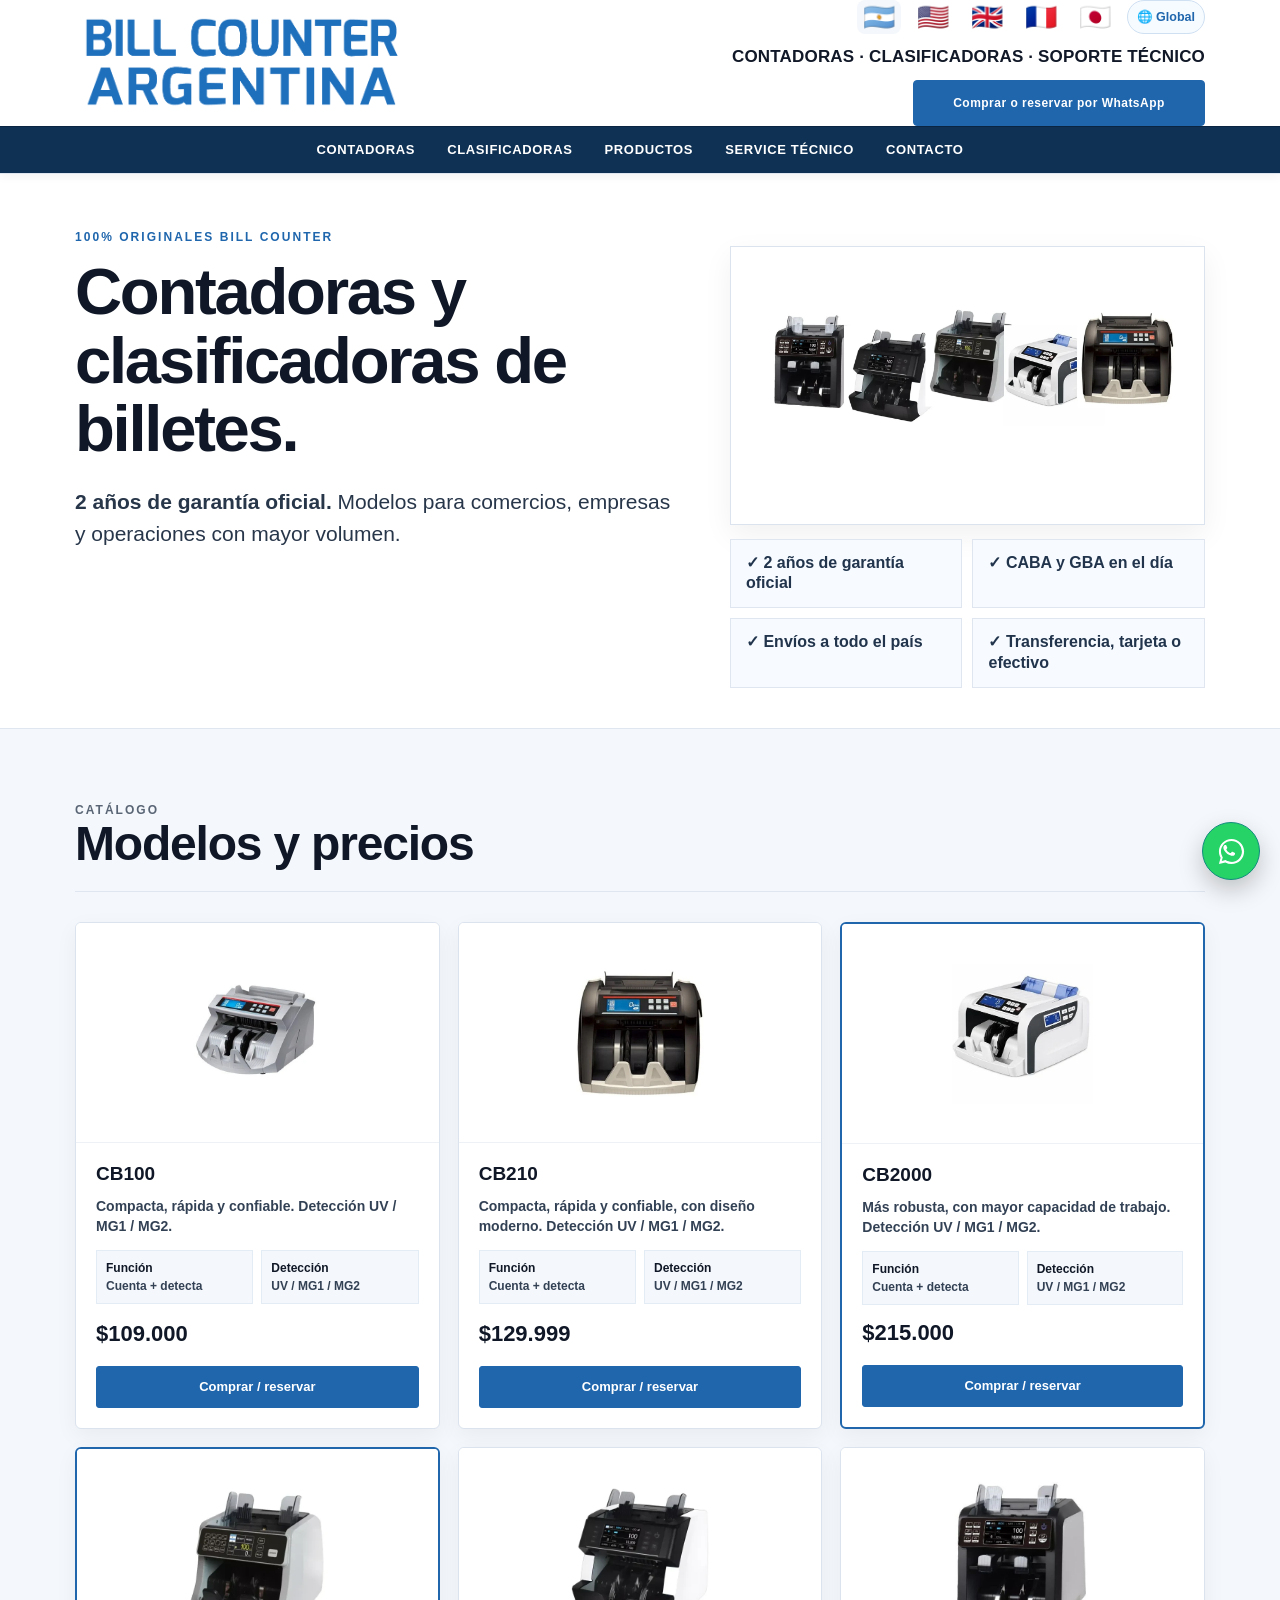
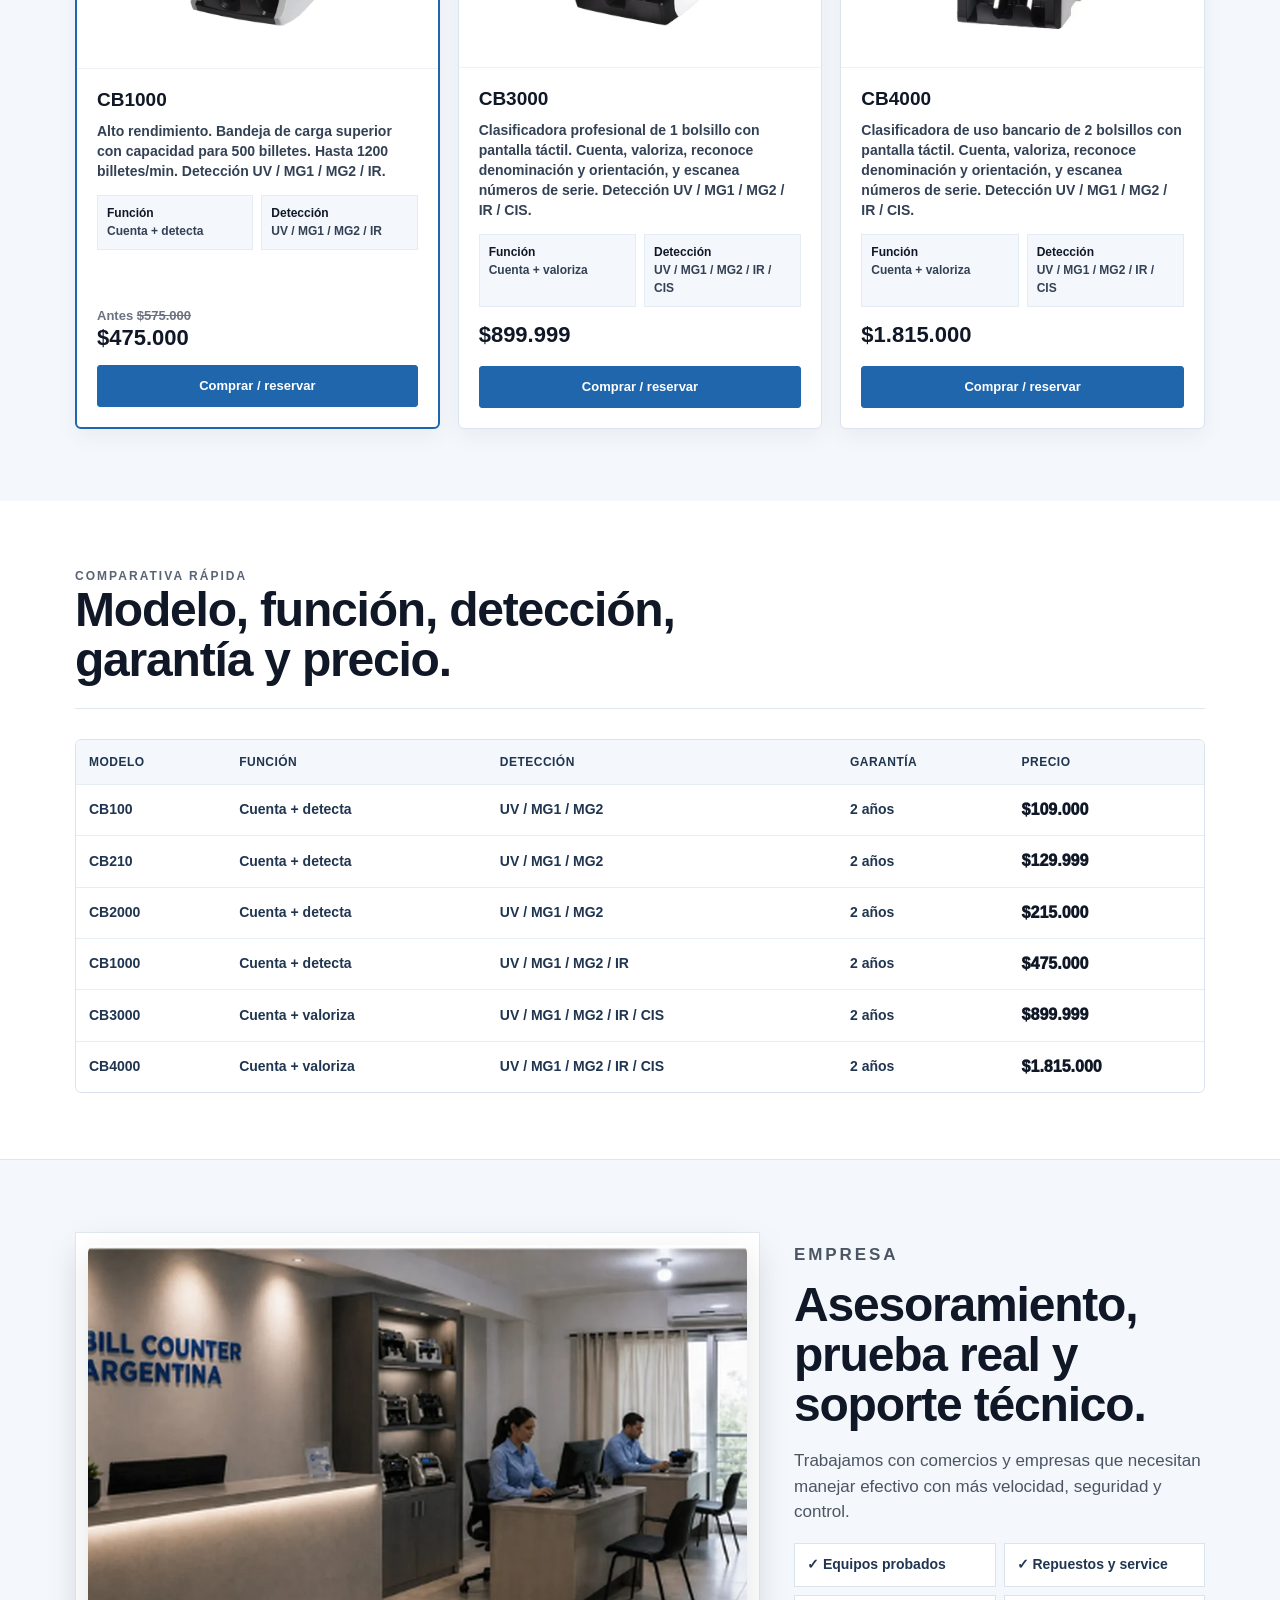
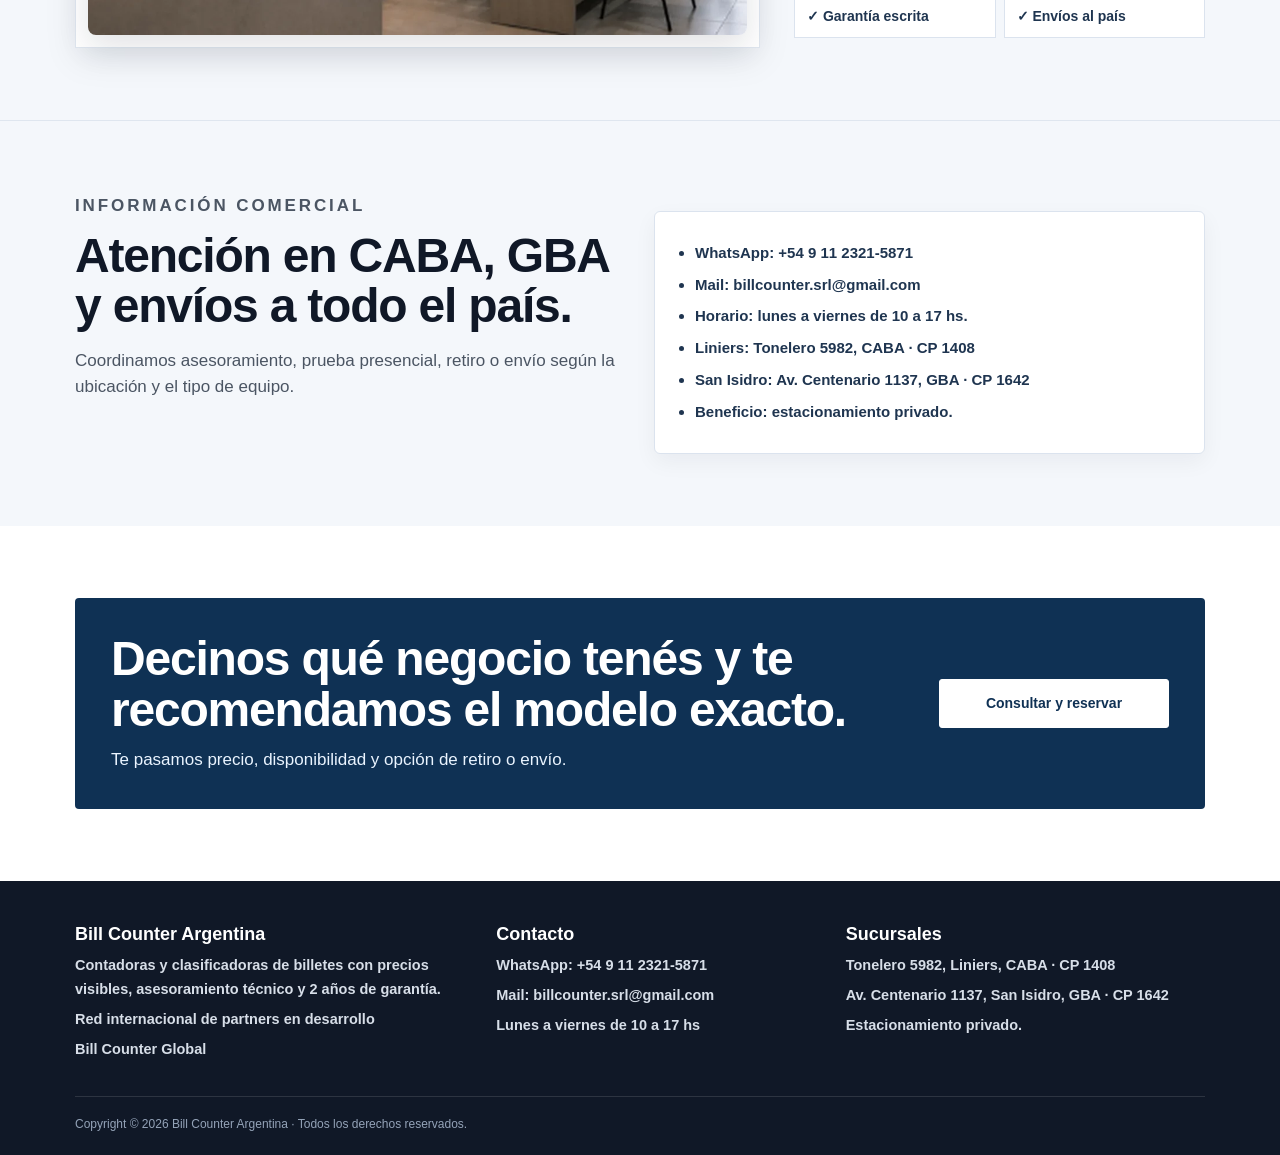
<file: index.html>
<!doctype html>
<html lang="es-AR">
<head>
  <meta charset="utf-8">
  <meta name="viewport" content="width=device-width, initial-scale=1">
  <title>Bill Counter Argentina | Contadoras y clasificadoras de billetes</title>
  <meta name="description" content="Contadoras y clasificadoras de billetes Bill Counter con precios visibles, detección de falsos, soporte local y 2 años de garantía.">
  <link rel="canonical" href="https://www.billcounter.com.ar/">
  <link rel="alternate" hreflang="es-AR" href="https://www.billcounter.com.ar/">
  <link rel="alternate" hreflang="en-US" href="https://www.billcounter.com.ar/en-us/">
  <link rel="alternate" hreflang="en-GB" href="https://www.billcounter.com.ar/en-gb/">
  <link rel="alternate" hreflang="fr" href="https://www.billcounter.com.ar/fr/">
  <link rel="alternate" hreflang="ja" href="https://www.billcounter.com.ar/ja/">
  <link rel="alternate" hreflang="x-default" href="https://www.billcounter.com.ar/">
  <meta property="og:title" content="Bill Counter Argentina | Contadoras y clasificadoras de billetes">
  <meta property="og:description" content="Modelos con precios visibles, garantía de 2 años, soporte técnico local y atención por WhatsApp.">
  <meta property="og:type" content="website">
  <meta property="og:image" content="https://www.billcounter.com.ar/assets/img/cb2000.webp">
  <link rel="stylesheet" href="assets/styles.css">
  <style>
    .conversion-hero{background:#fff;border-bottom:1px solid #dfe6ef;padding:54px 0 40px}.conversion-hero .hero-grid{grid-template-columns:1fr .78fr;gap:46px;align-items:start}.hero-copy h1{max-width:660px}.hero-side-panel{padding-top:18px}.hero-line-media{background:#fff;border:1px solid #dbe3ee;padding:12px;margin-bottom:14px;box-shadow:0 10px 28px rgba(16,24,39,.06)}.hero-line-media img{width:100%;height:auto}.hero-bullets{display:grid;grid-template-columns:repeat(2,1fr);gap:10px;margin:0}.hero-bullets div{border:1px solid #dfe6ef;background:#f7fbff;padding:13px 15px;font-weight:850;color:#21344c;line-height:1.3}.catalog-intro{display:grid;grid-template-columns:1fr;gap:20px;align-items:end}.catalog-intro p{max-width:620px}.product-card.featured-product{border:2px solid #1f66ad}.product-img{display:flex!important;align-items:center!important;justify-content:center!important;height:220px!important;padding:18px!important}.product-img img{width:auto!important;object-fit:contain!important;display:block!important;margin:auto!important}.product-img img.photo-cb100{max-height:136px!important;max-width:75.6%!important}.product-img img.photo-cb210{max-height:136px!important;max-width:75.6%!important}.product-img img.photo-cb2000{max-height:140px!important;max-width:77.9%!important}.product-img img.photo-cb1000{max-height:147px!important;max-width:81.6%!important}.product-img img.photo-cb3000{max-height:150px!important;max-width:83.2%!important}.product-img img.photo-cb4000{max-height:157px!important;max-width:87%!important}.product-short{font-weight:750;color:#334155;line-height:1.42}.product-meta{display:grid;grid-template-columns:1fr 1fr;gap:8px;margin-top:2px}.product-meta div{background:#f4f7fb;border:1px solid #e3ebf4;padding:8px 9px;font-size:12px;color:#334155;font-weight:750}.product-meta strong{display:block;color:#101827;font-size:12px;font-weight:900}.card-actions{display:grid}.card-actions .btn.small.whatsapp{text-align:center}.header-lang .global-link{font-size:12.5px!important;padding:6px 9px!important;border:1px solid #cfe0f2;border-radius:999px;background:#f6fbff;color:#1f66ad;text-decoration:none;font-weight:900;white-space:nowrap}.buy-table-wrap{overflow:auto;border:1px solid #dbe3ee;border-radius:6px;background:#fff}.buy-table{width:100%;border-collapse:collapse;min-width:760px}.buy-table th,.buy-table td{padding:13px;border-bottom:1px solid #e6edf5;text-align:left;font-size:14px}.buy-table th{background:#f4f7fb;color:#1f3550;text-transform:uppercase;letter-spacing:.04em;font-size:12px}.buy-table tbody td{font-weight:750;color:#1f3550}.buy-table tr:last-child td{border-bottom:0}.buy-table .price-cell{font-weight:950;color:#101827;font-size:16px}.institution-grid{display:grid;grid-template-columns:1.25fr .75fr;gap:34px;align-items:center}.office-card img{width:100%;height:390px;object-fit:cover;border-radius:8px;box-shadow:0 12px 32px rgba(16,24,39,.12)}.institution-list{display:grid;grid-template-columns:1fr 1fr;gap:8px;margin-top:18px}.institution-list div{background:#fff;border:1px solid #dbe3ee;padding:10px 12px;font-weight:850;color:#1f3550}.commercial-grid{display:grid;grid-template-columns:1fr 1fr;gap:28px;align-items:start}.detail-box{background:#fff;border:1px solid #dbe3ee;border-radius:6px;padding:22px;box-shadow:0 8px 22px rgba(16,24,39,.05)}.detail-box li{font-size:15px;font-weight:750;line-height:1.65;color:#1f3550}.footer-grid p,.footer-grid a{font-size:14.5px;font-weight:700;line-height:1.65}.price-note{font-size:13px;color:#596575;margin-top:12px}.fixed-wa{display:flex!important;align-items:center!important;justify-content:center!important;width:58px!important;height:58px!important;border-radius:999px!important;padding:0!important;background:#25D366!important;box-shadow:0 10px 24px rgba(0,0,0,.22)!important}.fixed-wa svg{width:31px;height:31px;display:block;fill:#fff}.fixed-wa span{display:none}@media(max-width:920px){.conversion-hero .hero-grid,.catalog-intro,.institution-grid,.commercial-grid{grid-template-columns:1fr}.hero-side-panel{padding-top:0}.institution-list{grid-template-columns:1fr}}@media(max-width:560px){body{font-size:14px;line-height:1.38}.container{width:min(100% - 24px,1130px)!important}.header-main{padding:12px 0!important}.header-main .brand img{width:205px!important;max-width:74vw!important}.header-right{margin-top:9px!important;gap:6px!important}.header-lang{gap:4px!important}.header-lang .flaglink{font-size:19px!important;padding:2px 3px!important}.header-lang .global-link{font-size:10.5px!important;padding:4px 6px!important}.header-claim{font-size:10.5px!important;line-height:1.25!important}.header-cta{padding:8px 10px!important;font-size:10.5px!important;max-width:300px!important}.nav-strip .corporate-navlinks{padding:7px 0!important;gap:9px!important;font-size:9px!important}.conversion-hero{padding:24px 0 22px!important}.hero-copy h1{font-size:30px!important;line-height:1.03!important}.lead{font-size:15px!important;line-height:1.45!important;margin-top:13px!important}.hero-line-media{padding:8px!important;margin:12px 0!important}.hero-bullets{grid-template-columns:1fr 1fr!important;gap:7px!important;margin-top:15px!important}.hero-bullets div{padding:8px!important;font-size:12px!important;line-height:1.25}.section,.compact-section{padding:30px 0!important}.formal-head{padding-bottom:13px!important;margin-bottom:16px!important}.eyebrow{font-size:10.5px!important;letter-spacing:.13em!important}h2{font-size:27px!important;line-height:1.04!important}.section-head p{font-size:14px!important;line-height:1.45}.product-grid.formal-grid{gap:10px!important}.product-img{height:145px!important;padding:10px!important}.product-img img.photo-cb100{max-height:90px!important}.product-img img.photo-cb210{max-height:90px!important}.product-img img.photo-cb2000{max-height:92px!important}.product-img img.photo-cb1000{max-height:97px!important}.product-img img.photo-cb3000{max-height:98px!important}.product-img img.photo-cb4000{max-height:103px!important}.card-body{padding:12px!important;gap:7px!important}.product-title{font-size:18px!important}.product-short{font-size:13px!important;font-weight:750!important}.product-meta{grid-template-columns:1fr 1fr!important;gap:5px!important}.product-meta div{font-size:11px!important;padding:6px!important}.price,.price-now{font-size:21px!important}.card-actions .btn.small{padding:8px 9px!important;font-size:11.5px!important}.buy-table{min-width:0!important}.buy-table th,.buy-table td{padding:9px 5px!important;font-size:11.5px!important}.buy-table .price-cell{font-size:12px!important}.office-card img{height:250px!important}.institution-list div{padding:9px!important;font-size:11.5px!important}.detail-box{padding:16px!important}.detail-box li{font-size:13.5px!important}.cta-band{padding:18px!important}.cta-band h2{font-size:24px!important}.cta-band p{font-size:14px!important}.footer{padding:28px 0 18px!important}.footer-grid{grid-template-columns:1fr!important;gap:16px!important}.footer p,.footer a{font-size:13.5px!important}.fixed-wa{width:54px!important;height:54px!important;right:12px!important;bottom:12px!important;font-size:0!important}.fixed-wa:after{content:none!important}.fixed-wa svg{width:29px!important;height:29px!important}}
  </style>
</head>
<body>
  <header class="topbar corporate-header">
    <div class="container header-main">
      <a class="brand" href="" aria-label="Bill Counter Argentina"><img src="assets/img/logo.png" alt="Bill Counter Argentina"></a>
      <div class="header-right"><div class="header-lang" aria-label="Idiomas"><a class="flaglink active" href="">🇦🇷</a><a class="flaglink" href="en-us/">🇺🇸</a><a class="flaglink" href="en-gb/">🇬🇧</a><a class="flaglink" href="fr/">🇫🇷</a><a class="flaglink" href="ja/">🇯🇵</a><a class="flaglink global-link" href="https://billcounterglobal.com/" target="_blank" rel="noopener">🌐 Global</a></div><p class="header-claim">Contadoras · clasificadoras · soporte técnico</p><a class="btn header-cta" href="https://wa.me/5491123215871?text=Hola%2C%20quiero%20comprar%20o%20reservar%20una%20contadora%20Bill%20Counter." target="_blank" rel="noopener">Comprar o reservar por WhatsApp</a></div>
    </div>
    <nav class="nav-strip" aria-label="Navegación principal"><div class="container navlinks corporate-navlinks"><a href="contadoras-de-billetes/">Contadoras</a><a href="clasificadoras-de-billetes/">Clasificadoras</a><a href="productos/">Productos</a><a href="service/">Service técnico</a><a href="contacto/">Contacto</a></div></nav>
  </header>

  <main>
    <section class="hero conversion-hero"><div class="container hero-grid"><div class="hero-copy"><p class="eyebrow">100% originales Bill Counter</p><h1>Contadoras y clasificadoras de billetes.</h1><p class="lead"><strong>2 años de garantía oficial.</strong> Modelos para comercios, empresas y operaciones con mayor volumen.</p></div><div class="hero-side-panel"><div class="hero-line-media"><img src="assets/img/linea-productos.webp" alt="Línea de contadoras y clasificadoras de billetes Bill Counter" width="1600" height="900"></div><div class="hero-bullets"><div>✓ 2 años de garantía oficial</div><div>✓ CABA y GBA en el día</div><div>✓ Envíos a todo el país</div><div>✓ Transferencia, tarjeta o efectivo</div></div></div></div></section>

    <section class="section soft" id="productos"><div class="container"><div class="section-head formal-head catalog-intro"><div><p class="eyebrow">Catálogo</p><h2>Modelos y precios</h2></div></div><div class="product-grid formal-grid">
      <article class="product-card"><a class="product-img" href="productos/billcounter-100/"><img class="photo-cb100" src="assets/img/billcounter-100.webp" alt="Contadora de billetes Bill Counter CB100" loading="lazy"></a><div class="card-body"><a class="product-title" href="productos/billcounter-100/">CB100</a><p class="product-short">Compacta, rápida y confiable. Detección UV / MG1 / MG2.</p><div class="product-meta"><div><strong>Función</strong>Cuenta + detecta</div><div><strong>Detección</strong>UV / MG1 / MG2</div></div><div class="price">$109.000</div><div class="card-actions"><a class="btn small whatsapp" href="https://wa.me/5491123215871?text=Hola%2C%20quiero%20comprar%20o%20reservar%20la%20Bill%20Counter%20CB100." target="_blank" rel="noopener">Comprar / reservar</a></div></div></article>
      <article class="product-card"><a class="product-img" href="productos/cb210/"><img class="photo-cb210" src="assets/img/cb210.webp" alt="Contadora de billetes Bill Counter CB210" loading="lazy"></a><div class="card-body"><a class="product-title" href="productos/cb210/">CB210</a><p class="product-short">Compacta, rápida y confiable, con diseño moderno. Detección UV / MG1 / MG2.</p><div class="product-meta"><div><strong>Función</strong>Cuenta + detecta</div><div><strong>Detección</strong>UV / MG1 / MG2</div></div><div class="price">$129.999</div><div class="card-actions"><a class="btn small whatsapp" href="https://wa.me/5491123215871?text=Hola%2C%20quiero%20comprar%20o%20reservar%20la%20Bill%20Counter%20CB210." target="_blank" rel="noopener">Comprar / reservar</a></div></div></article>
      <article class="product-card featured-product"><a class="product-img" href="productos/cb2000/"><img class="photo-cb2000" src="assets/img/cb2000.webp" alt="Contadora de billetes Bill Counter CB2000" loading="lazy"></a><div class="card-body"><a class="product-title" href="productos/cb2000/">CB2000</a><p class="product-short">Más robusta, con mayor capacidad de trabajo. Detección UV / MG1 / MG2.</p><div class="product-meta"><div><strong>Función</strong>Cuenta + detecta</div><div><strong>Detección</strong>UV / MG1 / MG2</div></div><div class="price">$215.000</div><div class="card-actions"><a class="btn small whatsapp" href="https://wa.me/5491123215871?text=Hola%2C%20quiero%20comprar%20o%20reservar%20la%20Bill%20Counter%20CB2000." target="_blank" rel="noopener">Comprar / reservar</a></div></div></article>
      <article class="product-card featured-product"><a class="product-img" href="productos/cb1000/"><img class="photo-cb1000" src="assets/img/cb1000.webp" alt="Contadora de billetes Bill Counter CB1000" loading="lazy"></a><div class="card-body"><a class="product-title" href="productos/cb1000/">CB1000</a><p class="product-short">Alto rendimiento. Bandeja de carga superior con capacidad para 500 billetes. Hasta 1200 billetes/min. Detección UV / MG1 / MG2 / IR.</p><div class="product-meta"><div><strong>Función</strong>Cuenta + detecta</div><div><strong>Detección</strong>UV / MG1 / MG2 / IR</div></div><div class="price price-offer"><span class="price-before">Antes <s>$575.000</s></span><span class="price-now">$475.000</span></div><div class="card-actions"><a class="btn small whatsapp" href="https://wa.me/5491123215871?text=Hola%2C%20quiero%20comprar%20o%20reservar%20la%20Bill%20Counter%20CB1000%20en%20oferta." target="_blank" rel="noopener">Comprar / reservar</a></div></div></article>
      <article class="product-card"><a class="product-img" href="productos/cb3000/"><img class="photo-cb3000" src="assets/img/cb3000.webp" alt="Clasificadora de billetes Bill Counter CB3000" loading="lazy"></a><div class="card-body"><a class="product-title" href="productos/cb3000/">CB3000</a><p class="product-short">Clasificadora profesional de 1 bolsillo con pantalla táctil. Cuenta, valoriza, reconoce denominación y orientación, y escanea números de serie. Detección UV / MG1 / MG2 / IR / CIS.</p><div class="product-meta"><div><strong>Función</strong>Cuenta + valoriza</div><div><strong>Detección</strong>UV / MG1 / MG2 / IR / CIS</div></div><div class="price">$899.999</div><div class="card-actions"><a class="btn small whatsapp" href="https://wa.me/5491123215871?text=Hola%2C%20quiero%20comprar%20o%20reservar%20la%20clasificadora%20Bill%20Counter%20CB3000." target="_blank" rel="noopener">Comprar / reservar</a></div></div></article>
      <article class="product-card"><a class="product-img" href="productos/cb4000/"><img class="photo-cb4000" src="assets/img/cb4000.webp" alt="Clasificadora de billetes Bill Counter CB4000" loading="lazy"></a><div class="card-body"><a class="product-title" href="productos/cb4000/">CB4000</a><p class="product-short">Clasificadora de uso bancario de 2 bolsillos con pantalla táctil. Cuenta, valoriza, reconoce denominación y orientación, y escanea números de serie. Detección UV / MG1 / MG2 / IR / CIS.</p><div class="product-meta"><div><strong>Función</strong>Cuenta + valoriza</div><div><strong>Detección</strong>UV / MG1 / MG2 / IR / CIS</div></div><div class="price">$1.815.000</div><div class="card-actions"><a class="btn small whatsapp" href="https://wa.me/5491123215871?text=Hola%2C%20quiero%20comprar%20o%20reservar%20la%20clasificadora%20Bill%20Counter%20CB4000." target="_blank" rel="noopener">Comprar / reservar</a></div></div></article>
    </div></div></section>

    <section class="section compact-section" id="comparativa"><div class="container"><div class="section-head formal-head"><div><p class="eyebrow">Comparativa rápida</p><h2>Modelo, función, detección, garantía y precio.</h2></div></div><div class="buy-table-wrap"><table class="buy-table"><thead><tr><th>Modelo</th><th>Función</th><th>Detección</th><th>Garantía</th><th>Precio</th></tr></thead><tbody><tr><td>CB100</td><td>Cuenta + detecta</td><td>UV / MG1 / MG2</td><td>2 años</td><td class="price-cell">$109.000</td></tr><tr><td>CB210</td><td>Cuenta + detecta</td><td>UV / MG1 / MG2</td><td>2 años</td><td class="price-cell">$129.999</td></tr><tr><td>CB2000</td><td>Cuenta + detecta</td><td>UV / MG1 / MG2</td><td>2 años</td><td class="price-cell">$215.000</td></tr><tr><td>CB1000</td><td>Cuenta + detecta</td><td>UV / MG1 / MG2 / IR</td><td>2 años</td><td class="price-cell">$475.000</td></tr><tr><td>CB3000</td><td>Cuenta + valoriza</td><td>UV / MG1 / MG2 / IR / CIS</td><td>2 años</td><td class="price-cell">$899.999</td></tr><tr><td>CB4000</td><td>Cuenta + valoriza</td><td>UV / MG1 / MG2 / IR / CIS</td><td>2 años</td><td class="price-cell">$1.815.000</td></tr></tbody></table></div></div></section>

    <section class="section soft institutional" id="quienes-somos"><div class="container institution-grid"><div class="office-card"><img src="assets/img/oficina-showroom.webp" alt="Showroom y atención comercial Bill Counter Argentina" loading="lazy"></div><div class="copy institutional-copy"><p class="eyebrow">Empresa</p><h2>Asesoramiento, prueba real y soporte técnico.</h2><p>Trabajamos con comercios y empresas que necesitan manejar efectivo con más velocidad, seguridad y control.</p><div class="institution-list"><div>✓ Equipos probados</div><div>✓ Repuestos y service</div><div>✓ Garantía escrita</div><div>✓ Envíos al país</div></div></div></div></section>

    <section class="section soft commercial-section"><div class="container commercial-grid"><div class="copy"><p class="eyebrow">Información comercial</p><h2>Atención en CABA, GBA y envíos a todo el país.</h2><p>Coordinamos asesoramiento, prueba presencial, retiro o envío según la ubicación y el tipo de equipo.</p></div><div class="detail-box formal-info"><ul class="list"><li><strong>WhatsApp:</strong> +54 9 11 2321-5871</li><li><strong>Mail:</strong> billcounter.srl@gmail.com</li><li><strong>Horario:</strong> lunes a viernes de 10 a 17 hs.</li><li><strong>Liniers:</strong> Tonelero 5982, CABA · CP 1408</li><li><strong>San Isidro:</strong> Av. Centenario 1137, GBA · CP 1642</li><li><strong>Beneficio:</strong> estacionamiento privado.</li></ul></div></div></section>

    <section class="section"><div class="container cta-band formal-cta"><div><h2>Decinos qué negocio tenés y te recomendamos el modelo exacto.</h2><p>Te pasamos precio, disponibilidad y opción de retiro o envío.</p></div><a class="btn dark" href="https://wa.me/5491123215871?text=Hola%2C%20quiero%20que%20me%20recomienden%20el%20modelo%20ideal%20y%20reservarlo.%20Mi%20negocio%20es%3A%20" target="_blank" rel="noopener">Consultar y reservar</a></div></section>
  </main>

  <footer class="footer"><div class="container"><div class="footer-grid"><div><h3>Bill Counter Argentina</h3><p>Contadoras y clasificadoras de billetes con precios visibles, asesoramiento técnico y 2 años de garantía.</p><p><a href="partners/">Red internacional de partners en desarrollo</a></p><p><a href="https://billcounterglobal.com/" target="_blank" rel="noopener">Bill Counter Global</a></p></div><div><h3>Contacto</h3><p>WhatsApp: <a href="https://wa.me/5491123215871?text=Hola%2C%20quiero%20consultar%20por%20Bill%20Counter.">+54 9 11 2321-5871</a></p><p>Mail: <a href="mailto:billcounter.srl@gmail.com">billcounter.srl@gmail.com</a></p><p>Lunes a viernes de 10 a 17 hs</p></div><div><h3>Sucursales</h3><p>Tonelero 5982, Liniers, CABA · CP 1408</p><p>Av. Centenario 1137, San Isidro, GBA · CP 1642</p><p>Estacionamiento privado.</p></div></div><div class="copyright">Copyright © 2026 Bill Counter Argentina · Todos los derechos reservados.</div></div></footer>
  <a class="btn whatsapp fixed-wa" href="https://wa.me/5491123215871?text=Hola%2C%20quiero%20asesoramiento%20para%20elegir%20una%20contadora%20de%20billetes." target="_blank" rel="noopener" aria-label="WhatsApp"><svg viewBox="0 0 32 32" aria-hidden="true"><path d="M19.11 17.2c-.3-.15-1.76-.87-2.03-.97-.27-.1-.47-.15-.67.15-.2.3-.77.97-.95 1.17-.17.2-.35.22-.65.07-.3-.15-1.26-.46-2.4-1.48-.89-.79-1.49-1.77-1.66-2.07-.17-.3-.02-.46.13-.61.13-.13.3-.35.45-.52.15-.17.2-.3.3-.5.1-.2.05-.37-.02-.52-.07-.15-.67-1.62-.92-2.22-.24-.58-.49-.5-.67-.51h-.57c-.2 0-.52.07-.8.37-.27.3-1.05 1.02-1.05 2.5s1.07 2.9 1.22 3.1c.15.2 2.1 3.2 5.08 4.48.71.31 1.26.49 1.69.63.71.23 1.36.2 1.87.12.57-.08 1.76-.72 2.01-1.42.25-.7.25-1.3.17-1.42-.07-.13-.27-.2-.57-.35z"/><path d="M16.02 3C8.85 3 3.03 8.82 3.03 15.99c0 2.29.6 4.52 1.74 6.49L3 29l6.68-1.75a12.9 12.9 0 0 0 6.34 1.62h.01c7.17 0 12.99-5.82 12.99-12.99C29.02 8.82 23.19 3 16.02 3zm0 23.67h-.01c-2.01 0-3.98-.54-5.7-1.55l-.41-.24-3.96 1.04 1.06-3.86-.27-.4a10.7 10.7 0 0 1-1.64-5.68c0-5.98 4.86-10.84 10.84-10.84 2.9 0 5.62 1.13 7.67 3.18a10.78 10.78 0 0 1 3.17 7.66c0 5.98-4.86 10.84-10.84 10.84z"/></svg><span>WhatsApp</span></a>
</body>
</html>
</file>
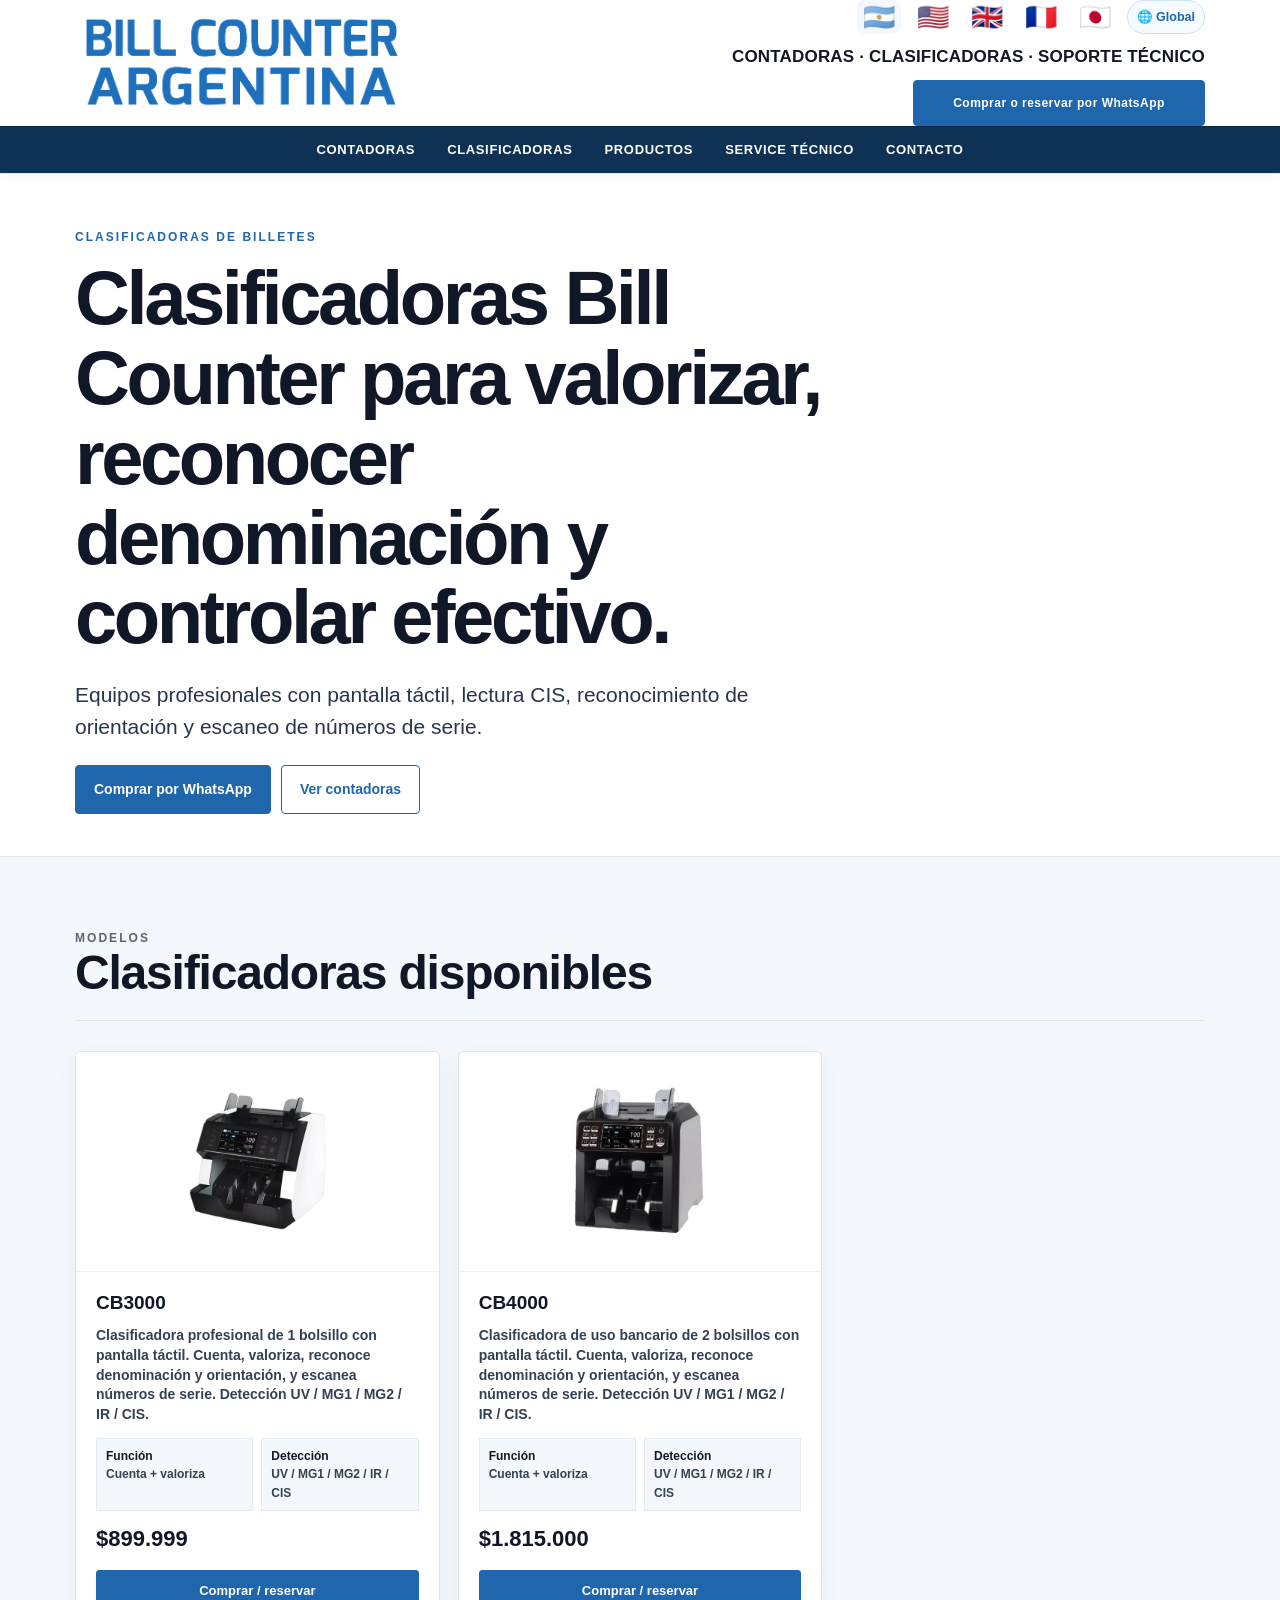
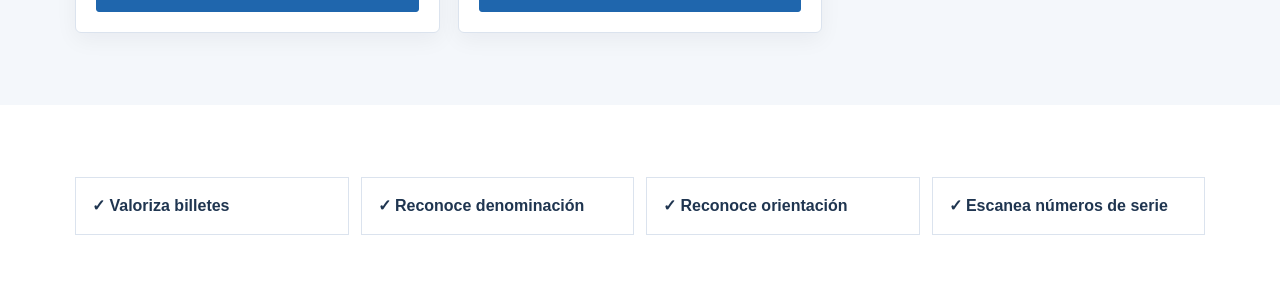
<file: clasificadoras-de-billetes/index.html>
<!doctype html>
<html lang="es-AR">
<head>
  <meta charset="utf-8">
  <meta name="viewport" content="width=device-width, initial-scale=1">
  <title>Clasificadoras de billetes Bill Counter | CB3000 y CB4000</title>
  <meta name="description" content="Clasificadoras de billetes Bill Counter CB3000 y CB4000. Valorizan, reconocen denominación y orientación, escanean números de serie y usan detección CIS.">
  <link rel="canonical" href="https://www.billcounter.com.ar/clasificadoras-de-billetes/">
  <meta property="og:title" content="Clasificadoras de billetes Bill Counter | CB3000 y CB4000">
  <meta property="og:description" content="Clasificadoras profesionales Bill Counter con reconocimiento de denominación, orientación y números de serie.">
  <meta property="og:type" content="website">
  <meta property="og:image" content="https://www.billcounter.com.ar/assets/img/linea-productos.webp">
  <link rel="stylesheet" href="../assets/styles.css">
  <style>
    .category-hero{background:#fff;border-bottom:1px solid #dfe6ef;padding:54px 0 42px}.category-hero h1{max-width:780px}.category-hero .lead{max-width:780px}.category-nav{display:flex;gap:10px;flex-wrap:wrap;margin-top:22px}.category-nav .btn{white-space:nowrap}.product-img{display:flex!important;align-items:center!important;justify-content:center!important;height:220px!important;padding:18px!important}.product-img img{width:auto!important;object-fit:contain!important;display:block!important;margin:auto!important}.product-img img.photo-cb3000{max-height:150px!important;max-width:83.2%!important}.product-img img.photo-cb4000{max-height:157px!important;max-width:87%!important}.product-short{font-weight:750;color:#334155;line-height:1.42}.product-meta{display:grid;grid-template-columns:1fr 1fr;gap:8px;margin-top:2px}.product-meta div{background:#f4f7fb;border:1px solid #e3ebf4;padding:8px 9px;font-size:12px;color:#334155;font-weight:750}.product-meta strong{display:block;color:#101827;font-size:12px;font-weight:900}.card-actions{display:grid}.card-actions .btn.small.whatsapp{text-align:center}.feature-grid{display:grid;grid-template-columns:repeat(4,1fr);gap:12px}.feature-grid div{background:#fff;border:1px solid #dbe3ee;padding:16px;font-weight:850;color:#1f3550}.header-lang .global-link{font-size:12.5px!important;padding:6px 9px!important;border:1px solid #cfe0f2;border-radius:999px;background:#f6fbff;color:#1f66ad;text-decoration:none;font-weight:900;white-space:nowrap}@media(max-width:920px){.feature-grid{grid-template-columns:1fr 1fr}}@media(max-width:560px){.feature-grid{grid-template-columns:1fr}.product-img{height:145px!important;padding:10px!important}.product-img img.photo-cb3000{max-height:98px!important}.product-img img.photo-cb4000{max-height:103px!important}.header-lang .global-link{font-size:10.5px!important;padding:4px 6px!important}.category-hero{padding:28px 0 24px!important}.category-nav .btn{width:100%;text-align:center}}
  </style>
</head>
<body>
  <header class="topbar corporate-header">
    <div class="container header-main">
      <a class="brand" href="../" aria-label="Bill Counter Argentina"><img src="../assets/img/logo.png" alt="Bill Counter Argentina"></a>
      <div class="header-right"><div class="header-lang" aria-label="Idiomas"><a class="flaglink active" href="../">🇦🇷</a><a class="flaglink" href="../en-us/">🇺🇸</a><a class="flaglink" href="../en-gb/">🇬🇧</a><a class="flaglink" href="../fr/">🇫🇷</a><a class="flaglink" href="../ja/">🇯🇵</a><a class="flaglink global-link" href="https://billcounterglobal.com/" target="_blank" rel="noopener">🌐 Global</a></div><p class="header-claim">Contadoras · clasificadoras · soporte técnico</p><a class="btn header-cta" href="https://wa.me/5491123215871?text=Hola%2C%20quiero%20comprar%20o%20reservar%20una%20clasificadora%20Bill%20Counter." target="_blank" rel="noopener">Comprar o reservar por WhatsApp</a></div>
    </div>
    <nav class="nav-strip" aria-label="Navegación principal"><div class="container navlinks corporate-navlinks"><a href="../contadoras-de-billetes/">Contadoras</a><a href="../clasificadoras-de-billetes/">Clasificadoras</a><a href="../productos/">Productos</a><a href="../service/">Service técnico</a><a href="../contacto/">Contacto</a></div></nav>
  </header>

  <main>
    <section class="category-hero"><div class="container"><p class="eyebrow">Clasificadoras de billetes</p><h1>Clasificadoras Bill Counter para valorizar, reconocer denominación y controlar efectivo.</h1><p class="lead">Equipos profesionales con pantalla táctil, lectura CIS, reconocimiento de orientación y escaneo de números de serie.</p><div class="category-nav"><a class="btn" href="https://wa.me/5491123215871?text=Hola%2C%20quiero%20comprar%20o%20reservar%20una%20clasificadora%20Bill%20Counter." target="_blank" rel="noopener">Comprar por WhatsApp</a><a class="btn ghost" href="../contadoras-de-billetes/">Ver contadoras</a></div></div></section>

    <section class="section soft"><div class="container"><div class="section-head formal-head"><div><p class="eyebrow">Modelos</p><h2>Clasificadoras disponibles</h2></div></div><div class="product-grid formal-grid">
      <article class="product-card"><a class="product-img" href="../productos/cb3000/"><img class="photo-cb3000" src="../assets/img/cb3000.webp" alt="Clasificadora de billetes Bill Counter CB3000" loading="lazy"></a><div class="card-body"><a class="product-title" href="../productos/cb3000/">CB3000</a><p class="product-short">Clasificadora profesional de 1 bolsillo con pantalla táctil. Cuenta, valoriza, reconoce denominación y orientación, y escanea números de serie. Detección UV / MG1 / MG2 / IR / CIS.</p><div class="product-meta"><div><strong>Función</strong>Cuenta + valoriza</div><div><strong>Detección</strong>UV / MG1 / MG2 / IR / CIS</div></div><div class="price">$899.999</div><div class="card-actions"><a class="btn small whatsapp" href="https://wa.me/5491123215871?text=Hola%2C%20quiero%20comprar%20o%20reservar%20la%20clasificadora%20Bill%20Counter%20CB3000." target="_blank" rel="noopener">Comprar / reservar</a></div></div></article>
      <article class="product-card"><a class="product-img" href="../productos/cb4000/"><img class="photo-cb4000" src="../assets/img/cb4000.webp" alt="Clasificadora de billetes Bill Counter CB4000" loading="lazy"></a><div class="card-body"><a class="product-title" href="../productos/cb4000/">CB4000</a><p class="product-short">Clasificadora de uso bancario de 2 bolsillos con pantalla táctil. Cuenta, valoriza, reconoce denominación y orientación, y escanea números de serie. Detección UV / MG1 / MG2 / IR / CIS.</p><div class="product-meta"><div><strong>Función</strong>Cuenta + valoriza</div><div><strong>Detección</strong>UV / MG1 / MG2 / IR / CIS</div></div><div class="price">$1.815.000</div><div class="card-actions"><a class="btn small whatsapp" href="https://wa.me/5491123215871?text=Hola%2C%20quiero%20comprar%20o%20reservar%20la%20clasificadora%20Bill%20Counter%20CB4000." target="_blank" rel="noopener">Comprar / reservar</a></div></div></article>
    </div></div></section>

    <section class="section"><div class="container"><div class="feature-grid"><div>✓ Valoriza billetes</div><div>✓ Reconoce denominación</div><div>✓ Reconoce orientación</div><div>✓ Escanea números de serie</div></div></div></section>
  </main>
</body>
</html>
</file>
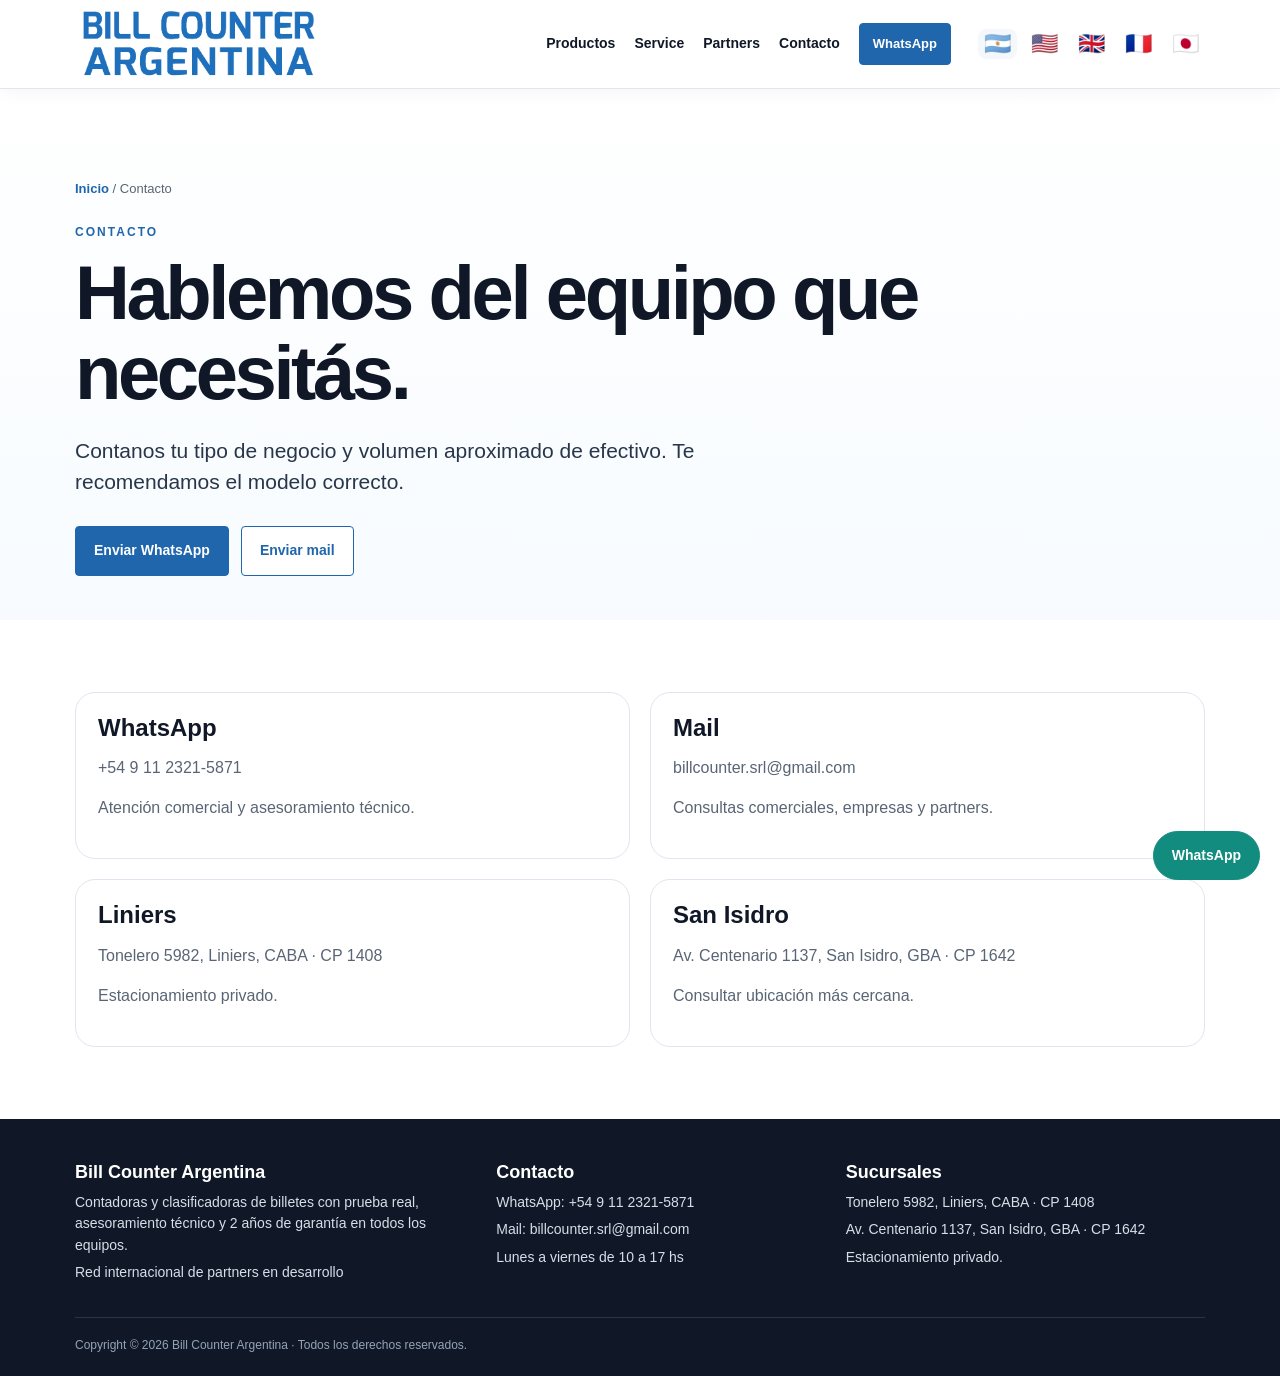
<file: contacto/index.html>
<!doctype html>
<html lang="es-AR">
<head>
  <meta charset="utf-8">
  <meta name="viewport" content="width=device-width, initial-scale=1">
  <title>Contacto Bill Counter Argentina</title>
  <meta name="description" content="Contactá a Bill Counter Argentina por WhatsApp o mail. Horarios, sucursales en Liniers y San Isidro, asesoramiento técnico y comercial.">
  <link rel="canonical" href="https://www.billcounter.com.ar/contacto/">
  
    <link rel="alternate" hreflang="es-AR" href="https://www.billcounter.com.ar/">
    <link rel="alternate" hreflang="en-US" href="https://www.billcounter.com.ar/en-us/">
    <link rel="alternate" hreflang="en-GB" href="https://www.billcounter.com.ar/en-gb/">
    <link rel="alternate" hreflang="fr" href="https://www.billcounter.com.ar/fr/">
    <link rel="alternate" hreflang="ja" href="https://www.billcounter.com.ar/ja/">
    <link rel="alternate" hreflang="x-default" href="https://www.billcounter.com.ar/">
    
  <meta property="og:title" content="Contacto Bill Counter Argentina">
  <meta property="og:description" content="WhatsApp, mail, horarios y sucursales de Bill Counter Argentina.">
  <meta property="og:type" content="website">
  <meta property="og:image" content="https://www.billcounter.com.ar/assets/img/linea-productos.webp">
  <link rel="stylesheet" href="../assets/styles.css">
</head>
<body>

    <header class="topbar">
      <div class="container nav">
        <a class="brand" href="../">
          <img src="../assets/img/logo.png" alt="Bill Counter Argentina">
        </a>
        
      <nav class="navlinks" aria-label="Navegación principal">
        <a href="../#productos">Productos</a>
        <a href="../service/">Service</a>
        <a href="../partners/">Partners</a>
        <a href="../contacto/">Contacto</a>
        <a class="btn small whatsapp" href="https://wa.me/5491123215871?text=Hola%2C%20quiero%20asesoramiento%20para%20elegir%20una%20contadora%20de%20billetes." target="_blank" rel="noopener">WhatsApp</a>
        <span class="langs" aria-label="Idiomas">
          <a class="flaglink active" href="../">🇦🇷</a>
          <a class="flaglink" href="../en-us/">🇺🇸</a>
          <a class="flaglink" href="../en-gb/">🇬🇧</a>
          <a class="flaglink" href="../fr/">🇫🇷</a>
          <a class="flaglink" href="../ja/">🇯🇵</a>
        </span>
      </nav>
    
        <div class="mobile-menu"><a href="../#productos">Productos</a><span>·</span><a href="../contacto/">Contacto</a><span class="mobile-flags" aria-label="Idiomas"><a class="flaglink active" href="../">🇦🇷</a><a class="flaglink" href="../en-us/">🇺🇸</a><a class="flaglink" href="../en-gb/">🇬🇧</a><a class="flaglink" href="../fr/">🇫🇷</a><a class="flaglink" href="../ja/">🇯🇵</a></span></div>
      </div>
    </header>
    
<main>
<section class="lang-hero">
  <div class="container">
    <div class="breadcrumb"><a href="../">Inicio</a> / Contacto</div>
    <p class="eyebrow">Contacto</p>
    <h1>Hablemos del equipo que necesitás.</h1>
    <p class="lead">Contanos tu tipo de negocio y volumen aproximado de efectivo. Te recomendamos el modelo correcto.</p>
    <div class="hero-actions">
      <a class="btn whatsapp" href="https://wa.me/5491123215871?text=Hola%2C%20quiero%20consultar%20por%20una%20contadora%20o%20clasificadora%20Bill%20Counter." target="_blank" rel="noopener">Enviar WhatsApp</a>
      <a class="btn ghost" href="mailto:billcounter.srl@gmail.com">Enviar mail</a>
    </div>
  </div>
</section>
<section class="section">
  <div class="container partner-grid">
    <div class="partner-card"><h3>WhatsApp</h3><p>+54 9 11 2321-5871</p><p>Atención comercial y asesoramiento técnico.</p></div>
    <div class="partner-card"><h3>Mail</h3><p>billcounter.srl@gmail.com</p><p>Consultas comerciales, empresas y partners.</p></div>
    <div class="partner-card"><h3>Liniers</h3><p>Tonelero 5982, Liniers, CABA · CP 1408</p><p>Estacionamiento privado.</p></div>
    <div class="partner-card"><h3>San Isidro</h3><p>Av. Centenario 1137, San Isidro, GBA · CP 1642</p><p>Consultar ubicación más cercana.</p></div>
  </div>
</section>
</main>

    <footer class="footer">
      <div class="container">
        <div class="footer-grid">
          <div>
            <h3>Bill Counter Argentina</h3>
            <p>Contadoras y clasificadoras de billetes con prueba real, asesoramiento técnico y 2 años de garantía en todos los equipos.</p>
            <p><a href="../partners/">Red internacional de partners en desarrollo</a></p>
          </div>
          <div>
            <h3>Contacto</h3>
            <p>WhatsApp: <a href="https://wa.me/5491123215871?text=Hola%2C%20quiero%20consultar%20por%20Bill%20Counter.">+54 9 11 2321-5871</a></p>
            <p>Mail: <a href="mailto:billcounter.srl@gmail.com">billcounter.srl@gmail.com</a></p>
            <p>Lunes a viernes de 10 a 17 hs</p>
          </div>
          <div>
            <h3>Sucursales</h3>
            <p>Tonelero 5982, Liniers, CABA · CP 1408</p>
            <p>Av. Centenario 1137, San Isidro, GBA · CP 1642</p>
            <p>Estacionamiento privado.</p>
          </div>
        </div>
        <div class="copyright">Copyright © 2026 Bill Counter Argentina · Todos los derechos reservados.</div>
      </div>
    </footer>
    <a class="btn whatsapp fixed-wa" href="https://wa.me/5491123215871?text=Hola%2C%20quiero%20asesoramiento%20para%20elegir%20una%20contadora%20de%20billetes." target="_blank" rel="noopener">WhatsApp</a>
    </body></html>
</file>
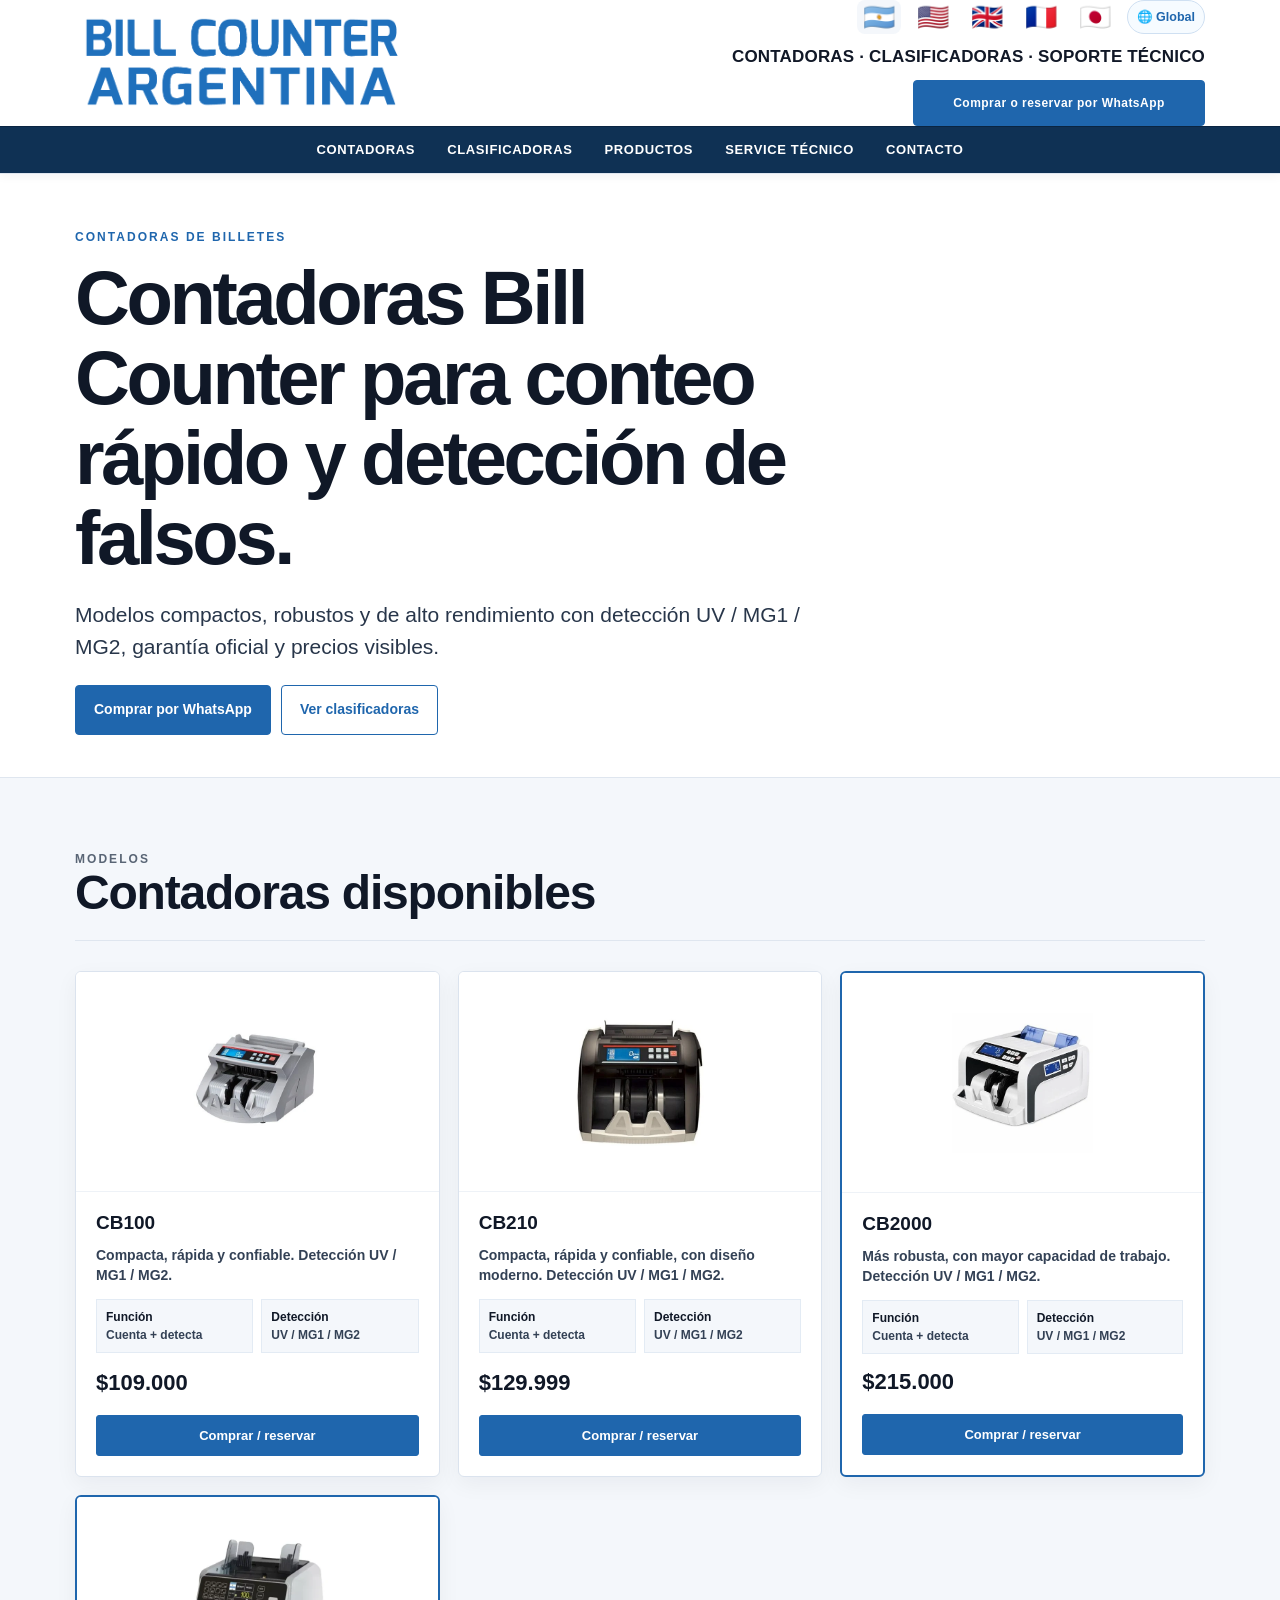
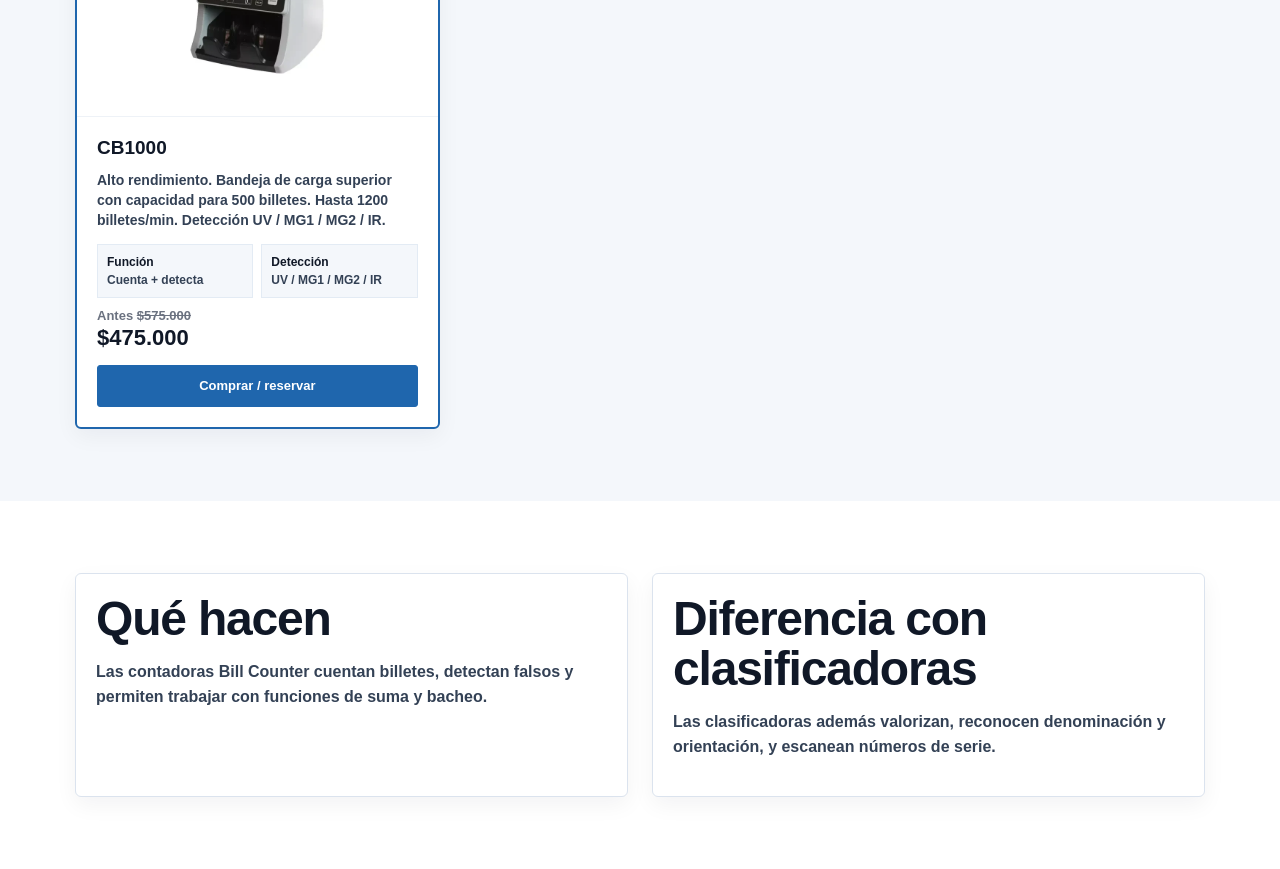
<file: contadoras-de-billetes/index.html>
<!doctype html>
<html lang="es-AR">
<head>
  <meta charset="utf-8">
  <meta name="viewport" content="width=device-width, initial-scale=1">
  <title>Contadoras de billetes Bill Counter | Precios y modelos</title>
  <meta name="description" content="Contadoras de billetes Bill Counter CB100, CB210, CB2000 y CB1000 con detección UV, MG1, MG2, garantía oficial y atención por WhatsApp.">
  <link rel="canonical" href="https://www.billcounter.com.ar/contadoras-de-billetes/">
  <meta property="og:title" content="Contadoras de billetes Bill Counter | Precios y modelos">
  <meta property="og:description" content="Contadoras Bill Counter con precios visibles, detección de falsos, garantía oficial y atención por WhatsApp.">
  <meta property="og:type" content="website">
  <meta property="og:image" content="https://www.billcounter.com.ar/assets/img/linea-productos.webp">
  <link rel="stylesheet" href="../assets/styles.css">
  <style>
    .category-hero{background:#fff;border-bottom:1px solid #dfe6ef;padding:54px 0 42px}.category-hero h1{max-width:760px}.category-hero .lead{max-width:760px}.category-nav{display:flex;gap:10px;flex-wrap:wrap;margin-top:22px}.category-nav .btn{white-space:nowrap}.product-card.featured-product{border:2px solid #1f66ad}.product-img{display:flex!important;align-items:center!important;justify-content:center!important;height:220px!important;padding:18px!important}.product-img img{width:auto!important;object-fit:contain!important;display:block!important;margin:auto!important}.product-img img.photo-cb100{max-height:136px!important;max-width:75.6%!important}.product-img img.photo-cb210{max-height:136px!important;max-width:75.6%!important}.product-img img.photo-cb2000{max-height:140px!important;max-width:77.9%!important}.product-img img.photo-cb1000{max-height:147px!important;max-width:81.6%!important}.product-short{font-weight:750;color:#334155;line-height:1.42}.product-meta{display:grid;grid-template-columns:1fr 1fr;gap:8px;margin-top:2px}.product-meta div{background:#f4f7fb;border:1px solid #e3ebf4;padding:8px 9px;font-size:12px;color:#334155;font-weight:750}.product-meta strong{display:block;color:#101827;font-size:12px;font-weight:900}.card-actions{display:grid}.card-actions .btn.small.whatsapp{text-align:center}.category-copy{display:grid;grid-template-columns:1fr 1fr;gap:24px}.info-box{background:#fff;border:1px solid #dbe3ee;border-radius:6px;padding:20px;box-shadow:0 8px 22px rgba(16,24,39,.05)}.info-box p{font-weight:750;color:#334155;line-height:1.55}.header-lang .global-link{font-size:12.5px!important;padding:6px 9px!important;border:1px solid #cfe0f2;border-radius:999px;background:#f6fbff;color:#1f66ad;text-decoration:none;font-weight:900;white-space:nowrap}@media(max-width:920px){.category-copy{grid-template-columns:1fr}}@media(max-width:560px){.product-img{height:145px!important;padding:10px!important}.product-img img.photo-cb100{max-height:90px!important}.product-img img.photo-cb210{max-height:90px!important}.product-img img.photo-cb2000{max-height:92px!important}.product-img img.photo-cb1000{max-height:97px!important}.header-lang .global-link{font-size:10.5px!important;padding:4px 6px!important}.category-hero{padding:28px 0 24px!important}.category-nav .btn{width:100%;text-align:center}}
  </style>
</head>
<body>
  <header class="topbar corporate-header">
    <div class="container header-main">
      <a class="brand" href="../" aria-label="Bill Counter Argentina"><img src="../assets/img/logo.png" alt="Bill Counter Argentina"></a>
      <div class="header-right"><div class="header-lang" aria-label="Idiomas"><a class="flaglink active" href="../">🇦🇷</a><a class="flaglink" href="../en-us/">🇺🇸</a><a class="flaglink" href="../en-gb/">🇬🇧</a><a class="flaglink" href="../fr/">🇫🇷</a><a class="flaglink" href="../ja/">🇯🇵</a><a class="flaglink global-link" href="https://billcounterglobal.com/" target="_blank" rel="noopener">🌐 Global</a></div><p class="header-claim">Contadoras · clasificadoras · soporte técnico</p><a class="btn header-cta" href="https://wa.me/5491123215871?text=Hola%2C%20quiero%20comprar%20o%20reservar%20una%20contadora%20Bill%20Counter." target="_blank" rel="noopener">Comprar o reservar por WhatsApp</a></div>
    </div>
    <nav class="nav-strip" aria-label="Navegación principal"><div class="container navlinks corporate-navlinks"><a href="../contadoras-de-billetes/">Contadoras</a><a href="../clasificadoras-de-billetes/">Clasificadoras</a><a href="../productos/">Productos</a><a href="../service/">Service técnico</a><a href="../contacto/">Contacto</a></div></nav>
  </header>

  <main>
    <section class="category-hero"><div class="container"><p class="eyebrow">Contadoras de billetes</p><h1>Contadoras Bill Counter para conteo rápido y detección de falsos.</h1><p class="lead">Modelos compactos, robustos y de alto rendimiento con detección UV / MG1 / MG2, garantía oficial y precios visibles.</p><div class="category-nav"><a class="btn" href="https://wa.me/5491123215871?text=Hola%2C%20quiero%20comprar%20o%20reservar%20una%20contadora%20Bill%20Counter." target="_blank" rel="noopener">Comprar por WhatsApp</a><a class="btn ghost" href="../clasificadoras-de-billetes/">Ver clasificadoras</a></div></div></section>

    <section class="section soft"><div class="container"><div class="section-head formal-head"><div><p class="eyebrow">Modelos</p><h2>Contadoras disponibles</h2></div></div><div class="product-grid formal-grid">
      <article class="product-card"><a class="product-img" href="../productos/billcounter-100/"><img class="photo-cb100" src="../assets/img/billcounter-100.webp" alt="Contadora de billetes Bill Counter CB100" loading="lazy"></a><div class="card-body"><a class="product-title" href="../productos/billcounter-100/">CB100</a><p class="product-short">Compacta, rápida y confiable. Detección UV / MG1 / MG2.</p><div class="product-meta"><div><strong>Función</strong>Cuenta + detecta</div><div><strong>Detección</strong>UV / MG1 / MG2</div></div><div class="price">$109.000</div><div class="card-actions"><a class="btn small whatsapp" href="https://wa.me/5491123215871?text=Hola%2C%20quiero%20comprar%20o%20reservar%20la%20Bill%20Counter%20CB100." target="_blank" rel="noopener">Comprar / reservar</a></div></div></article>
      <article class="product-card"><a class="product-img" href="../productos/cb210/"><img class="photo-cb210" src="../assets/img/cb210.webp" alt="Contadora de billetes Bill Counter CB210" loading="lazy"></a><div class="card-body"><a class="product-title" href="../productos/cb210/">CB210</a><p class="product-short">Compacta, rápida y confiable, con diseño moderno. Detección UV / MG1 / MG2.</p><div class="product-meta"><div><strong>Función</strong>Cuenta + detecta</div><div><strong>Detección</strong>UV / MG1 / MG2</div></div><div class="price">$129.999</div><div class="card-actions"><a class="btn small whatsapp" href="https://wa.me/5491123215871?text=Hola%2C%20quiero%20comprar%20o%20reservar%20la%20Bill%20Counter%20CB210." target="_blank" rel="noopener">Comprar / reservar</a></div></div></article>
      <article class="product-card featured-product"><a class="product-img" href="../productos/cb2000/"><img class="photo-cb2000" src="../assets/img/cb2000.webp" alt="Contadora de billetes Bill Counter CB2000" loading="lazy"></a><div class="card-body"><a class="product-title" href="../productos/cb2000/">CB2000</a><p class="product-short">Más robusta, con mayor capacidad de trabajo. Detección UV / MG1 / MG2.</p><div class="product-meta"><div><strong>Función</strong>Cuenta + detecta</div><div><strong>Detección</strong>UV / MG1 / MG2</div></div><div class="price">$215.000</div><div class="card-actions"><a class="btn small whatsapp" href="https://wa.me/5491123215871?text=Hola%2C%20quiero%20comprar%20o%20reservar%20la%20Bill%20Counter%20CB2000." target="_blank" rel="noopener">Comprar / reservar</a></div></div></article>
      <article class="product-card featured-product"><a class="product-img" href="../productos/cb1000/"><img class="photo-cb1000" src="../assets/img/cb1000.webp" alt="Contadora de billetes Bill Counter CB1000" loading="lazy"></a><div class="card-body"><a class="product-title" href="../productos/cb1000/">CB1000</a><p class="product-short">Alto rendimiento. Bandeja de carga superior con capacidad para 500 billetes. Hasta 1200 billetes/min. Detección UV / MG1 / MG2 / IR.</p><div class="product-meta"><div><strong>Función</strong>Cuenta + detecta</div><div><strong>Detección</strong>UV / MG1 / MG2 / IR</div></div><div class="price price-offer"><span class="price-before">Antes <s>$575.000</s></span><span class="price-now">$475.000</span></div><div class="card-actions"><a class="btn small whatsapp" href="https://wa.me/5491123215871?text=Hola%2C%20quiero%20comprar%20o%20reservar%20la%20Bill%20Counter%20CB1000%20en%20oferta." target="_blank" rel="noopener">Comprar / reservar</a></div></div></article>
    </div></div></section>

    <section class="section"><div class="container category-copy"><div class="info-box"><h2>Qué hacen</h2><p>Las contadoras Bill Counter cuentan billetes, detectan falsos y permiten trabajar con funciones de suma y bacheo.</p></div><div class="info-box"><h2>Diferencia con clasificadoras</h2><p>Las clasificadoras además valorizan, reconocen denominación y orientación, y escanean números de serie.</p></div></div></section>
  </main>
</body>
</html>
</file>
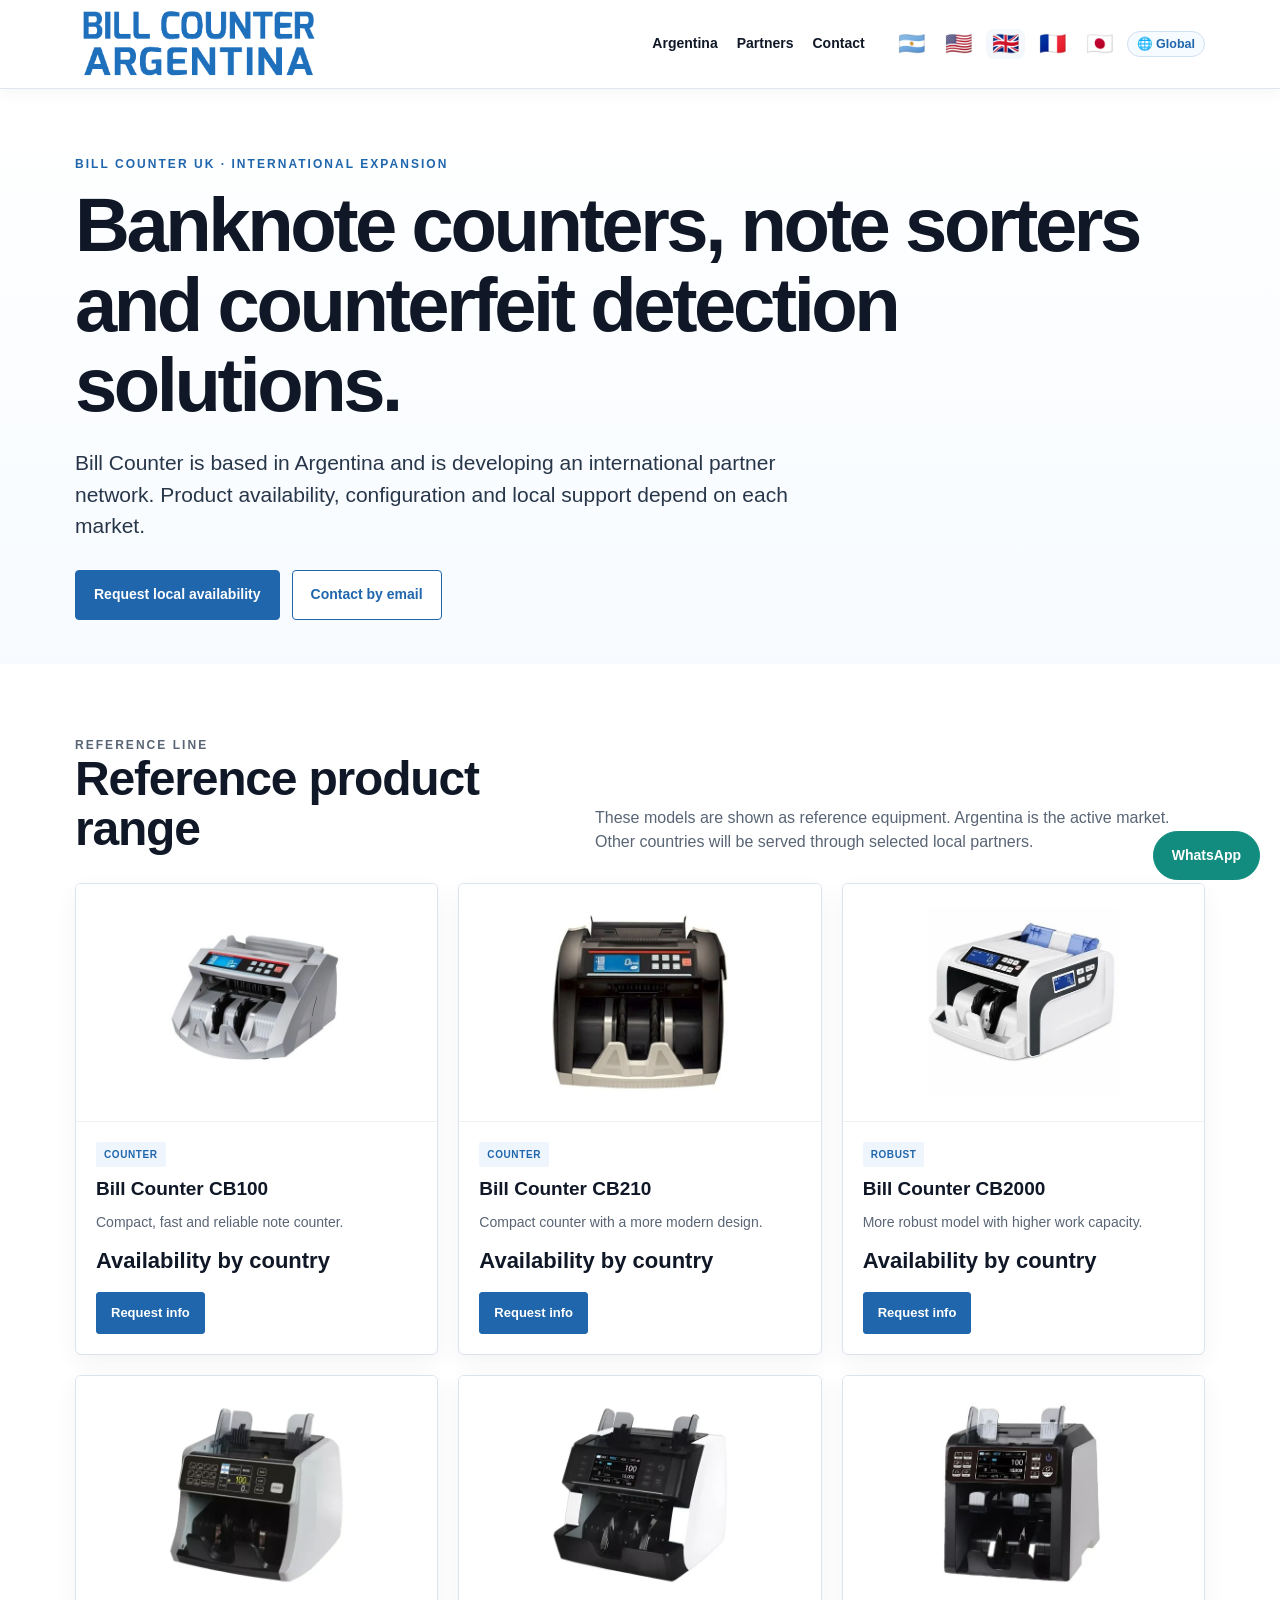
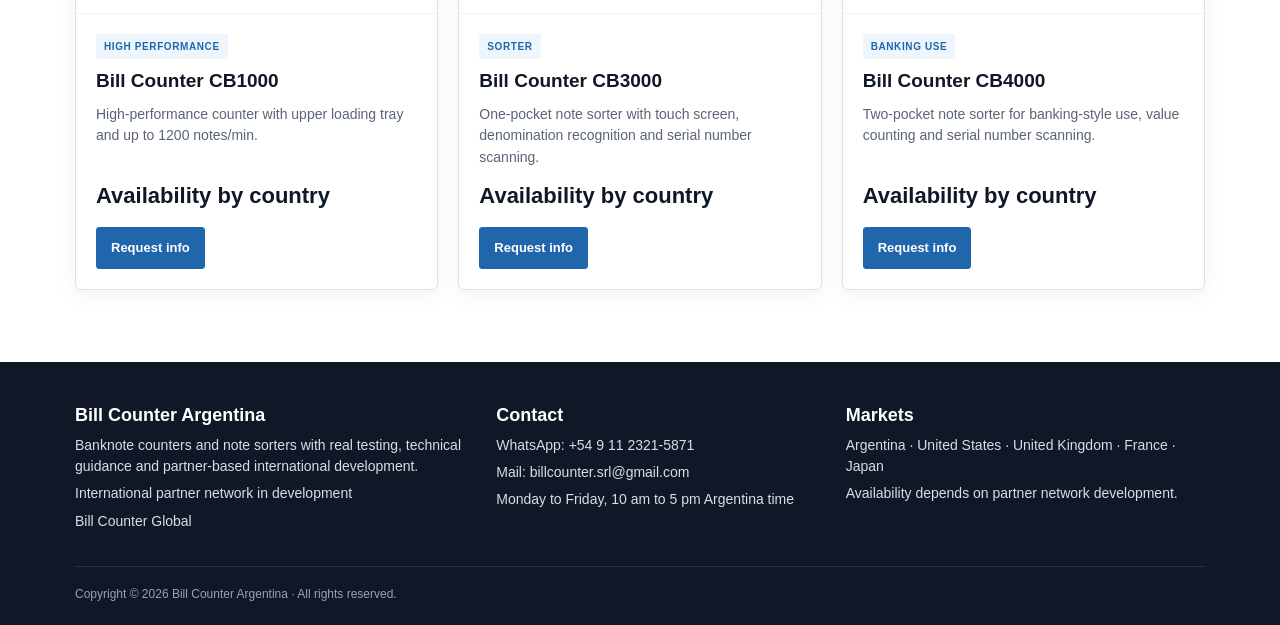
<file: en-gb/index.html>
<!doctype html>
<html lang="en-GB">
<head>
  <meta charset="utf-8">
  <meta name="viewport" content="width=device-width, initial-scale=1">
  <title>Bill Counter UK | Banknote counters and note sorters</title>
  <meta name="description" content="Bill Counter UK reference page for banknote counters, note sorters and counterfeit detection equipment. Local availability and partner network in development.">
  <link rel="canonical" href="https://www.billcounter.com.ar/en-gb/">
  <link rel="alternate" hreflang="es-AR" href="https://www.billcounter.com.ar/">
  <link rel="alternate" hreflang="en-US" href="https://www.billcounter.com.ar/en-us/">
  <link rel="alternate" hreflang="en-GB" href="https://www.billcounter.com.ar/en-gb/">
  <link rel="alternate" hreflang="fr" href="https://www.billcounter.com.ar/fr/">
  <link rel="alternate" hreflang="ja" href="https://www.billcounter.com.ar/ja/">
  <link rel="alternate" hreflang="x-default" href="https://www.billcounter.com.ar/">
  <meta property="og:title" content="Bill Counter UK | Banknote counters and note sorters">
  <meta property="og:description" content="UK reference page for banknote counters, note sorters and counterfeit detection equipment.">
  <meta property="og:type" content="website">
  <meta property="og:image" content="https://www.billcounter.com.ar/assets/img/linea-productos.webp">
  <link rel="stylesheet" href="../assets/styles.css">
  <style>.navlinks .global-link,.mobile-flags .global-link{font-size:12.5px;padding:6px 9px;border:1px solid #cfe0f2;border-radius:999px;background:#f6fbff;color:#1f66ad;text-decoration:none;font-weight:900;white-space:nowrap}@media(max-width:560px){.navlinks .global-link,.mobile-flags .global-link{font-size:10.5px;padding:4px 6px}}</style>
</head>
<body>
  <header class="topbar"><div class="container nav"><a class="brand" href="../"><img src="../assets/img/logo.png" alt="Bill Counter Argentina"></a><nav class="navlinks" aria-label="Language navigation"><a href="../">Argentina</a><a href="../partners/">Partners</a><a href="../contacto/">Contact</a><span class="langs" aria-label="Languages"><a class="flaglink" href="../">🇦🇷</a><a class="flaglink" href="../en-us/">🇺🇸</a><a class="flaglink active" href="../en-gb/">🇬🇧</a><a class="flaglink" href="../fr/">🇫🇷</a><a class="flaglink" href="../ja/">🇯🇵</a><a class="flaglink global-link" href="https://billcounterglobal.com/" target="_blank" rel="noopener">🌐 Global</a></span></nav><div class="mobile-menu"><a href="#products">Products</a><span>·</span><a href="../contacto/">Contact</a><span class="mobile-flags" aria-label="Languages"><a class="flaglink" href="../">🇦🇷</a><a class="flaglink" href="../en-us/">🇺🇸</a><a class="flaglink active" href="../en-gb/">🇬🇧</a><a class="flaglink" href="../fr/">🇫🇷</a><a class="flaglink" href="../ja/">🇯🇵</a><a class="flaglink global-link" href="https://billcounterglobal.com/" target="_blank" rel="noopener">🌐 Global</a></span></div></div></header>
  <main>
    <section class="lang-hero"><div class="container"><p class="eyebrow">Bill Counter UK · International expansion</p><h1>Banknote counters, note sorters and counterfeit detection solutions.</h1><p class="lead">Bill Counter is based in Argentina and is developing an international partner network. Product availability, configuration and local support depend on each market.</p><div class="hero-actions"><a class="btn whatsapp" href="https://wa.me/5491123215871?text=Hello%2C%20I%20want%20information%20about%20Bill%20Counter%20availability%20in%20the%20United%20Kingdom." target="_blank" rel="noopener">Request local availability</a><a class="btn ghost" href="mailto:billcounter.srl@gmail.com">Contact by email</a></div></div></section>
    <section class="section" id="products"><div class="container"><div class="section-head"><div><p class="eyebrow">Reference line</p><h2>Reference product range</h2></div><p>These models are shown as reference equipment. Argentina is the active market. Other countries will be served through selected local partners.</p></div><div class="product-grid">
      <article class="product-card"><a class="product-img" href="../productos/billcounter-100/"><img src="../assets/img/billcounter-100.webp" alt="Bill Counter CB100 note counter" loading="lazy"></a><div class="card-body"><span class="badge">Counter</span><a class="product-title" href="../productos/billcounter-100/">Bill Counter CB100</a><p class="product-short">Compact, fast and reliable note counter.</p><div class="price">Availability by country</div><div class="card-actions"><a class="btn small whatsapp" href="https://wa.me/5491123215871?text=Hello%2C%20I%20want%20information%20about%20Bill%20Counter%20CB100%20availability%20in%20the%20UK." target="_blank" rel="noopener">Request info</a></div></div></article>
      <article class="product-card"><a class="product-img" href="../productos/cb210/"><img src="../assets/img/cb210.webp" alt="Bill Counter CB210 note counter" loading="lazy"></a><div class="card-body"><span class="badge">Counter</span><a class="product-title" href="../productos/cb210/">Bill Counter CB210</a><p class="product-short">Compact counter with a more modern design.</p><div class="price">Availability by country</div><div class="card-actions"><a class="btn small whatsapp" href="https://wa.me/5491123215871?text=Hello%2C%20I%20want%20information%20about%20Bill%20Counter%20CB210%20availability%20in%20the%20UK." target="_blank" rel="noopener">Request info</a></div></div></article>
      <article class="product-card"><a class="product-img" href="../productos/cb2000/"><img src="../assets/img/cb2000.webp" alt="Bill Counter CB2000 note counter" loading="lazy"></a><div class="card-body"><span class="badge">Robust</span><a class="product-title" href="../productos/cb2000/">Bill Counter CB2000</a><p class="product-short">More robust model with higher work capacity.</p><div class="price">Availability by country</div><div class="card-actions"><a class="btn small whatsapp" href="https://wa.me/5491123215871?text=Hello%2C%20I%20want%20information%20about%20Bill%20Counter%20CB2000%20availability%20in%20the%20UK." target="_blank" rel="noopener">Request info</a></div></div></article>
      <article class="product-card"><a class="product-img" href="../productos/cb1000/"><img src="../assets/img/cb1000.webp" alt="Bill Counter CB1000 note counter" loading="lazy"></a><div class="card-body"><span class="badge">High performance</span><a class="product-title" href="../productos/cb1000/">Bill Counter CB1000</a><p class="product-short">High-performance counter with upper loading tray and up to 1200 notes/min.</p><div class="price">Availability by country</div><div class="card-actions"><a class="btn small whatsapp" href="https://wa.me/5491123215871?text=Hello%2C%20I%20want%20information%20about%20Bill%20Counter%20CB1000%20availability%20in%20the%20UK." target="_blank" rel="noopener">Request info</a></div></div></article>
      <article class="product-card"><a class="product-img" href="../productos/cb3000/"><img src="../assets/img/cb3000.webp" alt="Bill Counter CB3000 note sorter" loading="lazy"></a><div class="card-body"><span class="badge">Sorter</span><a class="product-title" href="../productos/cb3000/">Bill Counter CB3000</a><p class="product-short">One-pocket note sorter with touch screen, denomination recognition and serial number scanning.</p><div class="price">Availability by country</div><div class="card-actions"><a class="btn small whatsapp" href="https://wa.me/5491123215871?text=Hello%2C%20I%20want%20information%20about%20Bill%20Counter%20CB3000%20availability%20in%20the%20UK." target="_blank" rel="noopener">Request info</a></div></div></article>
      <article class="product-card"><a class="product-img" href="../productos/cb4000/"><img src="../assets/img/cb4000.webp" alt="Bill Counter CB4000 note sorter" loading="lazy"></a><div class="card-body"><span class="badge">Banking use</span><a class="product-title" href="../productos/cb4000/">Bill Counter CB4000</a><p class="product-short">Two-pocket note sorter for banking-style use, value counting and serial number scanning.</p><div class="price">Availability by country</div><div class="card-actions"><a class="btn small whatsapp" href="https://wa.me/5491123215871?text=Hello%2C%20I%20want%20information%20about%20Bill%20Counter%20CB4000%20availability%20in%20the%20UK." target="_blank" rel="noopener">Request info</a></div></div></article>
    </div></div></section>
  </main>
  <footer class="footer"><div class="container"><div class="footer-grid"><div><h3>Bill Counter Argentina</h3><p>Banknote counters and note sorters with real testing, technical guidance and partner-based international development.</p><p><a href="../partners/">International partner network in development</a></p><p><a href="https://billcounterglobal.com/" target="_blank" rel="noopener">Bill Counter Global</a></p></div><div><h3>Contact</h3><p>WhatsApp: <a href="https://wa.me/5491123215871?text=Hello%2C%20I%20want%20information%20about%20Bill%20Counter%20UK%20availability.">+54 9 11 2321-5871</a></p><p>Mail: <a href="mailto:billcounter.srl@gmail.com">billcounter.srl@gmail.com</a></p><p>Monday to Friday, 10 am to 5 pm Argentina time</p></div><div><h3>Markets</h3><p>Argentina · United States · United Kingdom · France · Japan</p><p>Availability depends on partner network development.</p></div></div><div class="copyright">Copyright © 2026 Bill Counter Argentina · All rights reserved.</div></div></footer>
  <a class="btn whatsapp fixed-wa" href="https://wa.me/5491123215871?text=Hello%2C%20I%20want%20information%20about%20Bill%20Counter%20UK%20availability." target="_blank" rel="noopener">WhatsApp</a>
</body>
</html>
</file>
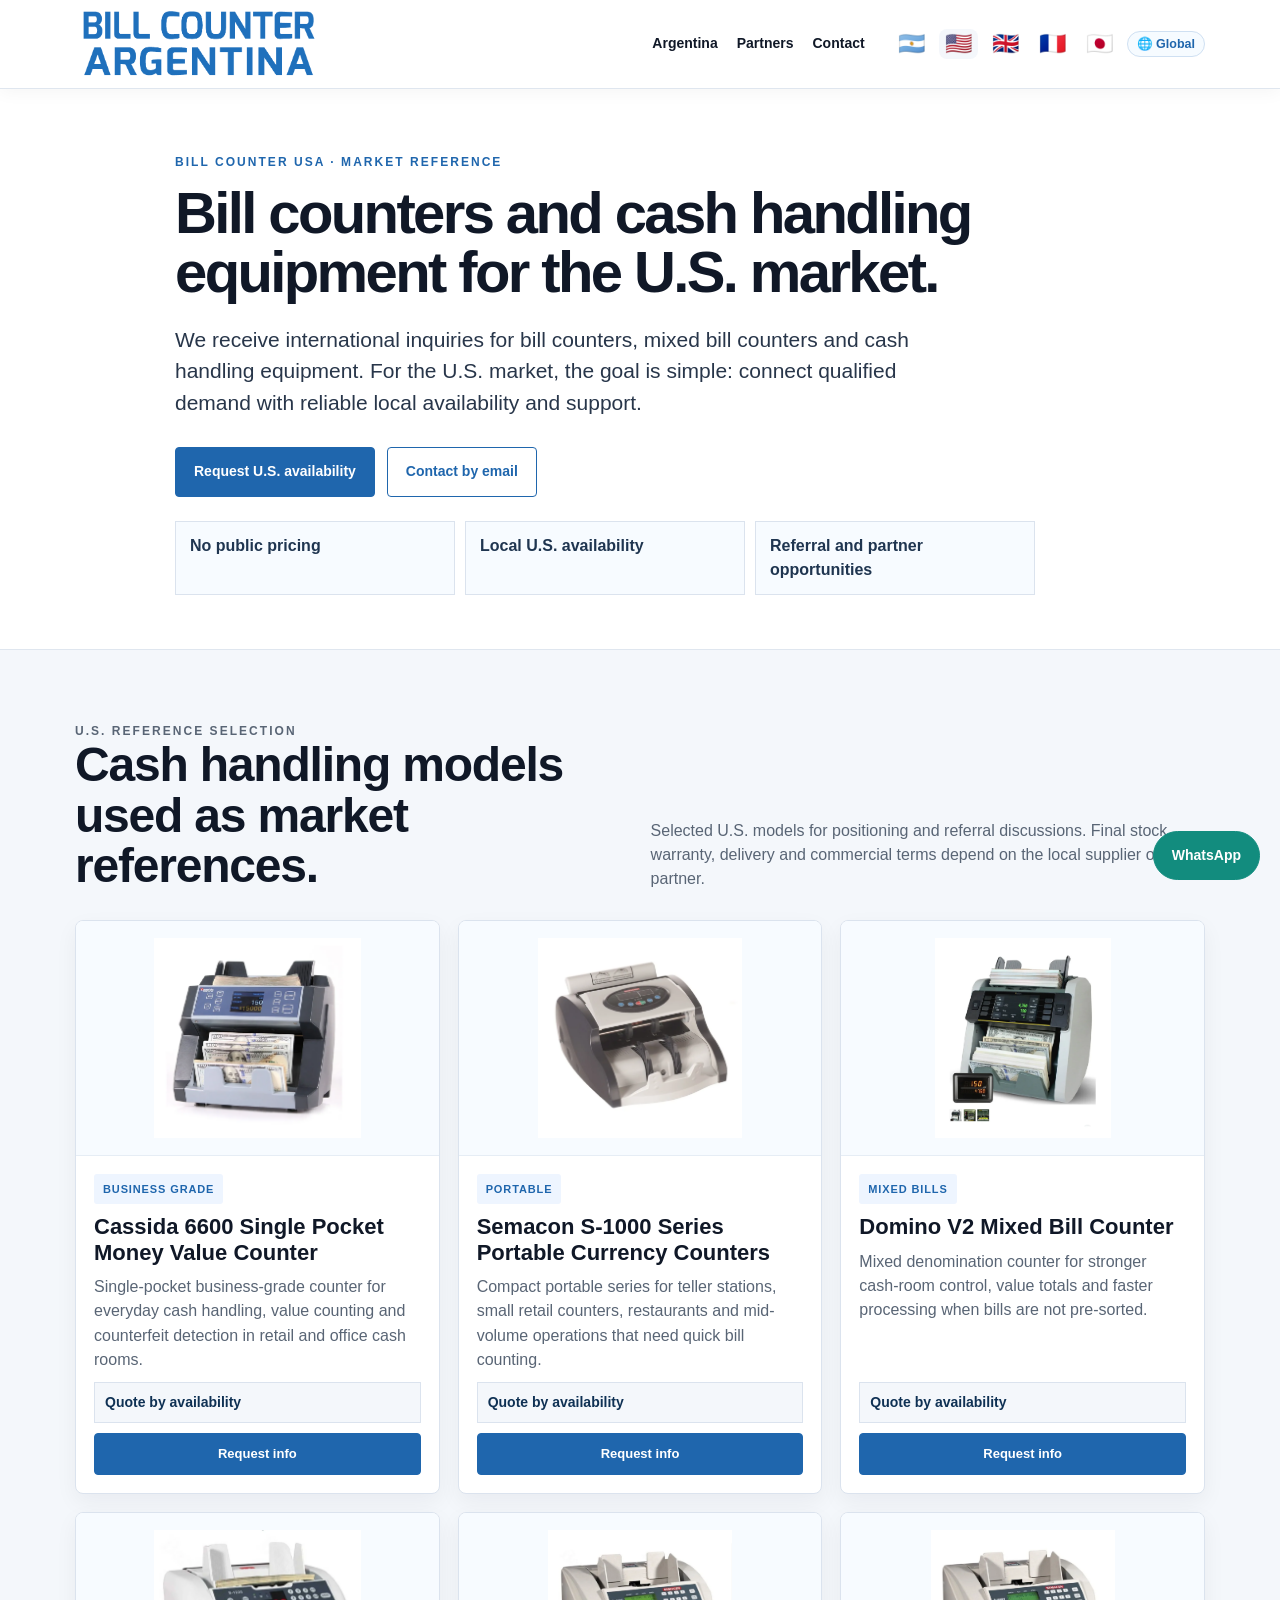
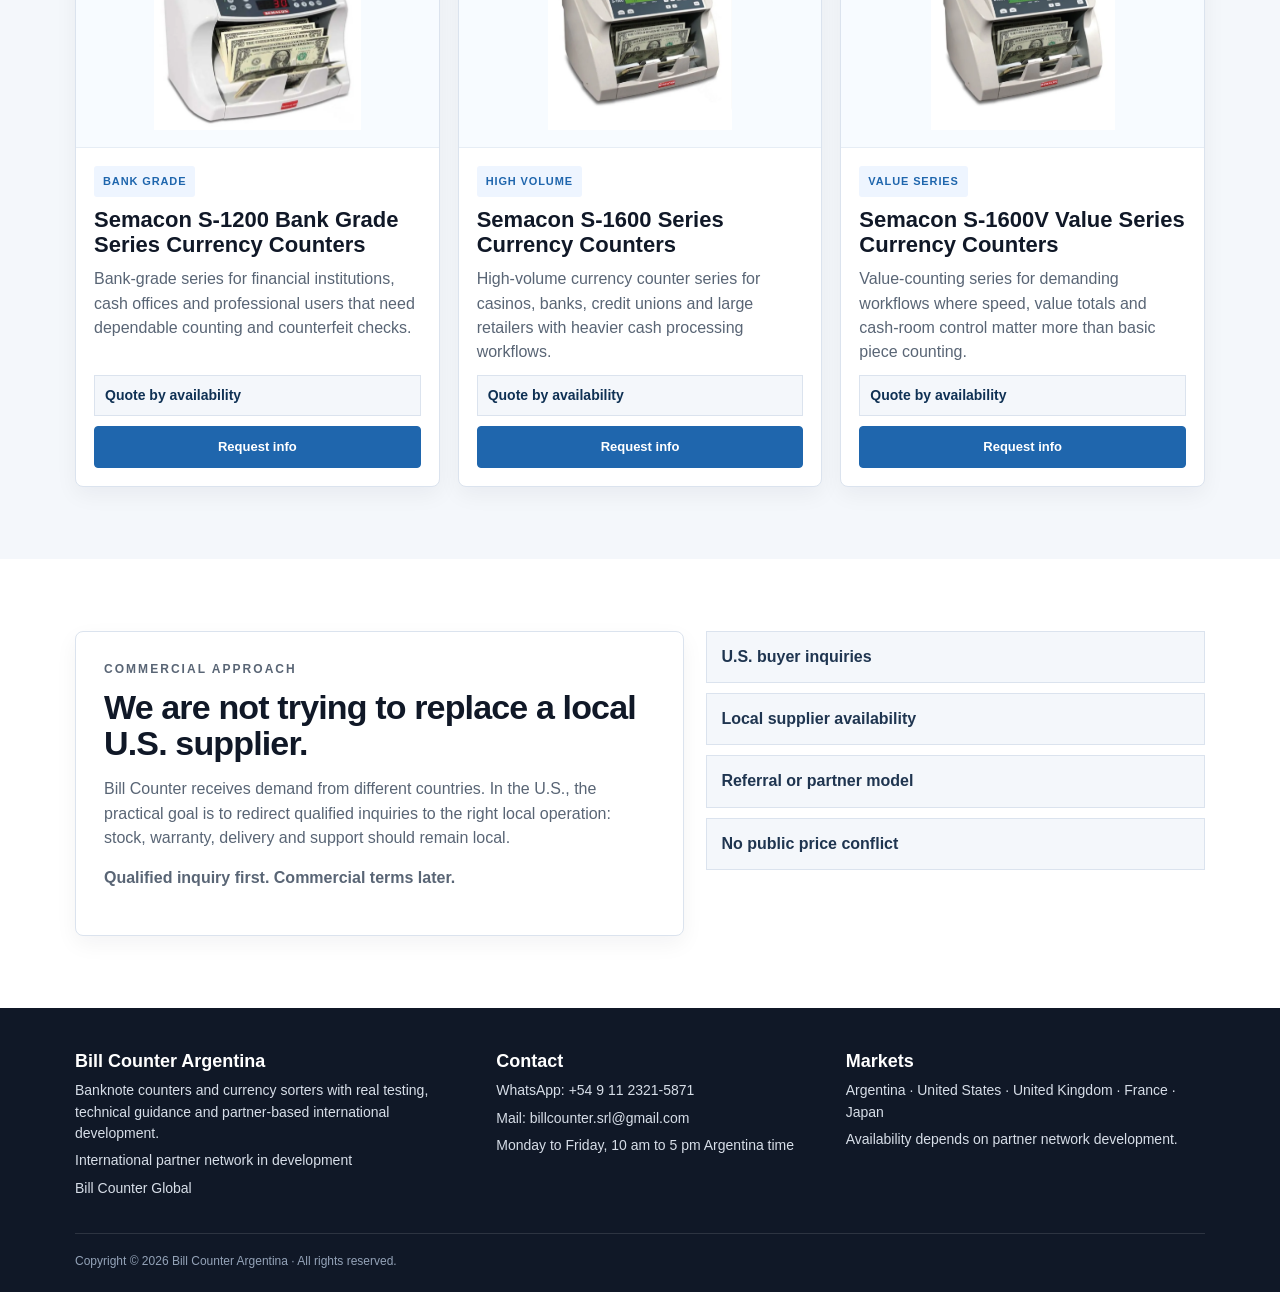
<file: en-us/index.html>
<!doctype html>
<html lang="en-US">
<head>
  <meta charset="utf-8">
  <meta name="viewport" content="width=device-width, initial-scale=1">
  <title>Bill Counter USA | Bill counters and cash handling equipment</title>
  <meta name="description" content="U.S. reference line for bill counters, currency counters, mixed bill counters and counterfeit detection equipment. Availability through local partners.">
  <link rel="canonical" href="https://www.billcounter.com.ar/en-us/">
  <link rel="alternate" hreflang="es-AR" href="https://www.billcounter.com.ar/">
  <link rel="alternate" hreflang="en-US" href="https://www.billcounter.com.ar/en-us/">
  <link rel="alternate" hreflang="en-GB" href="https://www.billcounter.com.ar/en-gb/">
  <link rel="alternate" hreflang="fr" href="https://www.billcounter.com.ar/fr/">
  <link rel="alternate" hreflang="ja" href="https://www.billcounter.com.ar/ja/">
  <link rel="alternate" hreflang="x-default" href="https://www.billcounter.com.ar/">
  <meta property="og:title" content="Bill Counter USA | Currency counters and counterfeit detection">
  <meta property="og:description" content="U.S. market reference models for cash handling, bill counting and mixed bill processing.">
  <meta property="og:type" content="website">
  <meta property="og:image" content="https://www.billcounter.com.ar/assets/img/usa/usa-cassida-6600.webp">
  <link rel="stylesheet" href="../assets/styles.css">
  <style>
    .us-hero{background:#fff;border-bottom:1px solid #dfe6ef;padding:64px 0 54px}.us-hero-inner{max-width:930px}.us-hero h1{font-size:58px;line-height:1.02;max-width:860px}.us-hero .lead{max-width:790px}.us-hero-points{display:grid;grid-template-columns:repeat(3,1fr);gap:10px;margin-top:24px;max-width:860px}.us-hero-points div{border:1px solid #dbe3ee;background:#f7fbff;padding:12px 14px;font-weight:900;color:#1f3550}.us-products{display:grid;grid-template-columns:repeat(3,1fr);gap:18px}.us-product-card{background:#fff;border:1px solid #dbe3ee;border-radius:8px;box-shadow:0 8px 22px rgba(16,24,39,.05);display:flex;flex-direction:column;overflow:hidden}.us-photo{height:235px;background:#f7fbff;border-bottom:1px solid #e6edf5;display:flex;align-items:center;justify-content:center;padding:18px}.us-photo img{max-width:100%;max-height:200px;object-fit:contain}.us-card-body{padding:18px;display:flex;flex-direction:column;gap:10px;flex:1}.us-product-card .market-tag{align-self:flex-start;background:#eef5ff;color:#1f66ad;text-transform:uppercase;letter-spacing:.08em;font-size:11px;font-weight:900;padding:7px 9px;border-radius:3px}.us-product-card h3{font-size:22px;line-height:1.15;margin:0}.us-product-card p{color:#596575;margin:0}.us-status{font-size:14px;font-weight:900;color:#0f3154;background:#f4f7fb;border:1px solid #dbe3ee;padding:9px 10px;margin-top:auto}.market-copy{background:#fff;border:1px solid #dbe3ee;border-radius:8px;padding:28px;box-shadow:0 8px 22px rgba(16,24,39,.05)}.market-copy h2{font-size:34px;margin-bottom:10px}.market-copy p{color:#596575}.market-grid{display:grid;grid-template-columns:1.1fr .9fr;gap:22px;align-items:start}.market-list{display:grid;gap:10px}.market-list div{background:#f4f7fb;border:1px solid #dbe3ee;padding:13px 14px;font-weight:900;color:#1f3550}.soft-cta-line{font-weight:900;color:#0f3154}.navlinks .global-link,.mobile-flags .global-link{font-size:12.5px;padding:6px 9px;border:1px solid #cfe0f2;border-radius:999px;background:#f6fbff;color:#1f66ad;text-decoration:none;font-weight:900;white-space:nowrap}@media(max-width:900px){.us-products,.market-grid,.us-hero-points{grid-template-columns:1fr}.us-hero h1{font-size:42px}}@media(max-width:560px){.us-hero{padding:32px 0}.us-hero h1{font-size:32px}.us-products{gap:12px}.us-photo{height:175px}.us-photo img{max-height:150px}.market-copy{padding:18px}.market-copy h2{font-size:26px}.footer-grid{grid-template-columns:1fr!important}.navlinks .global-link,.mobile-flags .global-link{font-size:10.5px;padding:4px 6px}.fixed-wa{width:52px!important;height:52px!important;border-radius:999px!important;padding:0!important;right:12px!important;bottom:12px!important;font-size:0!important}.fixed-wa:after{content:'WA';font-size:14px;color:#fff;font-weight:900}}
  </style>
</head>
<body>
  <header class="topbar">
    <div class="container nav">
      <a class="brand" href="../"><img src="../assets/img/logo.png" alt="Bill Counter Argentina"></a>
      <nav class="navlinks" aria-label="Language navigation"><a href="../">Argentina</a><a href="../partners/">Partners</a><a href="../contacto/">Contact</a><span class="langs" aria-label="Languages"><a class="flaglink" href="../">🇦🇷</a><a class="flaglink active" href="../en-us/">🇺🇸</a><a class="flaglink" href="../en-gb/">🇬🇧</a><a class="flaglink" href="../fr/">🇫🇷</a><a class="flaglink" href="../ja/">🇯🇵</a><a class="flaglink global-link" href="https://billcounterglobal.com/" target="_blank" rel="noopener">🌐 Global</a></span></nav>
      <div class="mobile-menu"><a href="#us-products">Products</a><span>·</span><a href="../contacto/">Contact</a><span class="mobile-flags" aria-label="Languages"><a class="flaglink" href="../">🇦🇷</a><a class="flaglink active" href="../en-us/">🇺🇸</a><a class="flaglink" href="../en-gb/">🇬🇧</a><a class="flaglink" href="../fr/">🇫🇷</a><a class="flaglink" href="../ja/">🇯🇵</a><a class="flaglink global-link" href="https://billcounterglobal.com/" target="_blank" rel="noopener">🌐 Global</a></span></div>
    </div>
  </header>

  <main>
    <section class="us-hero">
      <div class="container us-hero-inner">
        <p class="eyebrow">Bill Counter USA · Market reference</p>
        <h1>Bill counters and cash handling equipment for the U.S. market.</h1>
        <p class="lead">We receive international inquiries for bill counters, mixed bill counters and cash handling equipment. For the U.S. market, the goal is simple: connect qualified demand with reliable local availability and support.</p>
        <div class="hero-actions"><a class="btn whatsapp" href="https://wa.me/5491123215871?text=Hello%2C%20I%20want%20information%20about%20U.S.%20availability%20for%20bill%20counters%20and%20cash%20handling%20equipment." target="_blank" rel="noopener">Request U.S. availability</a><a class="btn ghost" href="mailto:billcounter.srl@gmail.com">Contact by email</a></div>
        <div class="us-hero-points"><div>No public pricing</div><div>Local U.S. availability</div><div>Referral and partner opportunities</div></div>
      </div>
    </section>

    <section class="section soft" id="us-products">
      <div class="container">
        <div class="section-head"><div><p class="eyebrow">U.S. reference selection</p><h2>Cash handling models used as market references.</h2></div><p>Selected U.S. models for positioning and referral discussions. Final stock, warranty, delivery and commercial terms depend on the local supplier or partner.</p></div>
        <div class="us-products">
          <article class="us-product-card"><div class="us-photo"><img src="../assets/img/usa/usa-cassida-6600.webp" alt="Cassida 6600 single pocket money value counter" loading="lazy"></div><div class="us-card-body"><span class="market-tag">Business grade</span><h3>Cassida 6600 Single Pocket Money Value Counter</h3><p>Single-pocket business-grade counter for everyday cash handling, value counting and counterfeit detection in retail and office cash rooms.</p><div class="us-status">Quote by availability</div><a class="btn small whatsapp" href="https://wa.me/5491123215871?text=Hello%2C%20I%20want%20information%20about%20the%20Cassida%206600%20reference%20model." target="_blank" rel="noopener">Request info</a></div></article>
          <article class="us-product-card"><div class="us-photo"><img src="../assets/img/usa/usa-semacon-s1000.webp" alt="Semacon S-1000 Series portable currency counter" loading="lazy"></div><div class="us-card-body"><span class="market-tag">Portable</span><h3>Semacon S-1000 Series Portable Currency Counters</h3><p>Compact portable series for teller stations, small retail counters, restaurants and mid-volume operations that need quick bill counting.</p><div class="us-status">Quote by availability</div><a class="btn small whatsapp" href="https://wa.me/5491123215871?text=Hello%2C%20I%20want%20information%20about%20the%20Semacon%20S-1000%20reference%20model." target="_blank" rel="noopener">Request info</a></div></article>
          <article class="us-product-card"><div class="us-photo"><img src="../assets/img/usa/usa-domino-v2.webp" alt="Domino V2 mixed bill counter" loading="lazy"></div><div class="us-card-body"><span class="market-tag">Mixed bills</span><h3>Domino V2 Mixed Bill Counter</h3><p>Mixed denomination counter for stronger cash-room control, value totals and faster processing when bills are not pre-sorted.</p><div class="us-status">Quote by availability</div><a class="btn small whatsapp" href="https://wa.me/5491123215871?text=Hello%2C%20I%20want%20information%20about%20the%20Domino%20V2%20reference%20model." target="_blank" rel="noopener">Request info</a></div></article>
          <article class="us-product-card"><div class="us-photo"><img src="../assets/img/usa/usa-semacon-s1200.webp" alt="Semacon S-1200 bank grade currency counter" loading="lazy"></div><div class="us-card-body"><span class="market-tag">Bank grade</span><h3>Semacon S-1200 Bank Grade Series Currency Counters</h3><p>Bank-grade series for financial institutions, cash offices and professional users that need dependable counting and counterfeit checks.</p><div class="us-status">Quote by availability</div><a class="btn small whatsapp" href="https://wa.me/5491123215871?text=Hello%2C%20I%20want%20information%20about%20the%20Semacon%20S-1200%20reference%20model." target="_blank" rel="noopener">Request info</a></div></article>
          <article class="us-product-card"><div class="us-photo"><img src="../assets/img/usa/usa-semacon-s1600.webp" alt="Semacon S-1600 high volume currency counter" loading="lazy"></div><div class="us-card-body"><span class="market-tag">High volume</span><h3>Semacon S-1600 Series Currency Counters</h3><p>High-volume currency counter series for casinos, banks, credit unions and large retailers with heavier cash processing workflows.</p><div class="us-status">Quote by availability</div><a class="btn small whatsapp" href="https://wa.me/5491123215871?text=Hello%2C%20I%20want%20information%20about%20the%20Semacon%20S-1600%20reference%20model." target="_blank" rel="noopener">Request info</a></div></article>
          <article class="us-product-card"><div class="us-photo"><img src="../assets/img/usa/usa-semacon-s1600v.webp" alt="Semacon S-1600V value series currency counter" loading="lazy"></div><div class="us-card-body"><span class="market-tag">Value series</span><h3>Semacon S-1600V Value Series Currency Counters</h3><p>Value-counting series for demanding workflows where speed, value totals and cash-room control matter more than basic piece counting.</p><div class="us-status">Quote by availability</div><a class="btn small whatsapp" href="https://wa.me/5491123215871?text=Hello%2C%20I%20want%20information%20about%20the%20Semacon%20S-1600V%20reference%20model." target="_blank" rel="noopener">Request info</a></div></article>
        </div>
      </div>
    </section>

    <section class="section">
      <div class="container market-grid">
        <div class="market-copy"><p class="eyebrow">Commercial approach</p><h2>We are not trying to replace a local U.S. supplier.</h2><p>Bill Counter receives demand from different countries. In the U.S., the practical goal is to redirect qualified inquiries to the right local operation: stock, warranty, delivery and support should remain local.</p><p class="soft-cta-line">Qualified inquiry first. Commercial terms later.</p></div>
        <div class="market-list"><div>U.S. buyer inquiries</div><div>Local supplier availability</div><div>Referral or partner model</div><div>No public price conflict</div></div>
      </div>
    </section>
  </main>

  <footer class="footer"><div class="container"><div class="footer-grid"><div><h3>Bill Counter Argentina</h3><p>Banknote counters and currency sorters with real testing, technical guidance and partner-based international development.</p><p><a href="../partners/">International partner network in development</a></p><p><a href="https://billcounterglobal.com/" target="_blank" rel="noopener">Bill Counter Global</a></p></div><div><h3>Contact</h3><p>WhatsApp: <a href="https://wa.me/5491123215871?text=Hello%2C%20I%20want%20information%20about%20Bill%20Counter%20USA%20availability.">+54 9 11 2321-5871</a></p><p>Mail: <a href="mailto:billcounter.srl@gmail.com">billcounter.srl@gmail.com</a></p><p>Monday to Friday, 10 am to 5 pm Argentina time</p></div><div><h3>Markets</h3><p>Argentina · United States · United Kingdom · France · Japan</p><p>Availability depends on partner network development.</p></div></div><div class="copyright">Copyright © 2026 Bill Counter Argentina · All rights reserved.</div></div></footer>
  <a class="btn whatsapp fixed-wa" href="https://wa.me/5491123215871?text=Hello%2C%20I%20want%20information%20about%20Bill%20Counter%20USA%20availability." target="_blank" rel="noopener">WhatsApp</a>
</body>
</html>
</file>
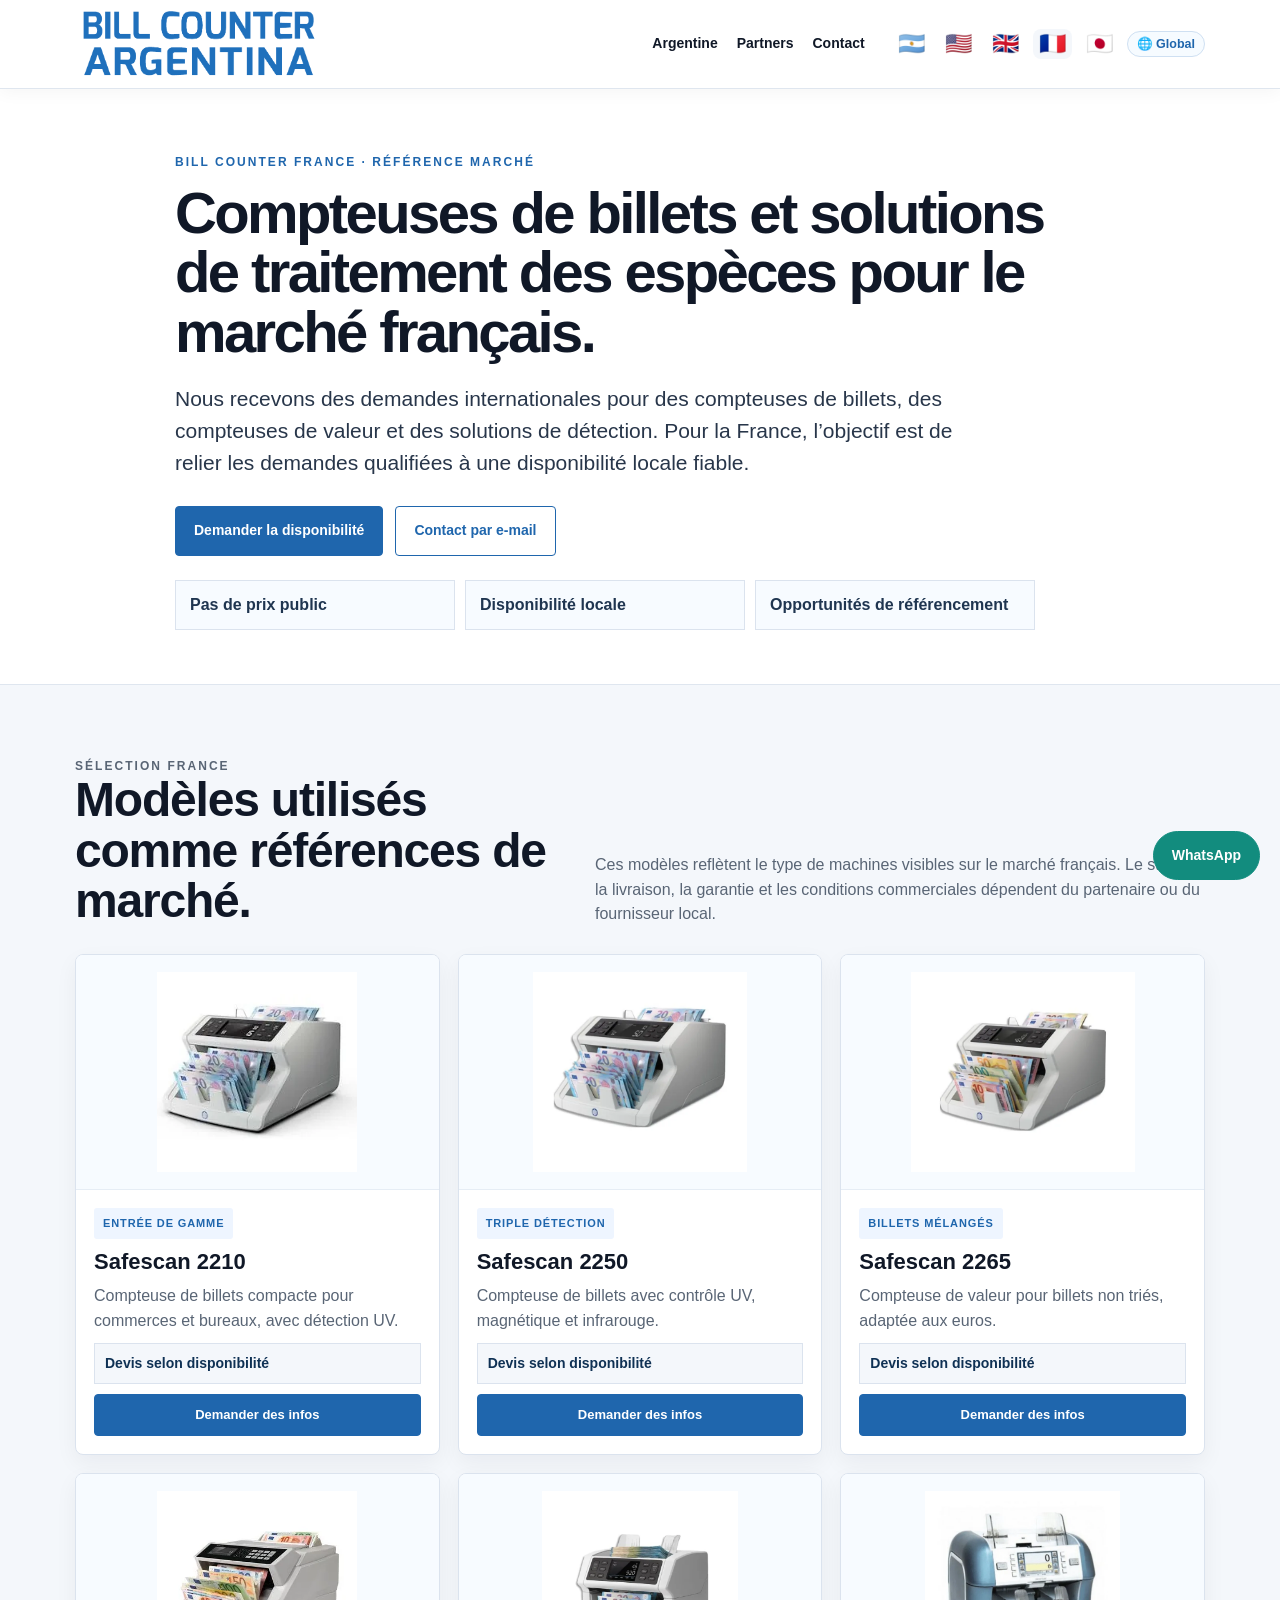
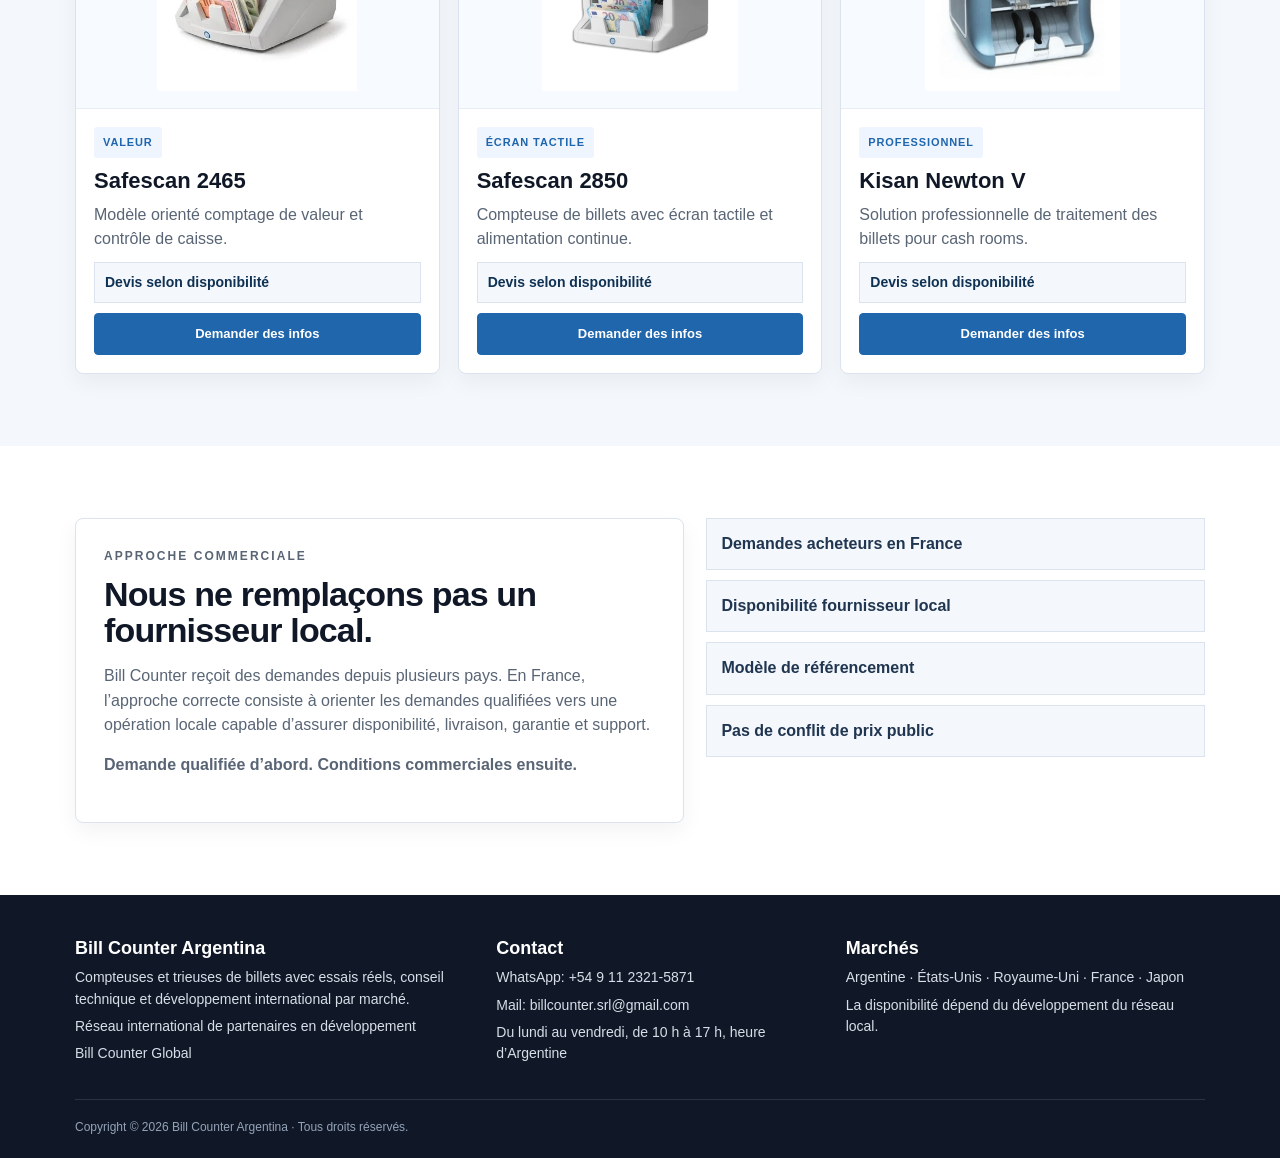
<file: fr/index.html>
<!doctype html>
<html lang="fr">
<head>
  <meta charset="utf-8">
  <meta name="viewport" content="width=device-width, initial-scale=1">
  <title>Bill Counter France | Compteuses et trieuses de billets</title>
  <meta name="description" content="Sélection de référence pour le marché français : compteuses de billets, compteuses de valeur, détection UV, MG, IR et solutions pour commerces, bureaux et cash rooms.">
  <link rel="canonical" href="https://www.billcounter.com.ar/fr/">
  <link rel="alternate" hreflang="es-AR" href="https://www.billcounter.com.ar/">
  <link rel="alternate" hreflang="en-US" href="https://www.billcounter.com.ar/en-us/">
  <link rel="alternate" hreflang="en-GB" href="https://www.billcounter.com.ar/en-gb/">
  <link rel="alternate" hreflang="fr" href="https://www.billcounter.com.ar/fr/">
  <link rel="alternate" hreflang="ja" href="https://www.billcounter.com.ar/ja/">
  <link rel="alternate" hreflang="x-default" href="https://www.billcounter.com.ar/">
  <meta property="og:title" content="Bill Counter France | Compteuses et trieuses de billets">
  <meta property="og:description" content="Modèles de référence pour le marché français : Safescan, Kisan Newton et solutions de traitement des espèces.">
  <meta property="og:type" content="website">
  <meta property="og:image" content="https://www.billcounter.com.ar/assets/img/france/fr-safescan-2265.webp">
  <link rel="stylesheet" href="../assets/styles.css">
  <style>
    .fr-hero{background:#fff;border-bottom:1px solid #dfe6ef;padding:64px 0 54px}.fr-hero-inner{max-width:930px}.fr-hero h1{font-size:58px;line-height:1.02;max-width:880px}.fr-hero .lead{max-width:800px}.fr-hero-points{display:grid;grid-template-columns:repeat(3,1fr);gap:10px;margin-top:24px;max-width:860px}.fr-hero-points div{border:1px solid #dbe3ee;background:#f7fbff;padding:12px 14px;font-weight:900;color:#1f3550}.fr-products{display:grid;grid-template-columns:repeat(3,1fr);gap:18px}.fr-product-card{background:#fff;border:1px solid #dbe3ee;border-radius:8px;box-shadow:0 8px 22px rgba(16,24,39,.05);display:flex;flex-direction:column;overflow:hidden}.fr-photo{height:235px;background:#f7fbff;border-bottom:1px solid #e6edf5;display:flex;align-items:center;justify-content:center;padding:18px}.fr-photo img{max-width:100%;max-height:200px;object-fit:contain}.fr-card-body{padding:18px;display:flex;flex-direction:column;gap:10px;flex:1}.fr-product-card .market-tag{align-self:flex-start;background:#eef5ff;color:#1f66ad;text-transform:uppercase;letter-spacing:.08em;font-size:11px;font-weight:900;padding:7px 9px;border-radius:3px}.fr-product-card h3{font-size:22px;line-height:1.15;margin:0}.fr-product-card p{color:#596575;margin:0}.fr-status{font-size:14px;font-weight:900;color:#0f3154;background:#f4f7fb;border:1px solid #dbe3ee;padding:9px 10px;margin-top:auto}.market-copy{background:#fff;border:1px solid #dbe3ee;border-radius:8px;padding:28px;box-shadow:0 8px 22px rgba(16,24,39,.05)}.market-copy h2{font-size:34px;margin-bottom:10px}.market-copy p{color:#596575}.market-grid{display:grid;grid-template-columns:1.1fr .9fr;gap:22px;align-items:start}.market-list{display:grid;gap:10px}.market-list div{background:#f4f7fb;border:1px solid #dbe3ee;padding:13px 14px;font-weight:900;color:#1f3550}.soft-cta-line{font-weight:900;color:#0f3154}.navlinks .global-link,.mobile-flags .global-link{font-size:12.5px;padding:6px 9px;border:1px solid #cfe0f2;border-radius:999px;background:#f6fbff;color:#1f66ad;text-decoration:none;font-weight:900;white-space:nowrap}@media(max-width:900px){.fr-products,.market-grid,.fr-hero-points{grid-template-columns:1fr}.fr-hero h1{font-size:42px}}@media(max-width:560px){.fr-hero{padding:32px 0}.fr-hero h1{font-size:32px}.fr-products{gap:12px}.fr-photo{height:175px}.fr-photo img{max-height:150px}.market-copy{padding:18px}.market-copy h2{font-size:26px}.footer-grid{grid-template-columns:1fr!important}.navlinks .global-link,.mobile-flags .global-link{font-size:10.5px;padding:4px 6px}.fixed-wa{width:52px!important;height:52px!important;border-radius:999px!important;padding:0!important;right:12px!important;bottom:12px!important;font-size:0!important}.fixed-wa:after{content:'WA';font-size:14px;color:#fff;font-weight:900}}
  </style>
</head>
<body>
  <header class="topbar"><div class="container nav"><a class="brand" href="../"><img src="../assets/img/logo.png" alt="Bill Counter Argentina"></a><nav class="navlinks" aria-label="Navigation des langues"><a href="../">Argentine</a><a href="../partners/">Partners</a><a href="../contacto/">Contact</a><span class="langs" aria-label="Languages"><a class="flaglink" href="../">🇦🇷</a><a class="flaglink" href="../en-us/">🇺🇸</a><a class="flaglink" href="../en-gb/">🇬🇧</a><a class="flaglink active" href="../fr/">🇫🇷</a><a class="flaglink" href="../ja/">🇯🇵</a><a class="flaglink global-link" href="https://billcounterglobal.com/" target="_blank" rel="noopener">🌐 Global</a></span></nav><div class="mobile-menu"><a href="#fr-products">Produits</a><span>·</span><a href="../contacto/">Contact</a><span class="mobile-flags" aria-label="Languages"><a class="flaglink" href="../">🇦🇷</a><a class="flaglink" href="../en-us/">🇺🇸</a><a class="flaglink" href="../en-gb/">🇬🇧</a><a class="flaglink active" href="../fr/">🇫🇷</a><a class="flaglink" href="../ja/">🇯🇵</a><a class="flaglink global-link" href="https://billcounterglobal.com/" target="_blank" rel="noopener">🌐 Global</a></span></div></div></header>

  <main>
    <section class="fr-hero"><div class="container fr-hero-inner"><p class="eyebrow">Bill Counter France · Référence marché</p><h1>Compteuses de billets et solutions de traitement des espèces pour le marché français.</h1><p class="lead">Nous recevons des demandes internationales pour des compteuses de billets, des compteuses de valeur et des solutions de détection. Pour la France, l’objectif est de relier les demandes qualifiées à une disponibilité locale fiable.</p><div class="hero-actions"><a class="btn whatsapp" href="https://wa.me/5491123215871?text=Bonjour%2C%20je%20souhaite%20obtenir%20des%20informations%20sur%20la%20disponibilit%C3%A9%20en%20France%20pour%20des%20compteuses%20de%20billets." target="_blank" rel="noopener">Demander la disponibilité</a><a class="btn ghost" href="mailto:billcounter.srl@gmail.com">Contact par e-mail</a></div><div class="fr-hero-points"><div>Pas de prix public</div><div>Disponibilité locale</div><div>Opportunités de référencement</div></div></div></section>
    <section class="section soft" id="fr-products"><div class="container"><div class="section-head"><div><p class="eyebrow">Sélection France</p><h2>Modèles utilisés comme références de marché.</h2></div><p>Ces modèles reflètent le type de machines visibles sur le marché français. Le stock, la livraison, la garantie et les conditions commerciales dépendent du partenaire ou du fournisseur local.</p></div><div class="fr-products">
      <article class="fr-product-card"><div class="fr-photo"><img src="../assets/img/france/fr-safescan-2210.webp" alt="Safescan 2210 compteuse de billets" loading="lazy"></div><div class="fr-card-body"><span class="market-tag">Entrée de gamme</span><h3>Safescan 2210</h3><p>Compteuse de billets compacte pour commerces et bureaux, avec détection UV.</p><div class="fr-status">Devis selon disponibilité</div><a class="btn small whatsapp" href="https://wa.me/5491123215871?text=Bonjour%2C%20je%20souhaite%20des%20informations%20sur%20le%20mod%C3%A8le%20Safescan%202210." target="_blank" rel="noopener">Demander des infos</a></div></article>
      <article class="fr-product-card"><div class="fr-photo"><img src="../assets/img/france/fr-safescan-2250.webp" alt="Safescan 2250 compteuse de billets" loading="lazy"></div><div class="fr-card-body"><span class="market-tag">Triple détection</span><h3>Safescan 2250</h3><p>Compteuse de billets avec contrôle UV, magnétique et infrarouge.</p><div class="fr-status">Devis selon disponibilité</div><a class="btn small whatsapp" href="https://wa.me/5491123215871?text=Bonjour%2C%20je%20souhaite%20des%20informations%20sur%20le%20mod%C3%A8le%20Safescan%202250." target="_blank" rel="noopener">Demander des infos</a></div></article>
      <article class="fr-product-card"><div class="fr-photo"><img src="../assets/img/france/fr-safescan-2265.webp" alt="Safescan 2265 compteuse de billets mélangés" loading="lazy"></div><div class="fr-card-body"><span class="market-tag">Billets mélangés</span><h3>Safescan 2265</h3><p>Compteuse de valeur pour billets non triés, adaptée aux euros.</p><div class="fr-status">Devis selon disponibilité</div><a class="btn small whatsapp" href="https://wa.me/5491123215871?text=Bonjour%2C%20je%20souhaite%20des%20informations%20sur%20le%20mod%C3%A8le%20Safescan%202265." target="_blank" rel="noopener">Demander des infos</a></div></article>
      <article class="fr-product-card"><div class="fr-photo"><img src="../assets/img/france/fr-safescan-2465.webp" alt="Safescan 2465 compteuse de billets" loading="lazy"></div><div class="fr-card-body"><span class="market-tag">Valeur</span><h3>Safescan 2465</h3><p>Modèle orienté comptage de valeur et contrôle de caisse.</p><div class="fr-status">Devis selon disponibilité</div><a class="btn small whatsapp" href="https://wa.me/5491123215871?text=Bonjour%2C%20je%20souhaite%20des%20informations%20sur%20le%20mod%C3%A8le%20Safescan%202465." target="_blank" rel="noopener">Demander des infos</a></div></article>
      <article class="fr-product-card"><div class="fr-photo"><img src="../assets/img/france/fr-safescan-2850.webp" alt="Safescan 2850 compteuse de billets avec écran tactile" loading="lazy"></div><div class="fr-card-body"><span class="market-tag">Écran tactile</span><h3>Safescan 2850</h3><p>Compteuse de billets avec écran tactile et alimentation continue.</p><div class="fr-status">Devis selon disponibilité</div><a class="btn small whatsapp" href="https://wa.me/5491123215871?text=Bonjour%2C%20je%20souhaite%20des%20informations%20sur%20le%20mod%C3%A8le%20Safescan%202850." target="_blank" rel="noopener">Demander des infos</a></div></article>
      <article class="fr-product-card"><div class="fr-photo"><img src="../assets/img/france/fr-kisan-newton-v.webp" alt="Kisan Newton V compteuse de billets" loading="lazy"></div><div class="fr-card-body"><span class="market-tag">Professionnel</span><h3>Kisan Newton V</h3><p>Solution professionnelle de traitement des billets pour cash rooms.</p><div class="fr-status">Devis selon disponibilité</div><a class="btn small whatsapp" href="https://wa.me/5491123215871?text=Bonjour%2C%20je%20souhaite%20des%20informations%20sur%20le%20mod%C3%A8le%20Kisan%20Newton%20V." target="_blank" rel="noopener">Demander des infos</a></div></article>
    </div></div></section>
    <section class="section"><div class="container market-grid"><div class="market-copy"><p class="eyebrow">Approche commerciale</p><h2>Nous ne remplaçons pas un fournisseur local.</h2><p>Bill Counter reçoit des demandes depuis plusieurs pays. En France, l’approche correcte consiste à orienter les demandes qualifiées vers une opération locale capable d’assurer disponibilité, livraison, garantie et support.</p><p class="soft-cta-line">Demande qualifiée d’abord. Conditions commerciales ensuite.</p></div><div class="market-list"><div>Demandes acheteurs en France</div><div>Disponibilité fournisseur local</div><div>Modèle de référencement</div><div>Pas de conflit de prix public</div></div></div></section>
  </main>
  <footer class="footer"><div class="container"><div class="footer-grid"><div><h3>Bill Counter Argentina</h3><p>Compteuses et trieuses de billets avec essais réels, conseil technique et développement international par marché.</p><p><a href="../partners/">Réseau international de partenaires en développement</a></p><p><a href="https://billcounterglobal.com/" target="_blank" rel="noopener">Bill Counter Global</a></p></div><div><h3>Contact</h3><p>WhatsApp: <a href="https://wa.me/5491123215871?text=Bonjour%2C%20je%20souhaite%20obtenir%20des%20informations%20sur%20la%20disponibilit%C3%A9%20en%20France.">+54 9 11 2321-5871</a></p><p>Mail: <a href="mailto:billcounter.srl@gmail.com">billcounter.srl@gmail.com</a></p><p>Du lundi au vendredi, de 10 h à 17 h, heure d’Argentine</p></div><div><h3>Marchés</h3><p>Argentine · États-Unis · Royaume-Uni · France · Japon</p><p>La disponibilité dépend du développement du réseau local.</p></div></div><div class="copyright">Copyright © 2026 Bill Counter Argentina · Tous droits réservés.</div></div></footer>
  <a class="btn whatsapp fixed-wa" href="https://wa.me/5491123215871?text=Bonjour%2C%20je%20souhaite%20obtenir%20des%20informations%20sur%20Bill%20Counter%20France." target="_blank" rel="noopener">WhatsApp</a>
</body>
</html>
</file>
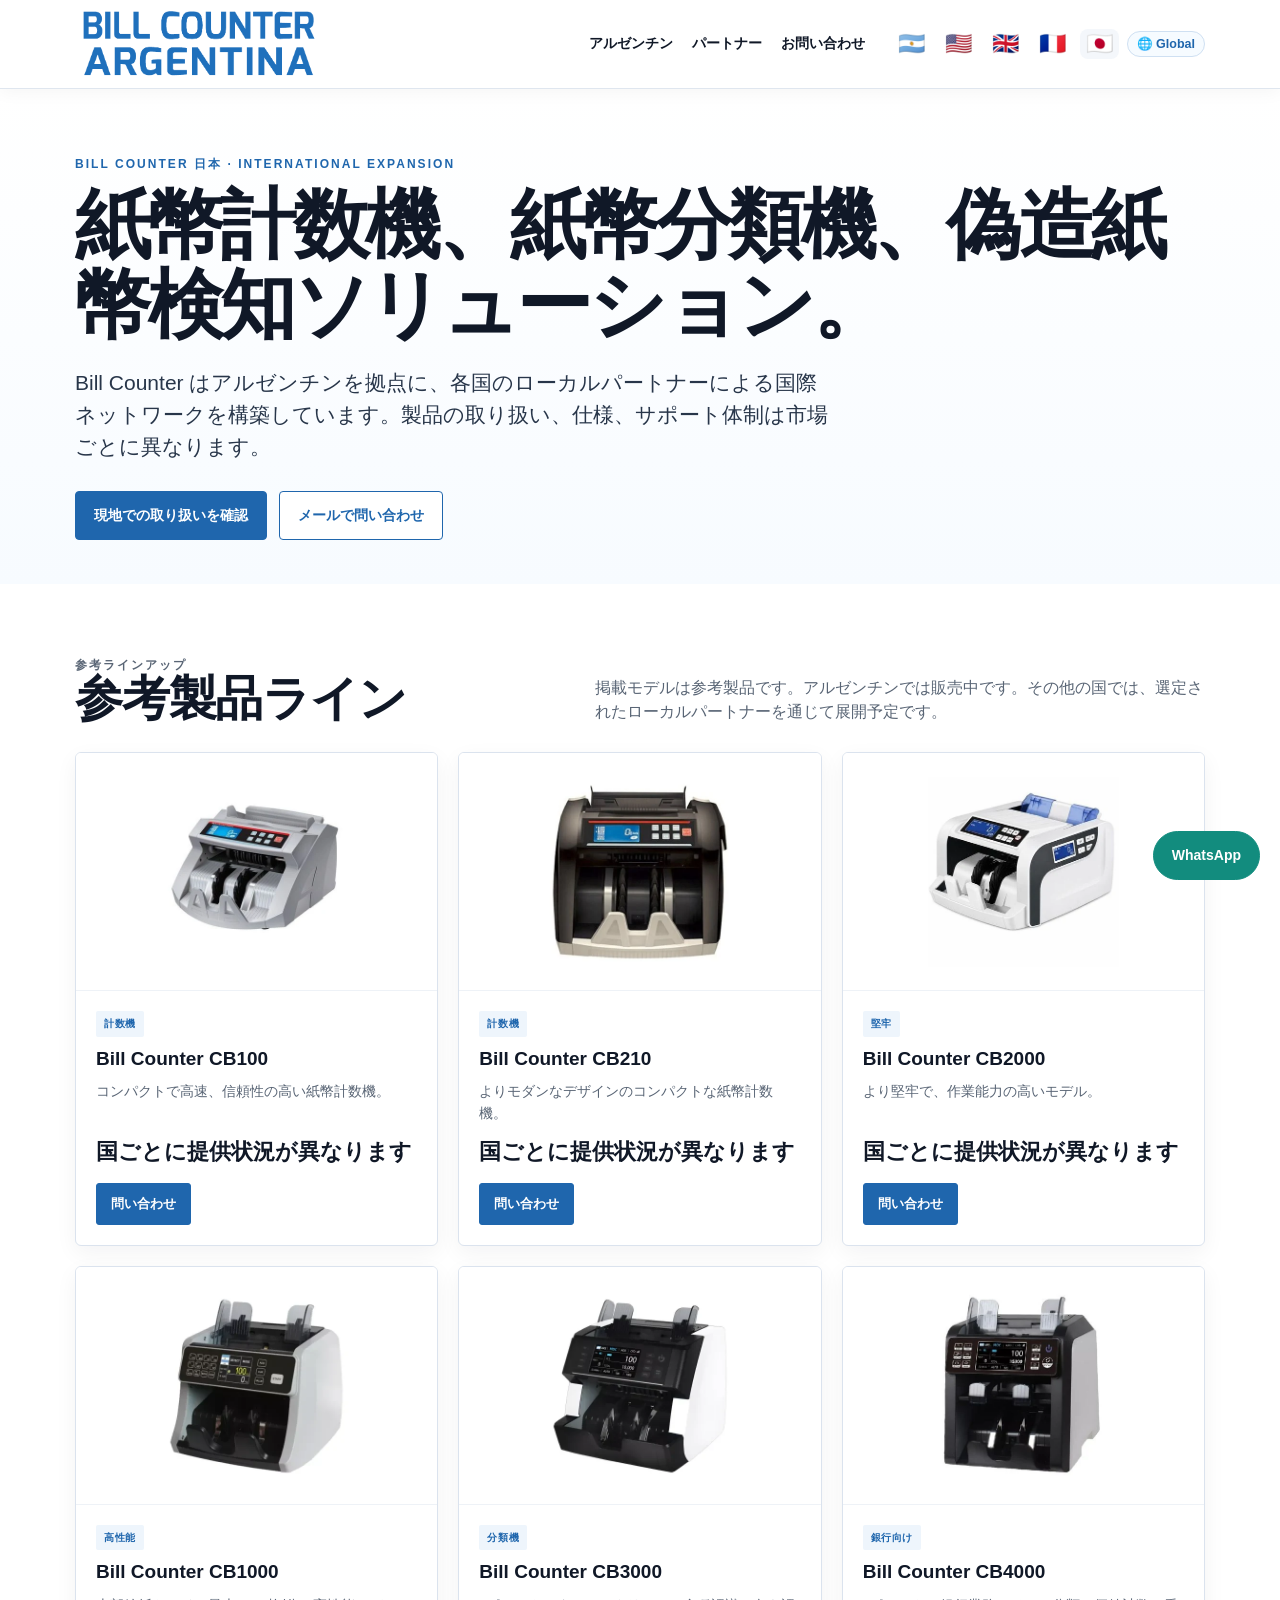
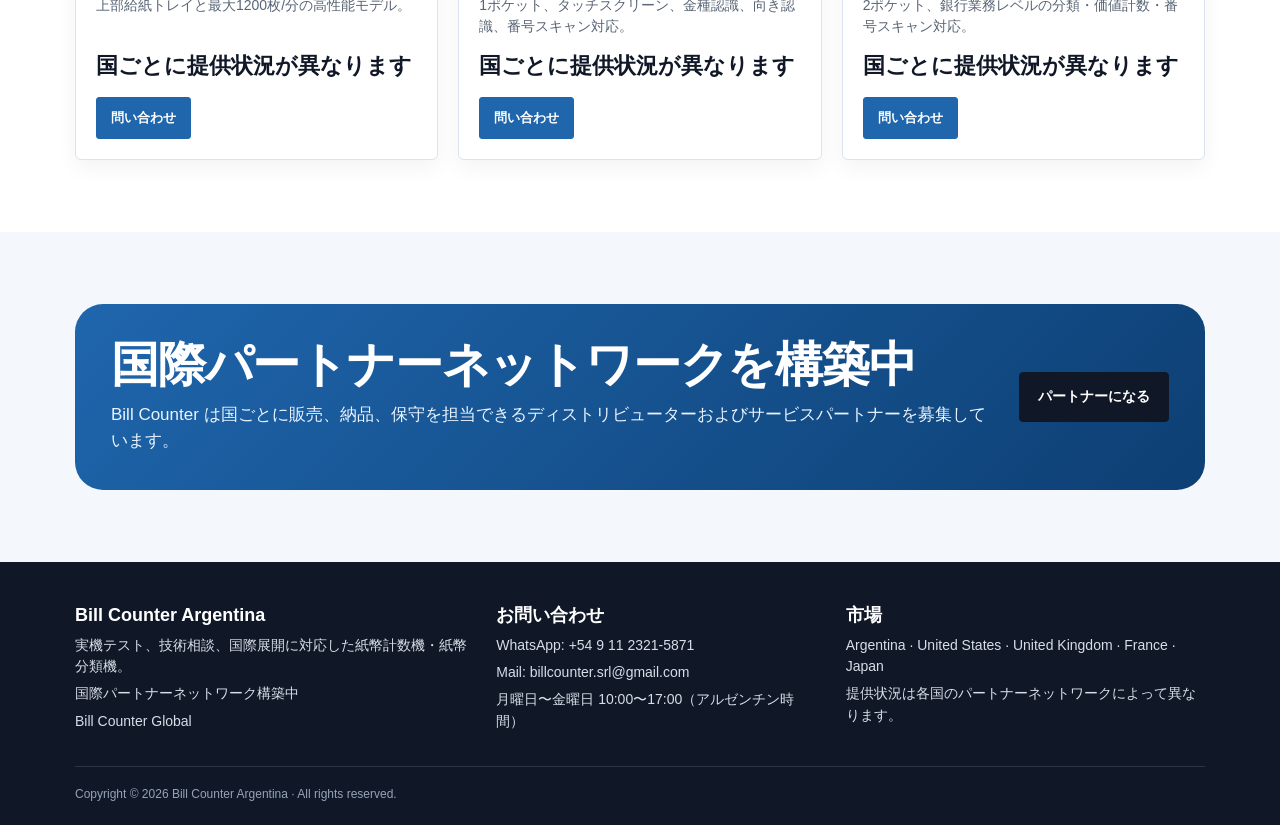
<file: ja/index.html>
<!doctype html>
<html lang="ja">
<head>
  <meta charset="utf-8">
  <meta name="viewport" content="width=device-width, initial-scale=1">
  <title>Bill Counter 日本 | 紙幣計数機・紙幣分類機</title>
  <meta name="description" content="Bill Counter 日本向け参考ページ。紙幣計数機、紙幣分類機、偽造紙幣検知ソリューション。国際パートナーネットワークを構築中。">
  <link rel="canonical" href="https://www.billcounter.com.ar/ja/">
  <link rel="alternate" hreflang="es-AR" href="https://www.billcounter.com.ar/">
  <link rel="alternate" hreflang="en-US" href="https://www.billcounter.com.ar/en-us/">
  <link rel="alternate" hreflang="en-GB" href="https://www.billcounter.com.ar/en-gb/">
  <link rel="alternate" hreflang="fr" href="https://www.billcounter.com.ar/fr/">
  <link rel="alternate" hreflang="ja" href="https://www.billcounter.com.ar/ja/">
  <link rel="alternate" hreflang="x-default" href="https://www.billcounter.com.ar/">
  <meta property="og:title" content="Bill Counter 日本 | 紙幣計数機・紙幣分類機">
  <meta property="og:description" content="Bill Counter 日本向け参考ページ。紙幣計数機、紙幣分類機、偽造紙幣検知ソリューション。">
  <meta property="og:type" content="website">
  <meta property="og:image" content="https://www.billcounter.com.ar/assets/img/linea-productos.webp">
  <link rel="stylesheet" href="../assets/styles.css">
  <style>.navlinks .global-link,.mobile-flags .global-link{font-size:12.5px;padding:6px 9px;border:1px solid #cfe0f2;border-radius:999px;background:#f6fbff;color:#1f66ad;text-decoration:none;font-weight:900;white-space:nowrap}@media(max-width:560px){.navlinks .global-link,.mobile-flags .global-link{font-size:10.5px;padding:4px 6px}}</style>
</head>
<body>
  <header class="topbar"><div class="container nav"><a class="brand" href="../"><img src="../assets/img/logo.png" alt="Bill Counter Argentina"></a><nav class="navlinks" aria-label="言語ナビゲーション"><a href="../">アルゼンチン</a><a href="../partners/">パートナー</a><a href="../contacto/">お問い合わせ</a><span class="langs" aria-label="Languages"><a class="flaglink" href="../">🇦🇷</a><a class="flaglink" href="../en-us/">🇺🇸</a><a class="flaglink" href="../en-gb/">🇬🇧</a><a class="flaglink" href="../fr/">🇫🇷</a><a class="flaglink active" href="../ja/">🇯🇵</a><a class="flaglink global-link" href="https://billcounterglobal.com/" target="_blank" rel="noopener">🌐 Global</a></span></nav><div class="mobile-menu"><a href="#products">製品</a><span>·</span><a href="../contacto/">お問い合わせ</a><span class="mobile-flags" aria-label="Languages"><a class="flaglink" href="../">🇦🇷</a><a class="flaglink" href="../en-us/">🇺🇸</a><a class="flaglink" href="../en-gb/">🇬🇧</a><a class="flaglink" href="../fr/">🇫🇷</a><a class="flaglink active" href="../ja/">🇯🇵</a><a class="flaglink global-link" href="https://billcounterglobal.com/" target="_blank" rel="noopener">🌐 Global</a></span></div></div></header>
  <main>
    <section class="lang-hero"><div class="container"><p class="eyebrow">Bill Counter 日本 · International expansion</p><h1>紙幣計数機、紙幣分類機、偽造紙幣検知ソリューション。</h1><p class="lead">Bill Counter はアルゼンチンを拠点に、各国のローカルパートナーによる国際ネットワークを構築しています。製品の取り扱い、仕様、サポート体制は市場ごとに異なります。</p><div class="hero-actions"><a class="btn whatsapp" href="https://wa.me/5491123215871?text=Bill%20Counter%E3%81%AE%E6%97%A5%E6%9C%AC%E5%90%91%E3%81%91%E3%81%AE%E6%8F%90%E4%BE%9B%E7%8A%B6%E6%B3%81%E3%81%AB%E3%81%A4%E3%81%84%E3%81%A6%E7%9F%A5%E3%82%8A%E3%81%9F%E3%81%84%E3%81%A7%E3%81%99%E3%80%82" target="_blank" rel="noopener">現地での取り扱いを確認</a><a class="btn ghost" href="mailto:billcounter.srl@gmail.com">メールで問い合わせ</a></div></div></section>
    <section class="section" id="products"><div class="container"><div class="section-head"><div><p class="eyebrow">参考ラインアップ</p><h2>参考製品ライン</h2></div><p>掲載モデルは参考製品です。アルゼンチンでは販売中です。その他の国では、選定されたローカルパートナーを通じて展開予定です。</p></div><div class="product-grid">
      <article class="product-card"><a class="product-img" href="../productos/billcounter-100/"><img src="../assets/img/billcounter-100.webp" alt="Bill Counter CB100 紙幣計数機" loading="lazy"></a><div class="card-body"><span class="badge">計数機</span><a class="product-title" href="../productos/billcounter-100/">Bill Counter CB100</a><p class="product-short">コンパクトで高速、信頼性の高い紙幣計数機。</p><div class="price">国ごとに提供状況が異なります</div><div class="card-actions"><a class="btn small whatsapp" href="https://wa.me/5491123215871?text=Bill%20Counter%20CB100%E3%81%AE%E6%97%A5%E6%9C%AC%E5%90%91%E3%81%91%E6%8F%90%E4%BE%9B%E7%8A%B6%E6%B3%81%E3%82%92%E7%9F%A5%E3%82%8A%E3%81%9F%E3%81%84%E3%81%A7%E3%81%99%E3%80%82" target="_blank" rel="noopener">問い合わせ</a></div></div></article>
      <article class="product-card"><a class="product-img" href="../productos/cb210/"><img src="../assets/img/cb210.webp" alt="Bill Counter CB210 紙幣計数機" loading="lazy"></a><div class="card-body"><span class="badge">計数機</span><a class="product-title" href="../productos/cb210/">Bill Counter CB210</a><p class="product-short">よりモダンなデザインのコンパクトな紙幣計数機。</p><div class="price">国ごとに提供状況が異なります</div><div class="card-actions"><a class="btn small whatsapp" href="https://wa.me/5491123215871?text=Bill%20Counter%20CB210%E3%81%AE%E6%97%A5%E6%9C%AC%E5%90%91%E3%81%91%E6%8F%90%E4%BE%9B%E7%8A%B6%E6%B3%81%E3%82%92%E7%9F%A5%E3%82%8A%E3%81%9F%E3%81%84%E3%81%A7%E3%81%99%E3%80%82" target="_blank" rel="noopener">問い合わせ</a></div></div></article>
      <article class="product-card"><a class="product-img" href="../productos/cb2000/"><img src="../assets/img/cb2000.webp" alt="Bill Counter CB2000 紙幣計数機" loading="lazy"></a><div class="card-body"><span class="badge">堅牢</span><a class="product-title" href="../productos/cb2000/">Bill Counter CB2000</a><p class="product-short">より堅牢で、作業能力の高いモデル。</p><div class="price">国ごとに提供状況が異なります</div><div class="card-actions"><a class="btn small whatsapp" href="https://wa.me/5491123215871?text=Bill%20Counter%20CB2000%E3%81%AE%E6%97%A5%E6%9C%AC%E5%90%91%E3%81%91%E6%8F%90%E4%BE%9B%E7%8A%B6%E6%B3%81%E3%82%92%E7%9F%A5%E3%82%8A%E3%81%9F%E3%81%84%E3%81%A7%E3%81%99%E3%80%82" target="_blank" rel="noopener">問い合わせ</a></div></div></article>
      <article class="product-card"><a class="product-img" href="../productos/cb1000/"><img src="../assets/img/cb1000.webp" alt="Bill Counter CB1000 紙幣計数機" loading="lazy"></a><div class="card-body"><span class="badge">高性能</span><a class="product-title" href="../productos/cb1000/">Bill Counter CB1000</a><p class="product-short">上部給紙トレイと最大1200枚/分の高性能モデル。</p><div class="price">国ごとに提供状況が異なります</div><div class="card-actions"><a class="btn small whatsapp" href="https://wa.me/5491123215871?text=Bill%20Counter%20CB1000%E3%81%AE%E6%97%A5%E6%9C%AC%E5%90%91%E3%81%91%E6%8F%90%E4%BE%9B%E7%8A%B6%E6%B3%81%E3%82%92%E7%9F%A5%E3%82%8A%E3%81%9F%E3%81%84%E3%81%A7%E3%81%99%E3%80%82" target="_blank" rel="noopener">問い合わせ</a></div></div></article>
      <article class="product-card"><a class="product-img" href="../productos/cb3000/"><img src="../assets/img/cb3000.webp" alt="Bill Counter CB3000 紙幣分類機" loading="lazy"></a><div class="card-body"><span class="badge">分類機</span><a class="product-title" href="../productos/cb3000/">Bill Counter CB3000</a><p class="product-short">1ポケット、タッチスクリーン、金種認識、向き認識、番号スキャン対応。</p><div class="price">国ごとに提供状況が異なります</div><div class="card-actions"><a class="btn small whatsapp" href="https://wa.me/5491123215871?text=Bill%20Counter%20CB3000%E3%81%AE%E6%97%A5%E6%9C%AC%E5%90%91%E3%81%91%E6%8F%90%E4%BE%9B%E7%8A%B6%E6%B3%81%E3%82%92%E7%9F%A5%E3%82%8A%E3%81%9F%E3%81%84%E3%81%A7%E3%81%99%E3%80%82" target="_blank" rel="noopener">問い合わせ</a></div></div></article>
      <article class="product-card"><a class="product-img" href="../productos/cb4000/"><img src="../assets/img/cb4000.webp" alt="Bill Counter CB4000 紙幣分類機" loading="lazy"></a><div class="card-body"><span class="badge">銀行向け</span><a class="product-title" href="../productos/cb4000/">Bill Counter CB4000</a><p class="product-short">2ポケット、銀行業務レベルの分類・価値計数・番号スキャン対応。</p><div class="price">国ごとに提供状況が異なります</div><div class="card-actions"><a class="btn small whatsapp" href="https://wa.me/5491123215871?text=Bill%20Counter%20CB4000%E3%81%AE%E6%97%A5%E6%9C%AC%E5%90%91%E3%81%91%E6%8F%90%E4%BE%9B%E7%8A%B6%E6%B3%81%E3%82%92%E7%9F%A5%E3%82%8A%E3%81%9F%E3%81%84%E3%81%A7%E3%81%99%E3%80%82" target="_blank" rel="noopener">問い合わせ</a></div></div></article>
    </div></div></section>
    <section class="section soft"><div class="container cta-band"><div><h2>国際パートナーネットワークを構築中</h2><p>Bill Counter は国ごとに販売、納品、保守を担当できるディストリビューターおよびサービスパートナーを募集しています。</p></div><a class="btn dark" href="../partners/">パートナーになる</a></div></section>
  </main>
  <footer class="footer"><div class="container"><div class="footer-grid"><div><h3>Bill Counter Argentina</h3><p>実機テスト、技術相談、国際展開に対応した紙幣計数機・紙幣分類機。</p><p><a href="../partners/">国際パートナーネットワーク構築中</a></p><p><a href="https://billcounterglobal.com/" target="_blank" rel="noopener">Bill Counter Global</a></p></div><div><h3>お問い合わせ</h3><p>WhatsApp: <a href="https://wa.me/5491123215871?text=Bill%20Counter%E3%81%AE%E6%97%A5%E6%9C%AC%E5%90%91%E3%81%91%E3%81%AE%E6%8F%90%E4%BE%9B%E7%8A%B6%E6%B3%81%E3%81%AB%E3%81%A4%E3%81%84%E3%81%A6%E7%9F%A5%E3%82%8A%E3%81%9F%E3%81%84%E3%81%A7%E3%81%99%E3%80%82">+54 9 11 2321-5871</a></p><p>Mail: <a href="mailto:billcounter.srl@gmail.com">billcounter.srl@gmail.com</a></p><p>月曜日〜金曜日 10:00〜17:00（アルゼンチン時間）</p></div><div><h3>市場</h3><p>Argentina · United States · United Kingdom · France · Japan</p><p>提供状況は各国のパートナーネットワークによって異なります。</p></div></div><div class="copyright">Copyright © 2026 Bill Counter Argentina · All rights reserved.</div></div></footer>
  <a class="btn whatsapp fixed-wa" href="https://wa.me/5491123215871?text=Bill%20Counter%E3%81%AE%E6%97%A5%E6%9C%AC%E5%90%91%E3%81%91%E3%81%AE%E6%8F%90%E4%BE%9B%E7%8A%B6%E6%B3%81%E3%81%AB%E3%81%A4%E3%81%84%E3%81%A6%E7%9F%A5%E3%82%8A%E3%81%9F%E3%81%84%E3%81%A7%E3%81%99%E3%80%82" target="_blank" rel="noopener">WhatsApp</a>
</body>
</html>
</file>
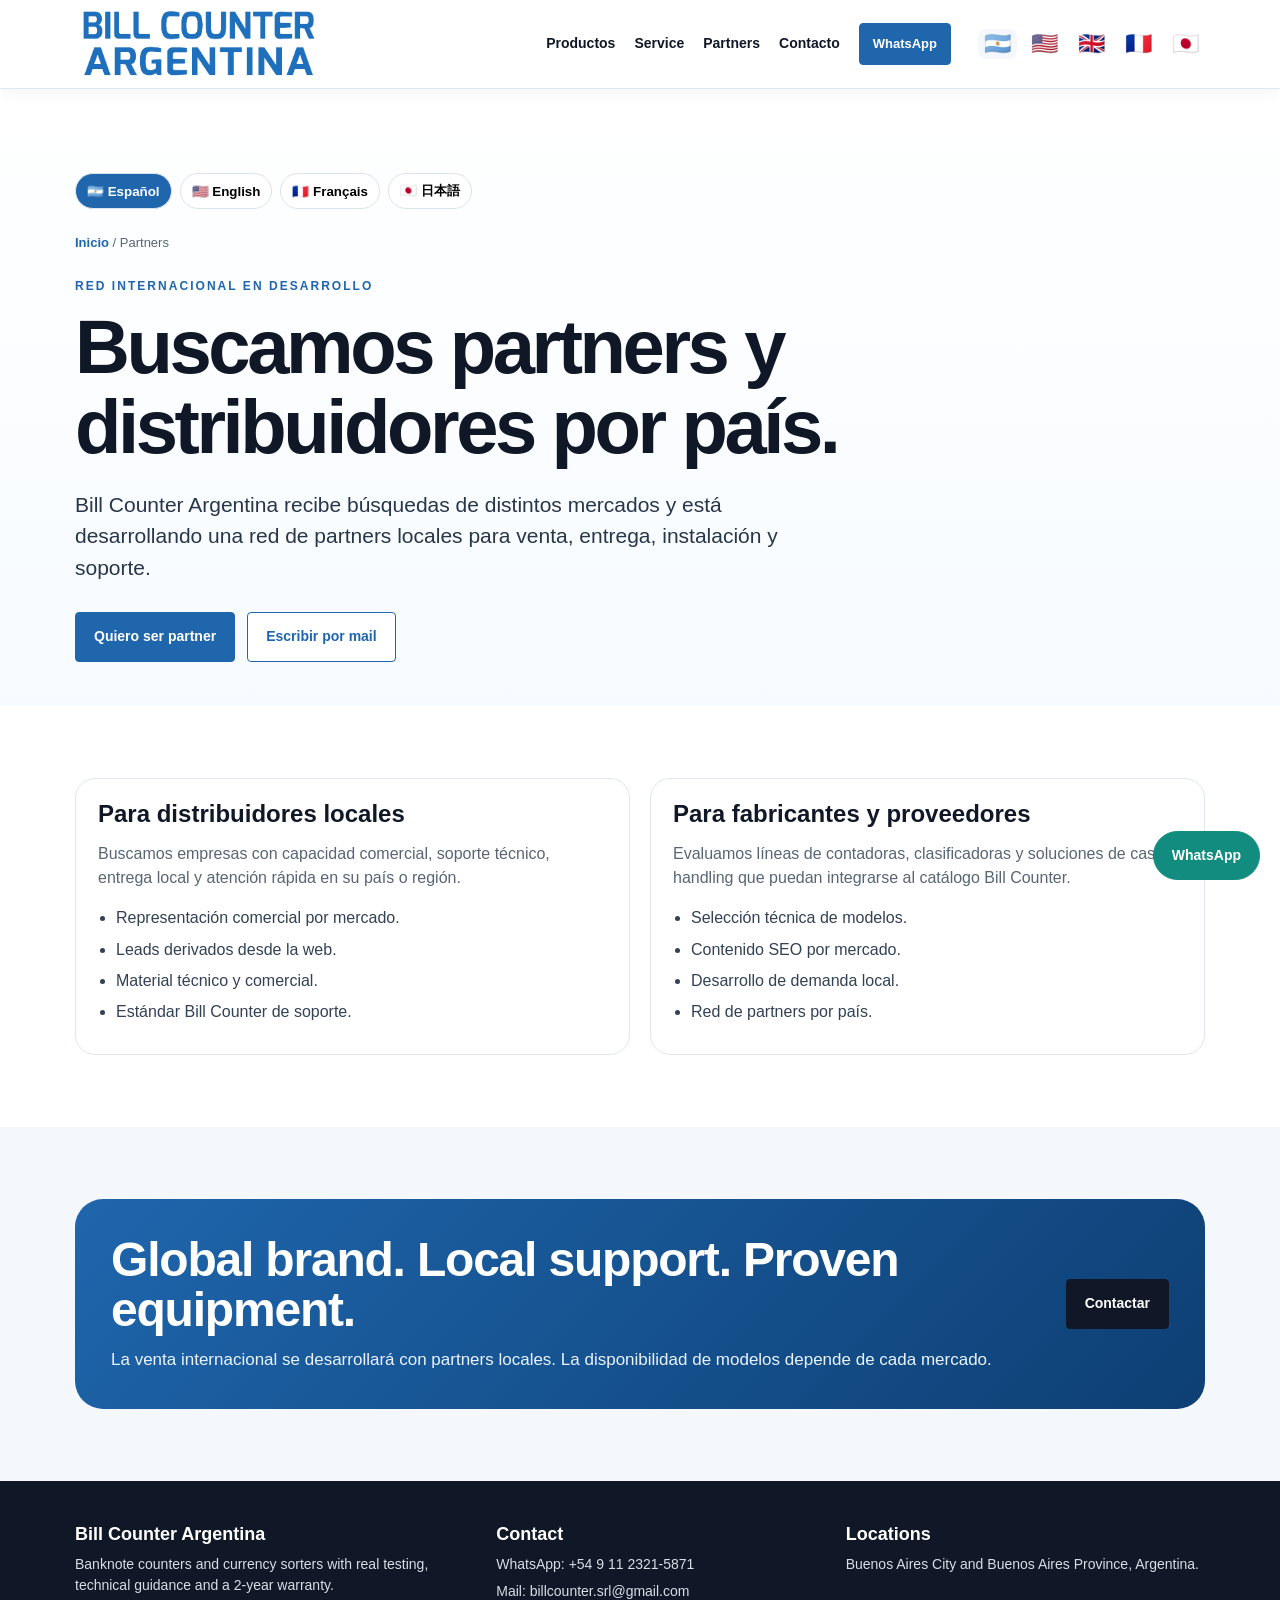
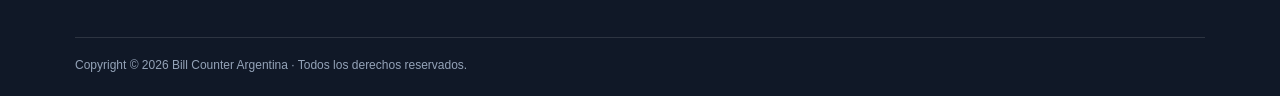
<file: partners/index.html>
<!doctype html>
<html lang="es-AR">
<head>
  <meta charset="utf-8">
  <meta name="viewport" content="width=device-width, initial-scale=1">
  <title>Bill Counter Partners | Distribuidores y red internacional</title>
  <meta name="description" content="Bill Counter Argentina busca partners, distribuidores y service partners para desarrollar mercados locales.">
  <link rel="canonical" href="https://www.billcounter.com.ar/partners/">
  <link rel="alternate" hreflang="es-AR" href="https://www.billcounter.com.ar/partners/">
  <link rel="alternate" hreflang="en-US" href="https://www.billcounter.com.ar/en-us/">
  <link rel="alternate" hreflang="en-GB" href="https://www.billcounter.com.ar/en-gb/">
  <link rel="alternate" hreflang="fr" href="https://www.billcounter.com.ar/fr/">
  <link rel="alternate" hreflang="ja" href="https://www.billcounter.com.ar/ja/">
  <meta property="og:title" content="Bill Counter Partners | International distributor network">
  <meta property="og:description" content="Bill Counter Argentina is developing an international partner and distributor network.">
  <meta property="og:type" content="website">
  <meta property="og:image" content="https://www.billcounter.com.ar/assets/img/linea-productos.webp">
  <link rel="stylesheet" href="../assets/styles.css">
  <style>.i18n{display:none}.i18n.active{display:block}.partner-heading{margin:0;color:#101827;line-height:1.05;font-size:clamp(40px,6vw,76px);letter-spacing:-.045em;font-weight:700}.partner-lang{display:flex;gap:8px;flex-wrap:wrap;margin-top:18px}.partner-lang button{border:1px solid #dbe3ee;background:#fff;border-radius:999px;padding:8px 11px;font-weight:800;cursor:pointer}.partner-lang button.active{background:#1f66ad;color:#fff}.partner-mini{color:#596575;margin-top:10px}.partner-note{background:#f4f7fb;border:1px solid #dbe3ee;border-radius:8px;padding:16px;margin-top:18px}@media(max-width:560px){.partner-heading{font-size:34px;letter-spacing:-.035em}.partner-lang button{font-size:12px;padding:7px 9px}.lang-hero{padding:34px 0 28px!important}.footer-grid{grid-template-columns:1fr!important}}</style>
</head>
<body>
<header class="topbar">
  <div class="container nav">
    <a class="brand" href="../"><img src="../assets/img/logo.png" alt="Bill Counter Argentina"></a>
    <nav class="navlinks" aria-label="Navegación principal">
      <a href="../#productos">Productos</a>
      <a href="../service/">Service</a>
      <a href="../partners/">Partners</a>
      <a href="../contacto/">Contacto</a>
      <a class="btn small whatsapp" href="https://wa.me/5491123215871?text=Hola%2C%20quiero%20hablar%20sobre%20oportunidades%20de%20partnership%20con%20Bill%20Counter." target="_blank" rel="noopener">WhatsApp</a>
      <span class="langs" aria-label="Idiomas"><a class="flaglink active" href="../">🇦🇷</a><a class="flaglink" href="../en-us/">🇺🇸</a><a class="flaglink" href="../en-gb/">🇬🇧</a><a class="flaglink" href="../fr/">🇫🇷</a><a class="flaglink" href="../ja/">🇯🇵</a></span>
    </nav>
    <div class="mobile-menu"><a href="../#productos">Productos</a><span>·</span><a href="../contacto/">Contacto</a><span class="mobile-flags" aria-label="Idiomas"><a class="flaglink active" href="../">🇦🇷</a><a class="flaglink" href="../en-us/">🇺🇸</a><a class="flaglink" href="../en-gb/">🇬🇧</a><a class="flaglink" href="../fr/">🇫🇷</a><a class="flaglink" href="../ja/">🇯🇵</a></span></div>
  </div>
</header>
<main>
<section class="lang-hero">
  <div class="container">
    <div class="partner-lang" aria-label="Language selector">
      <button type="button" data-set-lang="es">🇦🇷 Español</button>
      <button type="button" data-set-lang="en">🇺🇸 English</button>
      <button type="button" data-set-lang="fr">🇫🇷 Français</button>
      <button type="button" data-set-lang="ja">🇯🇵 日本語</button>
    </div>

    <div class="i18n" data-lang="es">
      <div class="breadcrumb"><a href="../">Inicio</a> / Partners</div>
      <p class="eyebrow">Red internacional en desarrollo</p>
      <h1>Buscamos partners y distribuidores por país.</h1>
      <p class="lead">Bill Counter Argentina recibe búsquedas de distintos mercados y está desarrollando una red de partners locales para venta, entrega, instalación y soporte.</p>
      <div class="hero-actions"><a class="btn whatsapp" href="https://wa.me/5491123215871?text=Hola%2C%20quiero%20hablar%20sobre%20oportunidades%20de%20partnership%20con%20Bill%20Counter." target="_blank" rel="noopener">Quiero ser partner</a><a class="btn ghost" href="mailto:billcounter.srl@gmail.com">Escribir por mail</a></div>
    </div>

    <div class="i18n" data-lang="en">
      <div class="breadcrumb"><a href="../en-us/">International</a> / Partners</div>
      <p class="eyebrow">International partner network</p>
      <p class="partner-heading">We are selecting distributors and service partners by country.</p>
      <p class="lead">Bill Counter Argentina is developing a local partner network for sales, delivery, installation and technical support in international markets.</p>
      <div class="hero-actions"><a class="btn whatsapp" href="https://wa.me/5491123215871?text=Hello%2C%20I%20want%20to%20discuss%20a%20Bill%20Counter%20partnership%20opportunity%20in%20my%20country." target="_blank" rel="noopener">Become a partner</a><a class="btn ghost" href="mailto:billcounter.srl@gmail.com">Email us</a></div>
    </div>

    <div class="i18n" data-lang="fr">
      <div class="breadcrumb"><a href="../fr/">International</a> / Partenaires</div>
      <p class="eyebrow">Réseau international de partenaires</p>
      <p class="partner-heading">Nous recherchons des distributeurs et partenaires techniques par pays.</p>
      <p class="lead">Bill Counter Argentine développe un réseau de partenaires locaux pour la vente, la livraison, l’installation et le support technique.</p>
      <div class="hero-actions"><a class="btn whatsapp" href="https://wa.me/5491123215871?text=Bonjour%2C%20je%20souhaite%20discuter%20d%27une%20opportunit%C3%A9%20de%20partenariat%20Bill%20Counter%20dans%20mon%20pays." target="_blank" rel="noopener">Devenir partenaire</a><a class="btn ghost" href="mailto:billcounter.srl@gmail.com">Nous écrire</a></div>
    </div>

    <div class="i18n" data-lang="ja">
      <div class="breadcrumb"><a href="../ja/">International</a> / パートナー</div>
      <p class="eyebrow">国際パートナーネットワーク</p>
      <p class="partner-heading">国別の販売代理店およびサービスパートナーを募集しています。</p>
      <p class="lead">Bill Counter Argentina は、海外市場での販売、配送、設置、技術サポートを行う現地パートナー網を構築しています。</p>
      <div class="hero-actions"><a class="btn whatsapp" href="https://wa.me/5491123215871?text=Bill%20Counter%E3%81%AE%E3%83%91%E3%83%BC%E3%83%88%E3%83%8A%E3%83%BC%E6%A9%9F%E4%BC%9A%E3%81%AB%E3%81%A4%E3%81%84%E3%81%A6%E7%9B%B8%E8%AB%87%E3%81%97%E3%81%9F%E3%81%84%E3%81%A7%E3%81%99%E3%80%82" target="_blank" rel="noopener">パートナーについて相談</a><a class="btn ghost" href="mailto:billcounter.srl@gmail.com">メールで問い合わせ</a></div>
    </div>
  </div>
</section>

<section class="section">
  <div class="container partner-grid">
    <div class="partner-card"><h3 data-i18n-es="Para distribuidores locales" data-i18n-en="For local distributors" data-i18n-fr="Pour les distributeurs locaux" data-i18n-ja="現地販売代理店向け">Para distribuidores locales</h3><p data-i18n-es="Buscamos empresas con capacidad comercial, soporte técnico, entrega local y atención rápida en su país o región." data-i18n-en="We are looking for companies with sales capacity, technical support, local delivery and fast customer service in their country or region." data-i18n-fr="Nous recherchons des entreprises capables d'assurer la vente, le support technique, la livraison locale et une réponse rapide dans leur pays ou région." data-i18n-ja="販売力、技術サポート、現地配送、迅速な顧客対応が可能な企業を求めています。">Buscamos empresas con capacidad comercial, soporte técnico, entrega local y atención rápida en su país o región.</p><ul class="list"><li>Representación comercial por mercado.</li><li>Leads derivados desde la web.</li><li>Material técnico y comercial.</li><li>Estándar Bill Counter de soporte.</li></ul></div>
    <div class="partner-card"><h3 data-i18n-es="Para fabricantes y proveedores" data-i18n-en="For manufacturers and suppliers" data-i18n-fr="Pour les fabricants et fournisseurs" data-i18n-ja="メーカー・サプライヤー向け">Para fabricantes y proveedores</h3><p data-i18n-es="Evaluamos líneas de contadoras, clasificadoras y soluciones de cash handling que puedan integrarse al catálogo Bill Counter." data-i18n-en="We evaluate banknote counters, sorters and cash-handling solutions that may be integrated into the Bill Counter catalogue." data-i18n-fr="Nous évaluons des compteuses, trieuses et solutions de traitement du cash pouvant intégrer le catalogue Bill Counter." data-i18n-ja="Bill Counter のカタログに統合できる紙幣計数機、分類機、現金処理ソリューションを評価しています。">Evaluamos líneas de contadoras, clasificadoras y soluciones de cash handling que puedan integrarse al catálogo Bill Counter.</p><ul class="list"><li>Selección técnica de modelos.</li><li>Contenido SEO por mercado.</li><li>Desarrollo de demanda local.</li><li>Red de partners por país.</li></ul></div>
  </div>
</section>

<section class="section soft">
  <div class="container cta-band">
    <div><h2 id="ctaTitle">Global brand. Local support. Proven equipment.</h2><p id="ctaText">La venta internacional se desarrollará con partners locales. La disponibilidad de modelos depende de cada mercado.</p></div>
    <a id="ctaPartner" class="btn dark" href="https://wa.me/5491123215871?text=Hola%2C%20quiero%20informaci%C3%B3n%20sobre%20la%20red%20de%20partners%20Bill%20Counter." target="_blank" rel="noopener">Contactar</a>
  </div>
</section>
</main>
<footer class="footer"><div class="container"><div class="footer-grid"><div><h3>Bill Counter Argentina</h3><p>Banknote counters and currency sorters with real testing, technical guidance and a 2-year warranty.</p></div><div><h3>Contact</h3><p>WhatsApp: <a href="https://wa.me/5491123215871">+54 9 11 2321-5871</a></p><p>Mail: <a href="mailto:billcounter.srl@gmail.com">billcounter.srl@gmail.com</a></p></div><div><h3>Locations</h3><p>Buenos Aires City and Buenos Aires Province, Argentina.</p></div></div><div class="copyright">Copyright © 2026 Bill Counter Argentina · Todos los derechos reservados.</div></div></footer>
<a class="btn whatsapp fixed-wa" href="https://wa.me/5491123215871?text=Hola%2C%20quiero%20informaci%C3%B3n%20sobre%20Bill%20Counter." target="_blank" rel="noopener">WhatsApp</a>
<script>
(function(){
  var ref=document.referrer||''; var stored=localStorage.getItem('bc_lang'); var lang=stored||'es';
  if(ref.includes('/en-us/')||ref.includes('/en-gb/')) lang='en';
  if(ref.includes('/fr/')) lang='fr'; if(ref.includes('/ja/')) lang='ja';
  function setLang(l){lang=l;localStorage.setItem('bc_lang',l);document.documentElement.lang=l==='en'?'en':l==='fr'?'fr':l==='ja'?'ja':'es-AR';document.querySelectorAll('.i18n').forEach(function(el){el.classList.toggle('active',el.dataset.lang===l)});document.querySelectorAll('[data-set-lang]').forEach(function(b){b.classList.toggle('active',b.dataset.setLang===l)});document.querySelectorAll('[data-i18n-'+l+']').forEach(function(el){el.textContent=el.getAttribute('data-i18n-'+l)});var t={es:['Global brand. Local support. Proven equipment.','La venta internacional se desarrollará con partners locales. La disponibilidad de modelos depende de cada mercado.','Contactar','https://wa.me/5491123215871?text=Hola%2C%20quiero%20informaci%C3%B3n%20sobre%20la%20red%20de%20partners%20Bill%20Counter.'],en:['Global brand. Local support. Proven equipment.','International sales will be developed with local partners. Model availability depends on each market.','Contact partner team','https://wa.me/5491123215871?text=Hello%2C%20I%20want%20to%20discuss%20a%20Bill%20Counter%20partnership%20opportunity%20in%20my%20country.'],fr:['Marque globale. Support local. Équipement éprouvé.','Les ventes internationales seront développées avec des partenaires locaux. La disponibilité dépend de chaque marché.','Contacter l’équipe partenaires','https://wa.me/5491123215871?text=Bonjour%2C%20je%20souhaite%20discuter%20d%27une%20opportunit%C3%A9%20de%20partenariat%20Bill%20Counter%20dans%20mon%20pays.'],ja:['グローバルブランド。現地サポート。実績ある機器。','国際展開は現地パートナーとともに進めます。製品の取り扱いは市場ごとに異なります。','パートナー担当へ連絡','https://wa.me/5491123215871?text=Bill%20Counter%E3%81%AE%E3%83%91%E3%83%BC%E3%83%88%E3%83%8A%E3%83%BC%E6%A9%9F%E4%BC%9A%E3%81%AB%E3%81%A4%E3%81%84%E3%81%A6%E7%9B%B8%E8%AB%87%E3%81%97%E3%81%9F%E3%81%84%E3%81%A7%E3%81%99%E3%80%82']}[l];document.getElementById('ctaTitle').textContent=t[0];document.getElementById('ctaText').textContent=t[1];document.getElementById('ctaPartner').textContent=t[2];document.getElementById('ctaPartner').href=t[3];}
  document.querySelectorAll('[data-set-lang]').forEach(function(b){b.addEventListener('click',function(){setLang(b.dataset.setLang)})});setLang(lang);
})();
</script>
</body></html>
</file>
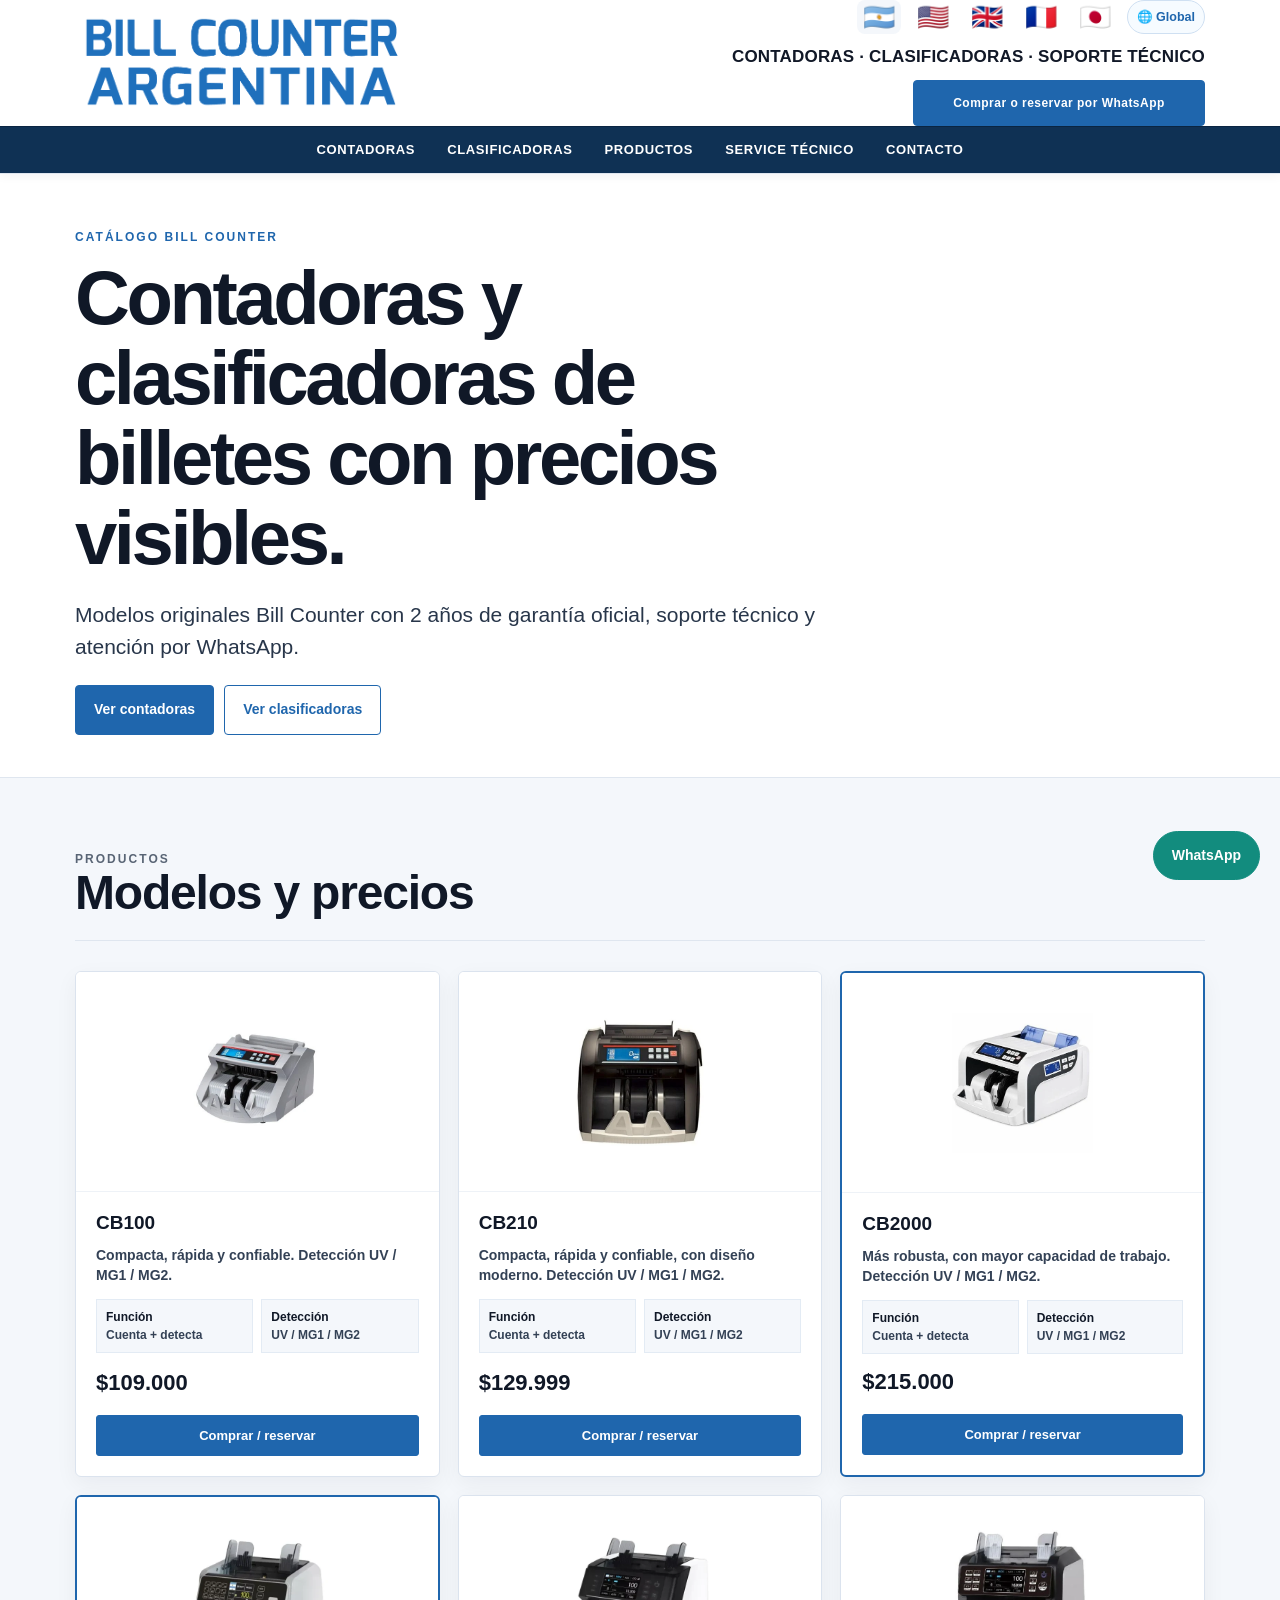
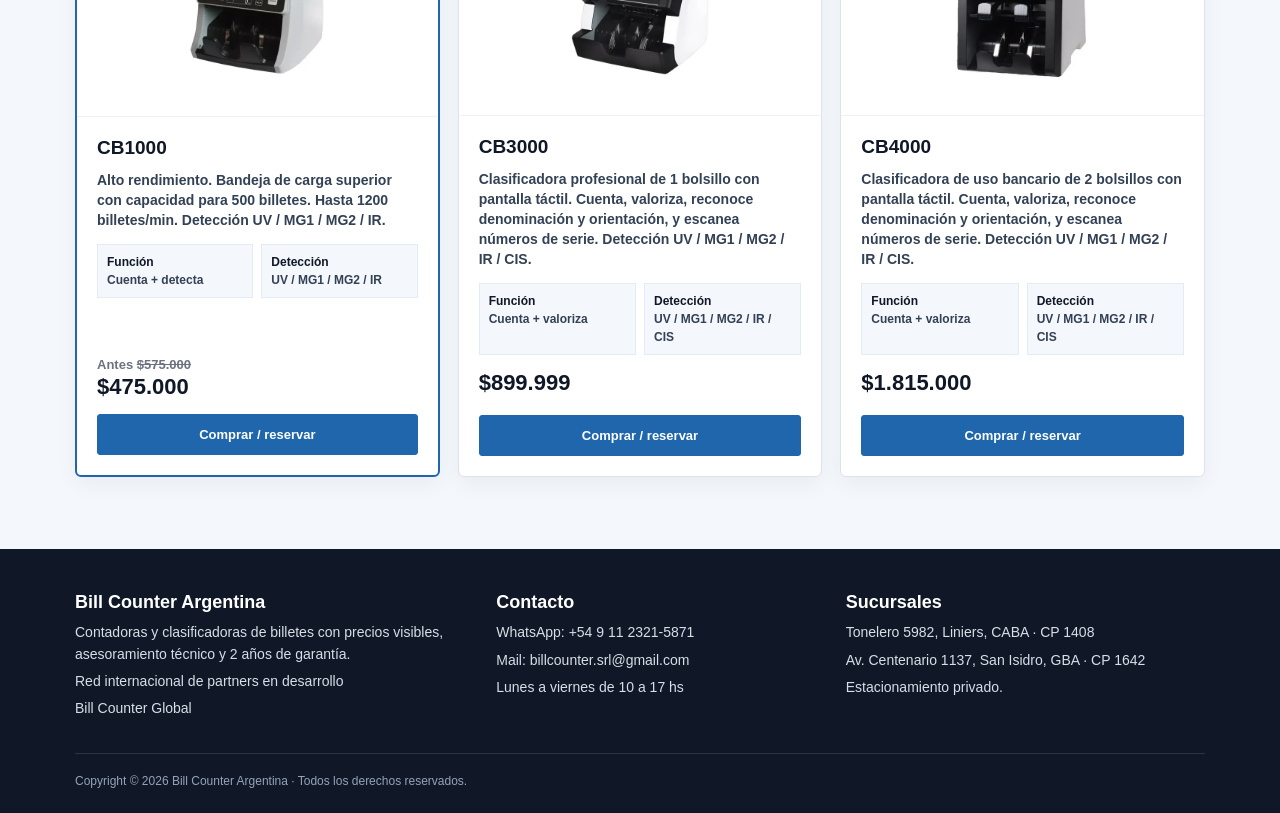
<file: productos/index.html>
<!doctype html>
<html lang="es-AR">
<head>
  <meta charset="utf-8">
  <meta name="viewport" content="width=device-width, initial-scale=1">
  <title>Productos Bill Counter | Contadoras y clasificadoras de billetes</title>
  <meta name="description" content="Catálogo de productos Bill Counter Argentina: contadoras CB100, CB210, CB2000, CB1000 y clasificadoras CB3000, CB4000 con precios visibles.">
  <link rel="canonical" href="https://www.billcounter.com.ar/productos/">
  <link rel="alternate" hreflang="es-AR" href="https://www.billcounter.com.ar/">
  <link rel="alternate" hreflang="en-US" href="https://www.billcounter.com.ar/en-us/">
  <link rel="alternate" hreflang="en-GB" href="https://www.billcounter.com.ar/en-gb/">
  <link rel="alternate" hreflang="fr" href="https://www.billcounter.com.ar/fr/">
  <link rel="alternate" hreflang="ja" href="https://www.billcounter.com.ar/ja/">
  <link rel="alternate" hreflang="x-default" href="https://www.billcounter.com.ar/">
  <meta property="og:title" content="Productos Bill Counter | Contadoras y clasificadoras de billetes">
  <meta property="og:description" content="Catálogo de productos Bill Counter Argentina con precios visibles, garantía oficial y atención por WhatsApp.">
  <meta property="og:type" content="website">
  <meta property="og:image" content="https://www.billcounter.com.ar/assets/img/cb2000.webp">
  <link rel="stylesheet" href="../assets/styles.css">
  <style>
    .category-hero{background:#fff;border-bottom:1px solid #dfe6ef;padding:54px 0 42px}.category-hero h1{max-width:760px}.category-hero .lead{max-width:760px}.category-nav{display:flex;gap:10px;flex-wrap:wrap;margin-top:22px}.category-nav .btn{white-space:nowrap}.product-card.featured-product{border:2px solid #1f66ad}.product-img{display:flex!important;align-items:center!important;justify-content:center!important;height:220px!important;padding:18px!important}.product-img img{width:auto!important;object-fit:contain!important;display:block!important;margin:auto!important}.product-img img.photo-cb100{max-height:136px!important;max-width:75.6%!important}.product-img img.photo-cb210{max-height:136px!important;max-width:75.6%!important}.product-img img.photo-cb2000{max-height:140px!important;max-width:77.9%!important}.product-img img.photo-cb1000{max-height:147px!important;max-width:81.6%!important}.product-img img.photo-cb3000{max-height:150px!important;max-width:83.2%!important}.product-img img.photo-cb4000{max-height:157px!important;max-width:87%!important}.product-short{font-weight:750;color:#334155;line-height:1.42}.product-meta{display:grid;grid-template-columns:1fr 1fr;gap:8px;margin-top:2px}.product-meta div{background:#f4f7fb;border:1px solid #e3ebf4;padding:8px 9px;font-size:12px;color:#334155;font-weight:750}.product-meta strong{display:block;color:#101827;font-size:12px;font-weight:900}.card-actions{display:grid}.card-actions .btn.small.whatsapp{text-align:center}.header-lang .global-link{font-size:12.5px!important;padding:6px 9px!important;border:1px solid #cfe0f2;border-radius:999px;background:#f6fbff;color:#1f66ad;text-decoration:none;font-weight:900;white-space:nowrap}@media(max-width:560px){.product-img{height:145px!important;padding:10px!important}.product-img img.photo-cb100{max-height:90px!important}.product-img img.photo-cb210{max-height:90px!important}.product-img img.photo-cb2000{max-height:92px!important}.product-img img.photo-cb1000{max-height:97px!important}.product-img img.photo-cb3000{max-height:98px!important}.product-img img.photo-cb4000{max-height:103px!important}.header-lang .global-link{font-size:10.5px!important;padding:4px 6px!important}.category-hero{padding:28px 0 24px!important}.category-nav .btn{width:100%;text-align:center}}
  </style>
</head>
<body>
  <header class="topbar corporate-header">
    <div class="container header-main">
      <a class="brand" href="../" aria-label="Bill Counter Argentina"><img src="../assets/img/logo.png" alt="Bill Counter Argentina"></a>
      <div class="header-right"><div class="header-lang" aria-label="Idiomas"><a class="flaglink active" href="../">🇦🇷</a><a class="flaglink" href="../en-us/">🇺🇸</a><a class="flaglink" href="../en-gb/">🇬🇧</a><a class="flaglink" href="../fr/">🇫🇷</a><a class="flaglink" href="../ja/">🇯🇵</a><a class="flaglink global-link" href="https://billcounterglobal.com/" target="_blank" rel="noopener">🌐 Global</a></div><p class="header-claim">Contadoras · clasificadoras · soporte técnico</p><a class="btn header-cta" href="https://wa.me/5491123215871?text=Hola%2C%20quiero%20comprar%20o%20reservar%20un%20equipo%20Bill%20Counter." target="_blank" rel="noopener">Comprar o reservar por WhatsApp</a></div>
    </div>
    <nav class="nav-strip" aria-label="Navegación principal"><div class="container navlinks corporate-navlinks"><a href="../contadoras-de-billetes/">Contadoras</a><a href="../clasificadoras-de-billetes/">Clasificadoras</a><a href="../productos/">Productos</a><a href="../service/">Service técnico</a><a href="../contacto/">Contacto</a></div></nav>
  </header>

  <main>
    <section class="category-hero"><div class="container"><p class="eyebrow">Catálogo Bill Counter</p><h1>Contadoras y clasificadoras de billetes con precios visibles.</h1><p class="lead">Modelos originales Bill Counter con 2 años de garantía oficial, soporte técnico y atención por WhatsApp.</p><div class="category-nav"><a class="btn" href="../contadoras-de-billetes/">Ver contadoras</a><a class="btn ghost" href="../clasificadoras-de-billetes/">Ver clasificadoras</a></div></div></section>

    <section class="section soft"><div class="container"><div class="section-head formal-head"><div><p class="eyebrow">Productos</p><h2>Modelos y precios</h2></div></div><div class="product-grid formal-grid">
      <article class="product-card"><a class="product-img" href="billcounter-100/"><img class="photo-cb100" src="../assets/img/billcounter-100.webp" alt="Contadora de billetes Bill Counter CB100" loading="lazy"></a><div class="card-body"><a class="product-title" href="billcounter-100/">CB100</a><p class="product-short">Compacta, rápida y confiable. Detección UV / MG1 / MG2.</p><div class="product-meta"><div><strong>Función</strong>Cuenta + detecta</div><div><strong>Detección</strong>UV / MG1 / MG2</div></div><div class="price">$109.000</div><div class="card-actions"><a class="btn small whatsapp" href="https://wa.me/5491123215871?text=Hola%2C%20quiero%20comprar%20o%20reservar%20la%20Bill%20Counter%20CB100." target="_blank" rel="noopener">Comprar / reservar</a></div></div></article>
      <article class="product-card"><a class="product-img" href="cb210/"><img class="photo-cb210" src="../assets/img/cb210.webp" alt="Contadora de billetes Bill Counter CB210" loading="lazy"></a><div class="card-body"><a class="product-title" href="cb210/">CB210</a><p class="product-short">Compacta, rápida y confiable, con diseño moderno. Detección UV / MG1 / MG2.</p><div class="product-meta"><div><strong>Función</strong>Cuenta + detecta</div><div><strong>Detección</strong>UV / MG1 / MG2</div></div><div class="price">$129.999</div><div class="card-actions"><a class="btn small whatsapp" href="https://wa.me/5491123215871?text=Hola%2C%20quiero%20comprar%20o%20reservar%20la%20Bill%20Counter%20CB210." target="_blank" rel="noopener">Comprar / reservar</a></div></div></article>
      <article class="product-card featured-product"><a class="product-img" href="cb2000/"><img class="photo-cb2000" src="../assets/img/cb2000.webp" alt="Contadora de billetes Bill Counter CB2000" loading="lazy"></a><div class="card-body"><a class="product-title" href="cb2000/">CB2000</a><p class="product-short">Más robusta, con mayor capacidad de trabajo. Detección UV / MG1 / MG2.</p><div class="product-meta"><div><strong>Función</strong>Cuenta + detecta</div><div><strong>Detección</strong>UV / MG1 / MG2</div></div><div class="price">$215.000</div><div class="card-actions"><a class="btn small whatsapp" href="https://wa.me/5491123215871?text=Hola%2C%20quiero%20comprar%20o%20reservar%20la%20Bill%20Counter%20CB2000." target="_blank" rel="noopener">Comprar / reservar</a></div></div></article>
      <article class="product-card featured-product"><a class="product-img" href="cb1000/"><img class="photo-cb1000" src="../assets/img/cb1000.webp" alt="Contadora de billetes Bill Counter CB1000" loading="lazy"></a><div class="card-body"><a class="product-title" href="cb1000/">CB1000</a><p class="product-short">Alto rendimiento. Bandeja de carga superior con capacidad para 500 billetes. Hasta 1200 billetes/min. Detección UV / MG1 / MG2 / IR.</p><div class="product-meta"><div><strong>Función</strong>Cuenta + detecta</div><div><strong>Detección</strong>UV / MG1 / MG2 / IR</div></div><div class="price price-offer"><span class="price-before">Antes <s>$575.000</s></span><span class="price-now">$475.000</span></div><div class="card-actions"><a class="btn small whatsapp" href="https://wa.me/5491123215871?text=Hola%2C%20quiero%20comprar%20o%20reservar%20la%20Bill%20Counter%20CB1000%20en%20oferta." target="_blank" rel="noopener">Comprar / reservar</a></div></div></article>
      <article class="product-card"><a class="product-img" href="cb3000/"><img class="photo-cb3000" src="../assets/img/cb3000.webp" alt="Clasificadora de billetes Bill Counter CB3000" loading="lazy"></a><div class="card-body"><a class="product-title" href="cb3000/">CB3000</a><p class="product-short">Clasificadora profesional de 1 bolsillo con pantalla táctil. Cuenta, valoriza, reconoce denominación y orientación, y escanea números de serie. Detección UV / MG1 / MG2 / IR / CIS.</p><div class="product-meta"><div><strong>Función</strong>Cuenta + valoriza</div><div><strong>Detección</strong>UV / MG1 / MG2 / IR / CIS</div></div><div class="price">$899.999</div><div class="card-actions"><a class="btn small whatsapp" href="https://wa.me/5491123215871?text=Hola%2C%20quiero%20comprar%20o%20reservar%20la%20clasificadora%20Bill%20Counter%20CB3000." target="_blank" rel="noopener">Comprar / reservar</a></div></div></article>
      <article class="product-card"><a class="product-img" href="cb4000/"><img class="photo-cb4000" src="../assets/img/cb4000.webp" alt="Clasificadora de billetes Bill Counter CB4000" loading="lazy"></a><div class="card-body"><a class="product-title" href="cb4000/">CB4000</a><p class="product-short">Clasificadora de uso bancario de 2 bolsillos con pantalla táctil. Cuenta, valoriza, reconoce denominación y orientación, y escanea números de serie. Detección UV / MG1 / MG2 / IR / CIS.</p><div class="product-meta"><div><strong>Función</strong>Cuenta + valoriza</div><div><strong>Detección</strong>UV / MG1 / MG2 / IR / CIS</div></div><div class="price">$1.815.000</div><div class="card-actions"><a class="btn small whatsapp" href="https://wa.me/5491123215871?text=Hola%2C%20quiero%20comprar%20o%20reservar%20la%20clasificadora%20Bill%20Counter%20CB4000." target="_blank" rel="noopener">Comprar / reservar</a></div></div></article>
    </div></div></section>
  </main>

  <footer class="footer"><div class="container"><div class="footer-grid"><div><h3>Bill Counter Argentina</h3><p>Contadoras y clasificadoras de billetes con precios visibles, asesoramiento técnico y 2 años de garantía.</p><p><a href="../partners/">Red internacional de partners en desarrollo</a></p><p><a href="https://billcounterglobal.com/" target="_blank" rel="noopener">Bill Counter Global</a></p></div><div><h3>Contacto</h3><p>WhatsApp: <a href="https://wa.me/5491123215871?text=Hola%2C%20quiero%20consultar%20por%20Bill%20Counter.">+54 9 11 2321-5871</a></p><p>Mail: <a href="mailto:billcounter.srl@gmail.com">billcounter.srl@gmail.com</a></p><p>Lunes a viernes de 10 a 17 hs</p></div><div><h3>Sucursales</h3><p>Tonelero 5982, Liniers, CABA · CP 1408</p><p>Av. Centenario 1137, San Isidro, GBA · CP 1642</p><p>Estacionamiento privado.</p></div></div><div class="copyright">Copyright © 2026 Bill Counter Argentina · Todos los derechos reservados.</div></div></footer>
  <a class="btn whatsapp fixed-wa" href="https://wa.me/5491123215871?text=Hola%2C%20quiero%20asesoramiento%20para%20elegir%20una%20contadora%20de%20billetes." target="_blank" rel="noopener">WhatsApp</a>
</body>
</html>
</file>
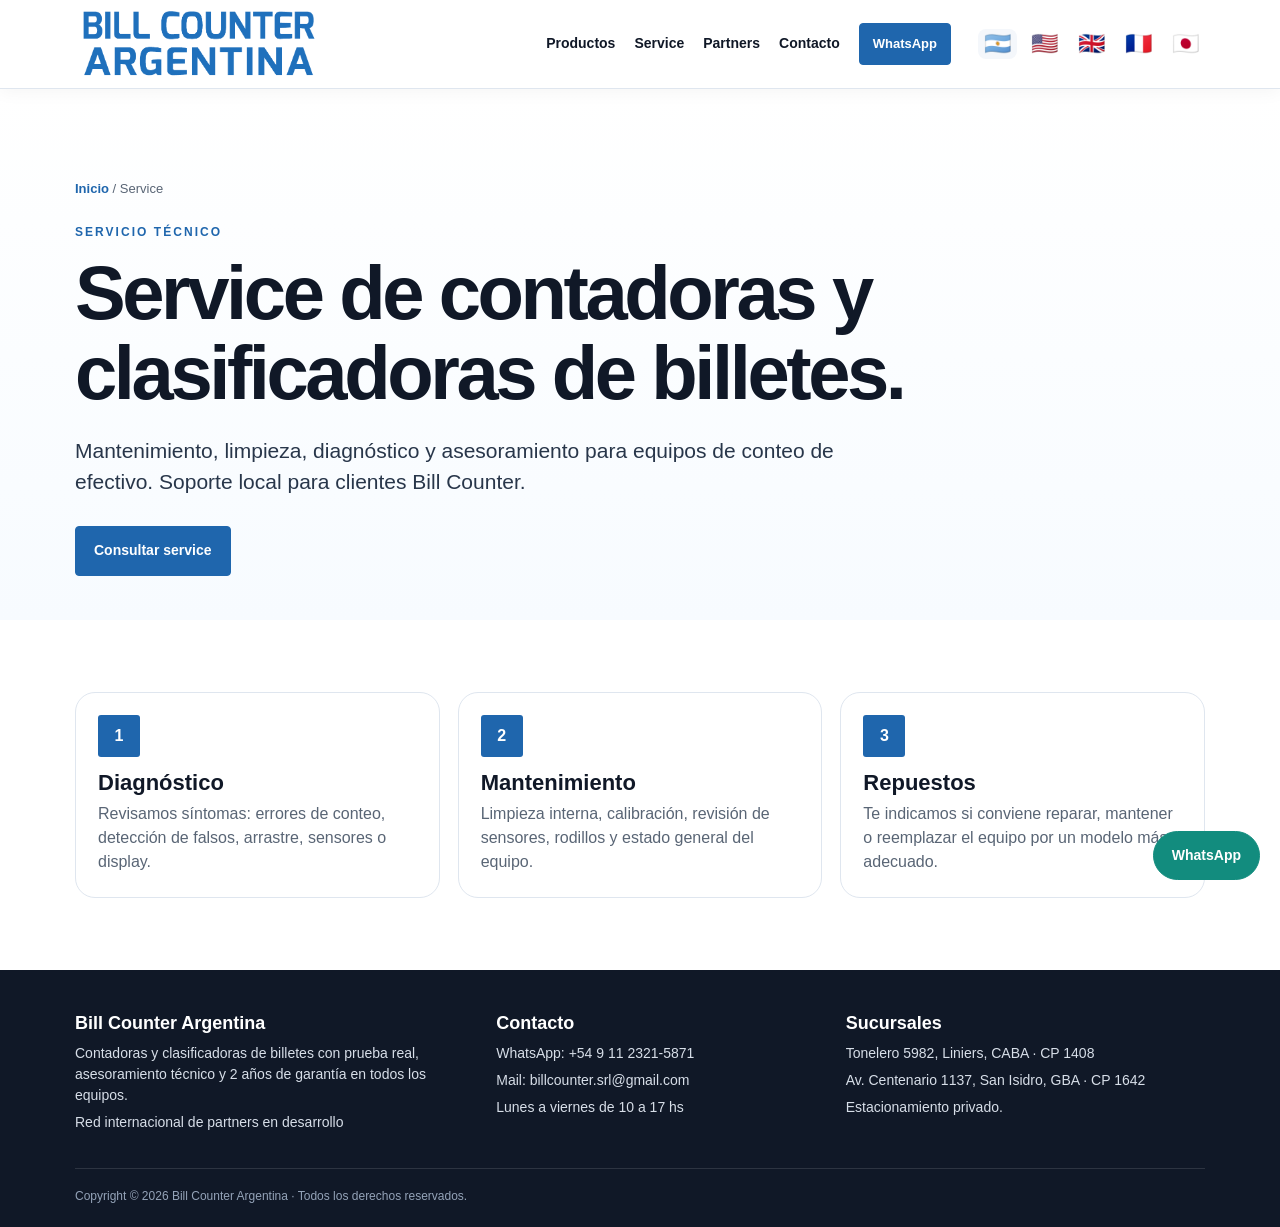
<file: service/index.html>
<!doctype html>
<html lang="es-AR">
<head>
  <meta charset="utf-8">
  <meta name="viewport" content="width=device-width, initial-scale=1">
  <title>Service de contadoras de billetes | Bill Counter Argentina</title>
  <meta name="description" content="Service, mantenimiento y asesoramiento técnico para contadoras y clasificadoras de billetes en Argentina.">
  <link rel="canonical" href="https://www.billcounter.com.ar/service/">
  
    <link rel="alternate" hreflang="es-AR" href="https://www.billcounter.com.ar/">
    <link rel="alternate" hreflang="en-US" href="https://www.billcounter.com.ar/en-us/">
    <link rel="alternate" hreflang="en-GB" href="https://www.billcounter.com.ar/en-gb/">
    <link rel="alternate" hreflang="fr" href="https://www.billcounter.com.ar/fr/">
    <link rel="alternate" hreflang="ja" href="https://www.billcounter.com.ar/ja/">
    <link rel="alternate" hreflang="x-default" href="https://www.billcounter.com.ar/">
    
  <meta property="og:title" content="Service de contadoras de billetes | Bill Counter Argentina">
  <meta property="og:description" content="Service, mantenimiento y asesoramiento técnico para contadoras y clasificadoras de billetes en Argentina.">
  <meta property="og:type" content="website">
  <meta property="og:image" content="https://www.billcounter.com.ar/assets/img/linea-productos.webp">
  <link rel="stylesheet" href="../assets/styles.css">
</head>
<body>

    <header class="topbar">
      <div class="container nav">
        <a class="brand" href="../">
          <img src="../assets/img/logo.png" alt="Bill Counter Argentina">
        </a>
        
      <nav class="navlinks" aria-label="Navegación principal">
        <a href="../#productos">Productos</a>
        <a href="../service/">Service</a>
        <a href="../partners/">Partners</a>
        <a href="../contacto/">Contacto</a>
        <a class="btn small whatsapp" href="https://wa.me/5491123215871?text=Hola%2C%20quiero%20asesoramiento%20para%20elegir%20una%20contadora%20de%20billetes." target="_blank" rel="noopener">WhatsApp</a>
        <span class="langs" aria-label="Idiomas">
          <a class="flaglink active" href="../">🇦🇷</a>
          <a class="flaglink" href="../en-us/">🇺🇸</a>
          <a class="flaglink" href="../en-gb/">🇬🇧</a>
          <a class="flaglink" href="../fr/">🇫🇷</a>
          <a class="flaglink" href="../ja/">🇯🇵</a>
        </span>
      </nav>
    
        <div class="mobile-menu"><a href="../#productos">Productos</a><span>·</span><a href="../contacto/">Contacto</a><span class="mobile-flags" aria-label="Idiomas"><a class="flaglink active" href="../">🇦🇷</a><a class="flaglink" href="../en-us/">🇺🇸</a><a class="flaglink" href="../en-gb/">🇬🇧</a><a class="flaglink" href="../fr/">🇫🇷</a><a class="flaglink" href="../ja/">🇯🇵</a></span></div>
      </div>
    </header>
    
<main>
<section class="lang-hero">
  <div class="container">
    <div class="breadcrumb"><a href="../">Inicio</a> / Service</div>
    <p class="eyebrow">Servicio técnico</p>
    <h1>Service de contadoras y clasificadoras de billetes.</h1>
    <p class="lead">Mantenimiento, limpieza, diagnóstico y asesoramiento para equipos de conteo de efectivo. Soporte local para clientes Bill Counter.</p>
    <div class="hero-actions">
      <a class="btn whatsapp" href="https://wa.me/5491123215871?text=Hola%2C%20necesito%20consultar%20por%20service%20de%20una%20contadora%20de%20billetes." target="_blank" rel="noopener">Consultar service</a>
    </div>
  </div>
</section>
<section class="section">
  <div class="container">
    <div class="steps">
      <div class="step"><div class="step-num">1</div><h3>Diagnóstico</h3><p>Revisamos síntomas: errores de conteo, detección de falsos, arrastre, sensores o display.</p></div>
      <div class="step"><div class="step-num">2</div><h3>Mantenimiento</h3><p>Limpieza interna, calibración, revisión de sensores, rodillos y estado general del equipo.</p></div>
      <div class="step"><div class="step-num">3</div><h3>Repuestos</h3><p>Te indicamos si conviene reparar, mantener o reemplazar el equipo por un modelo más adecuado.</p></div>
    </div>
  </div>
</section>
</main>

    <footer class="footer">
      <div class="container">
        <div class="footer-grid">
          <div>
            <h3>Bill Counter Argentina</h3>
            <p>Contadoras y clasificadoras de billetes con prueba real, asesoramiento técnico y 2 años de garantía en todos los equipos.</p>
            <p><a href="../partners/">Red internacional de partners en desarrollo</a></p>
          </div>
          <div>
            <h3>Contacto</h3>
            <p>WhatsApp: <a href="https://wa.me/5491123215871?text=Hola%2C%20quiero%20consultar%20por%20Bill%20Counter.">+54 9 11 2321-5871</a></p>
            <p>Mail: <a href="mailto:billcounter.srl@gmail.com">billcounter.srl@gmail.com</a></p>
            <p>Lunes a viernes de 10 a 17 hs</p>
          </div>
          <div>
            <h3>Sucursales</h3>
            <p>Tonelero 5982, Liniers, CABA · CP 1408</p>
            <p>Av. Centenario 1137, San Isidro, GBA · CP 1642</p>
            <p>Estacionamiento privado.</p>
          </div>
        </div>
        <div class="copyright">Copyright © 2026 Bill Counter Argentina · Todos los derechos reservados.</div>
      </div>
    </footer>
    <a class="btn whatsapp fixed-wa" href="https://wa.me/5491123215871?text=Hola%2C%20quiero%20asesoramiento%20para%20elegir%20una%20contadora%20de%20billetes." target="_blank" rel="noopener">WhatsApp</a>
    </body></html>
</file>
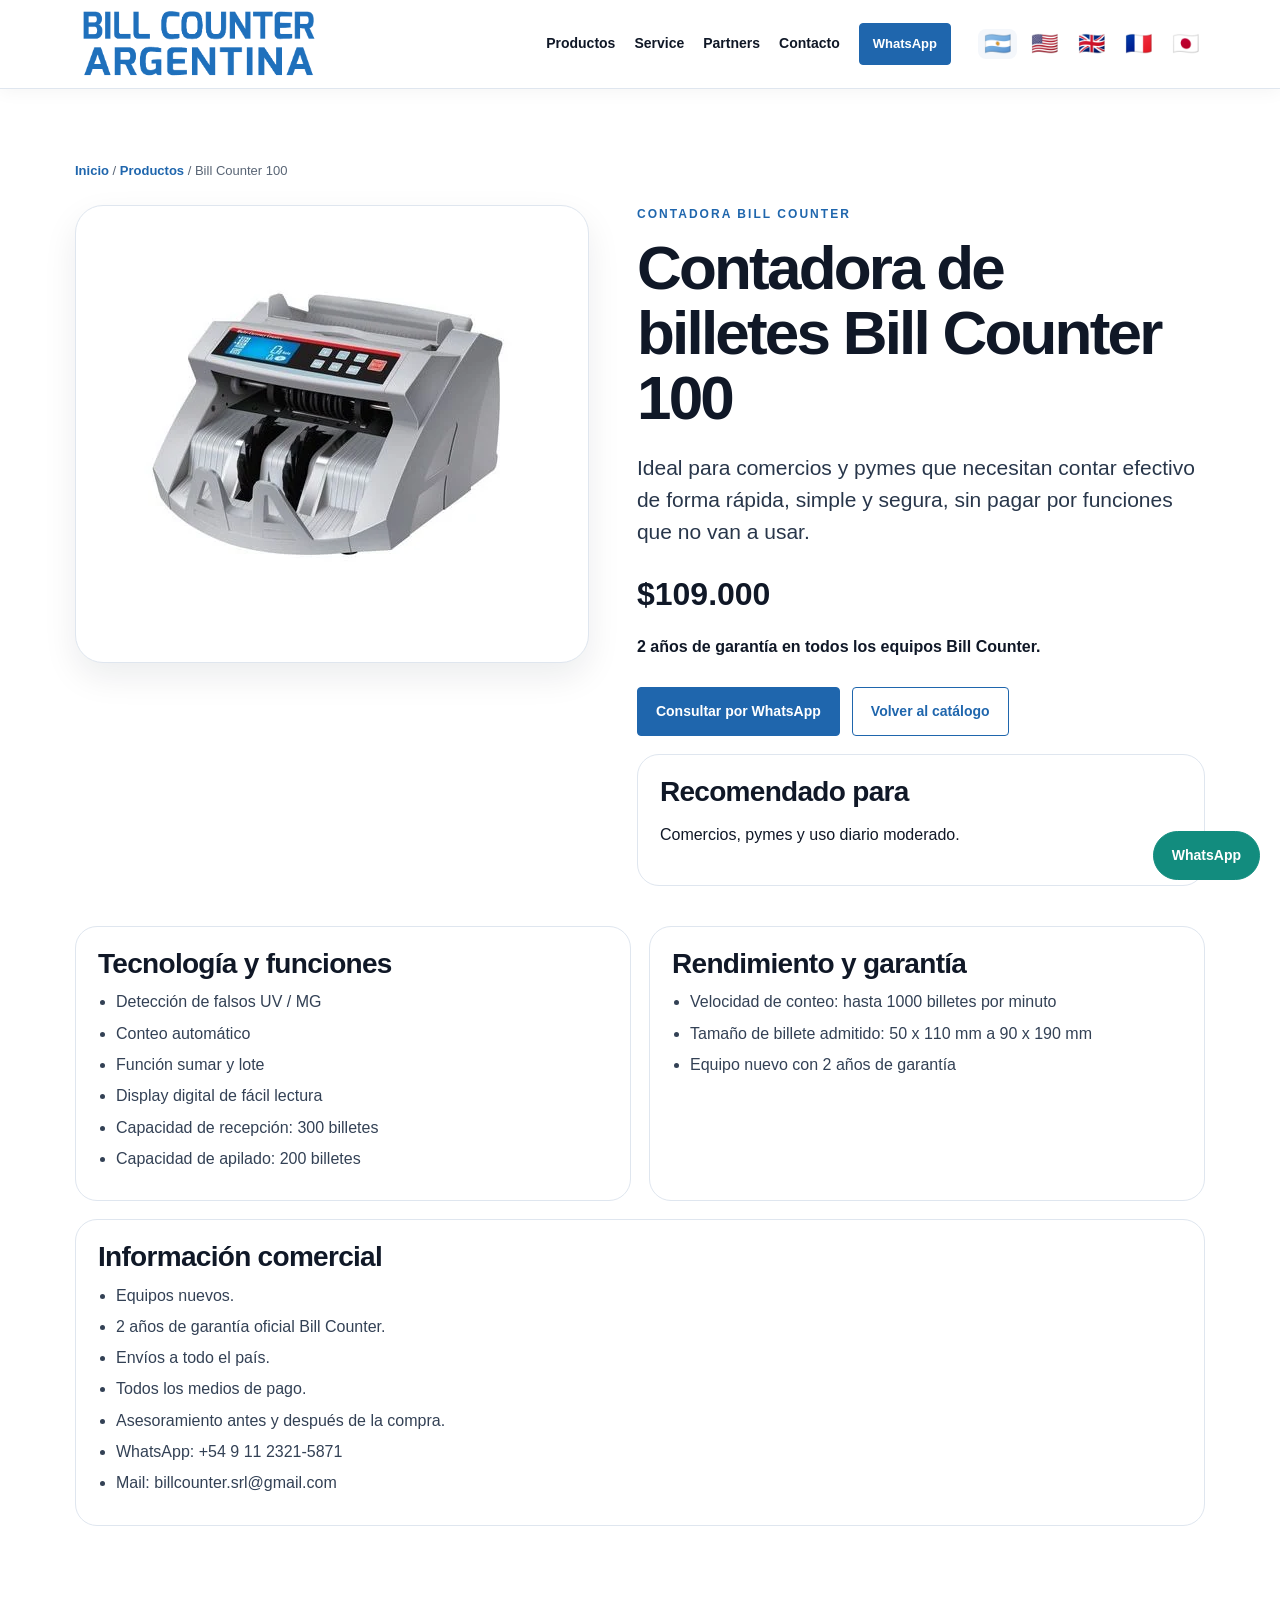
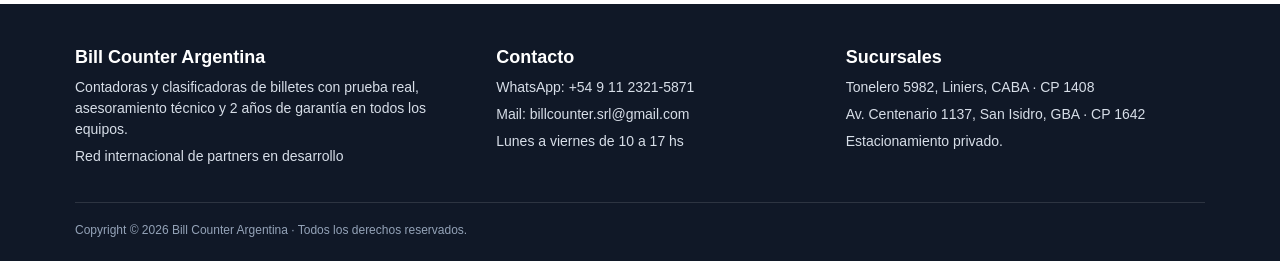
<file: productos/billcounter-100/index.html>
<!doctype html>
<html lang="es-AR">
<head>
  <meta charset="utf-8">
  <meta name="viewport" content="width=device-width, initial-scale=1">
  <title>Contadora de billetes Bill Counter 100 | Bill Counter Argentina</title>
  <meta name="description" content="Contadora de billetes Bill Counter 100: Contadora robusta y económica con detección básica de falsos. Equipo nuevo con 2 años de garantía y soporte técnico local.">
  <link rel="canonical" href="https://www.billcounter.com.ar/productos/billcounter-100/">
  
    <link rel="alternate" hreflang="es-AR" href="https://www.billcounter.com.ar/">
    <link rel="alternate" hreflang="en-US" href="https://www.billcounter.com.ar/en-us/">
    <link rel="alternate" hreflang="en-GB" href="https://www.billcounter.com.ar/en-gb/">
    <link rel="alternate" hreflang="fr" href="https://www.billcounter.com.ar/fr/">
    <link rel="alternate" hreflang="ja" href="https://www.billcounter.com.ar/ja/">
    <link rel="alternate" hreflang="x-default" href="https://www.billcounter.com.ar/">
    
  <meta property="og:title" content="Contadora de billetes Bill Counter 100 | Bill Counter Argentina">
  <meta property="og:description" content="Contadora de billetes Bill Counter 100: Contadora robusta y económica con detección básica de falsos. Equipo nuevo con 2 años de garantía y soporte técnico local.">
  <meta property="og:type" content="website">
  <meta property="og:image" content="https://www.billcounter.com.ar/assets/img/linea-productos.webp">
  <link rel="stylesheet" href="../../assets/styles.css">
</head>
<body>

    <header class="topbar">
      <div class="container nav">
        <a class="brand" href="../../">
          <img src="../../assets/img/logo.png" alt="Bill Counter Argentina">
        </a>
        
      <nav class="navlinks" aria-label="Navegación principal">
        <a href="../../#productos">Productos</a>
        <a href="../../service/">Service</a>
        <a href="../../partners/">Partners</a>
        <a href="../../contacto/">Contacto</a>
        <a class="btn small whatsapp" href="https://wa.me/5491123215871?text=Hola%2C%20quiero%20asesoramiento%20para%20elegir%20una%20contadora%20de%20billetes." target="_blank" rel="noopener">WhatsApp</a>
        <span class="langs" aria-label="Idiomas">
          <a class="flaglink active" href="../../">🇦🇷</a>
          <a class="flaglink" href="../../en-us/">🇺🇸</a>
          <a class="flaglink" href="../../en-gb/">🇬🇧</a>
          <a class="flaglink" href="../../fr/">🇫🇷</a>
          <a class="flaglink" href="../../ja/">🇯🇵</a>
        </span>
      </nav>
    
        <div class="mobile-menu"><a href="../../#productos">Productos</a><span>·</span><a href="../../contacto/">Contacto</a><span class="mobile-flags" aria-label="Idiomas"><a class="flaglink active" href="../../">🇦🇷</a><a class="flaglink" href="../../en-us/">🇺🇸</a><a class="flaglink" href="../../en-gb/">🇬🇧</a><a class="flaglink" href="../../fr/">🇫🇷</a><a class="flaglink" href="../../ja/">🇯🇵</a></span></div>
      </div>
    </header>
    
<main class="product-detail">
  <div class="container">
    <div class="breadcrumb"><a href="../../">Inicio</a> / <a href="../">Productos</a> / Bill Counter 100</div>
    <div class="detail-grid">
      <div class="detail-gallery">
        <img src="../../assets/img/billcounter-100.webp" alt="Contadora de billetes Bill Counter 100">
      </div>
      <div class="detail-info">
        <p class="eyebrow">Contadora Bill Counter</p>
        <h1>Contadora de billetes Bill Counter 100</h1>
        <p class="lead">Ideal para comercios y pymes que necesitan contar efectivo de forma rápida, simple y segura, sin pagar por funciones que no van a usar.</p>
        <div class="detail-price">$109.000</div>
        <p><strong>2 años de garantía en todos los equipos Bill Counter.</strong></p>
        <div class="hero-actions">
          <a class="btn whatsapp" href="https://wa.me/5491123215871?text=Hola%2C%20quiero%20consultar%20por%20la%20Contadora%20Bill%20Counter%20100." target="_blank" rel="noopener">Consultar por WhatsApp</a>
          <a class="btn ghost" href="../">Volver al catálogo</a>
        </div>
        <div class="detail-box">
          <h2>Recomendado para</h2>
          <p>Comercios, pymes y uso diario moderado.</p>
        </div>
        
      </div>
    </div>

    <div class="spec-grid">
      <div class="detail-box">
        <h2>Tecnología y funciones</h2>
        <ul class="list"><li>Detección de falsos UV / MG</li><li>Conteo automático</li><li>Función sumar y lote</li><li>Display digital de fácil lectura</li><li>Capacidad de recepción: 300 billetes</li><li>Capacidad de apilado: 200 billetes</li></ul>
      </div>
      <div class="detail-box">
        <h2>Rendimiento y garantía</h2>
        <ul class="list"><li>Velocidad de conteo: hasta 1000 billetes por minuto</li><li>Tamaño de billete admitido: 50 x 110 mm a 90 x 190 mm</li><li>Equipo nuevo con 2 años de garantía</li></ul>
      </div>
    </div>

    <div class="detail-box">
      <h2>Información comercial</h2>
      <ul class="list">
        <li>Equipos nuevos.</li>
        <li>2 años de garantía oficial Bill Counter.</li>
        <li>Envíos a todo el país.</li>
        <li>Todos los medios de pago.</li>
        <li>Asesoramiento antes y después de la compra.</li>
        <li>WhatsApp: +54 9 11 2321-5871</li>
        <li>Mail: billcounter.srl@gmail.com</li>
      </ul>
    </div>
  </div>
</main>

    <footer class="footer">
      <div class="container">
        <div class="footer-grid">
          <div>
            <h3>Bill Counter Argentina</h3>
            <p>Contadoras y clasificadoras de billetes con prueba real, asesoramiento técnico y 2 años de garantía en todos los equipos.</p>
            <p><a href="../../partners/">Red internacional de partners en desarrollo</a></p>
          </div>
          <div>
            <h3>Contacto</h3>
            <p>WhatsApp: <a href="https://wa.me/5491123215871?text=Hola%2C%20quiero%20consultar%20por%20Bill%20Counter.">+54 9 11 2321-5871</a></p>
            <p>Mail: <a href="mailto:billcounter.srl@gmail.com">billcounter.srl@gmail.com</a></p>
            <p>Lunes a viernes de 10 a 17 hs</p>
          </div>
          <div>
            <h3>Sucursales</h3>
            <p>Tonelero 5982, Liniers, CABA · CP 1408</p>
            <p>Av. Centenario 1137, San Isidro, GBA · CP 1642</p>
            <p>Estacionamiento privado.</p>
          </div>
        </div>
        <div class="copyright">Copyright © 2026 Bill Counter Argentina · Todos los derechos reservados.</div>
      </div>
    </footer>
    <a class="btn whatsapp fixed-wa" href="https://wa.me/5491123215871?text=Hola%2C%20quiero%20asesoramiento%20para%20elegir%20una%20contadora%20de%20billetes." target="_blank" rel="noopener">WhatsApp</a>
    </body></html>
</file>
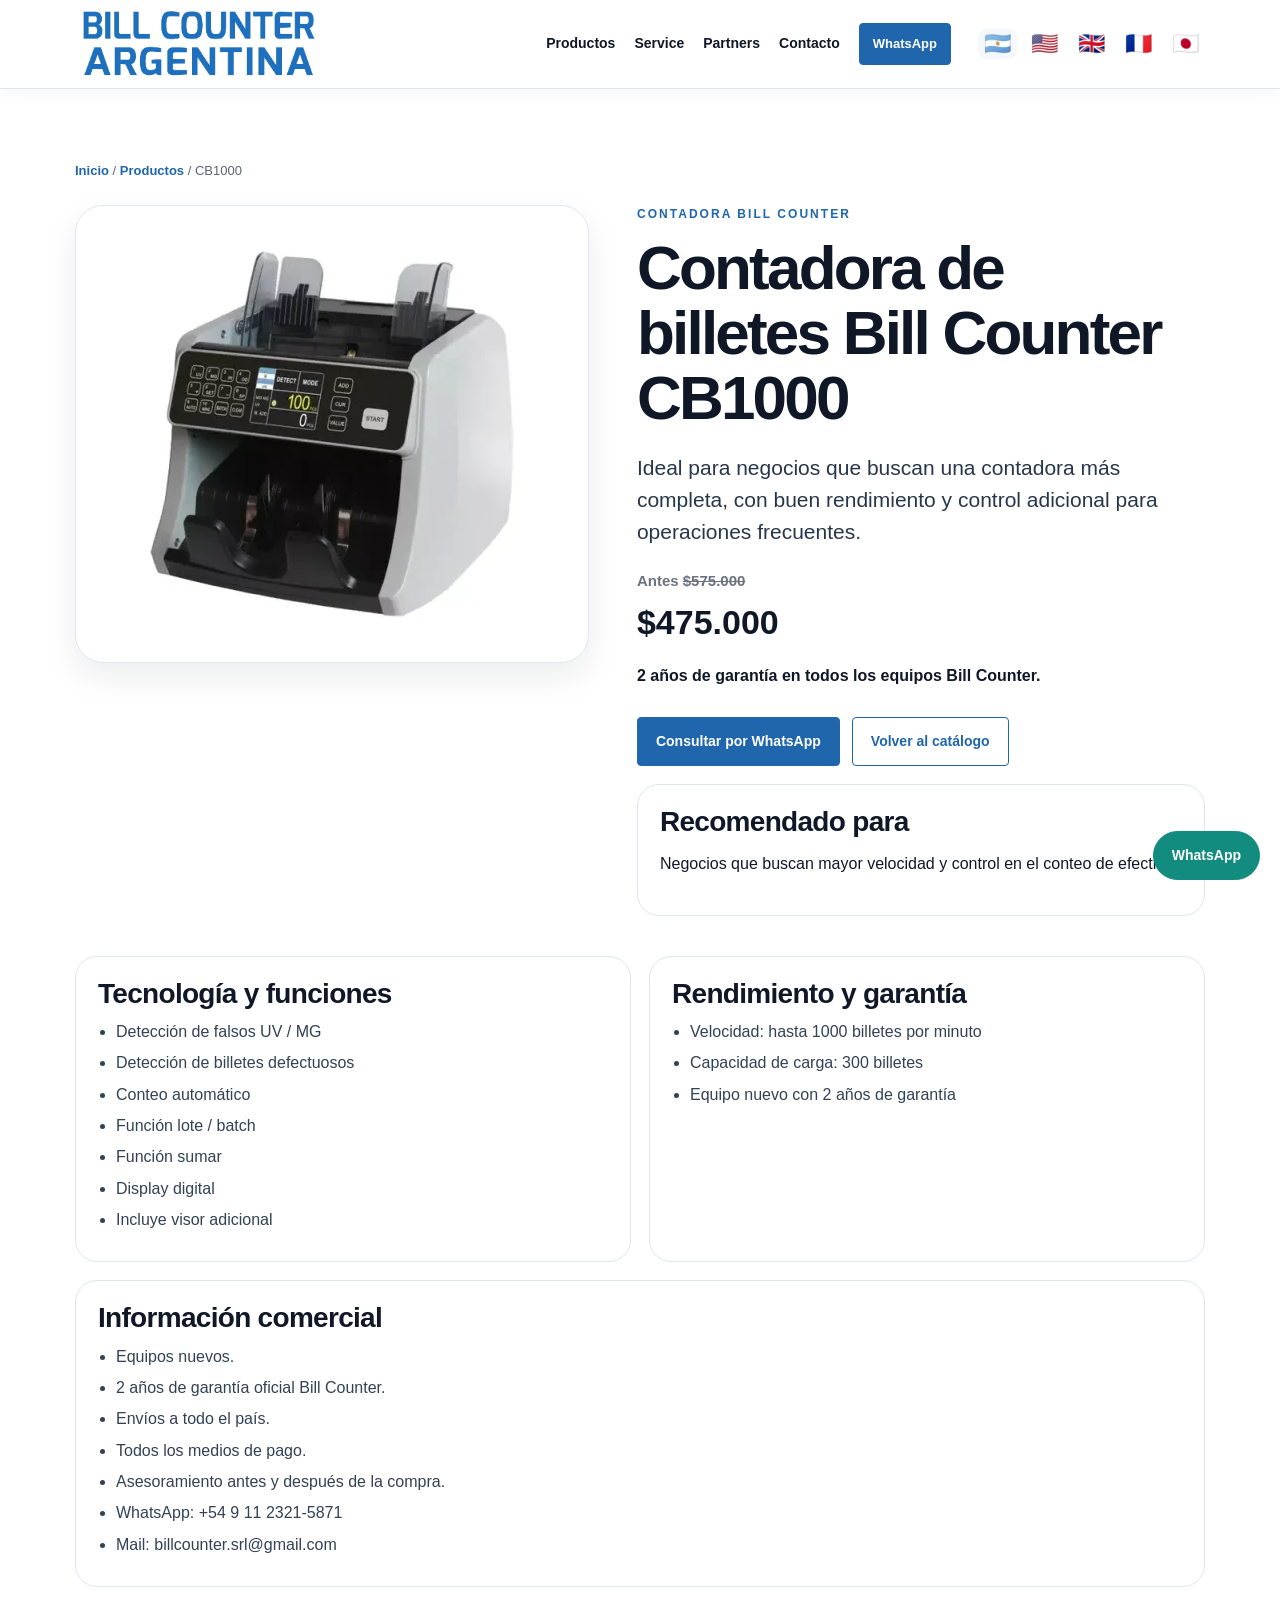
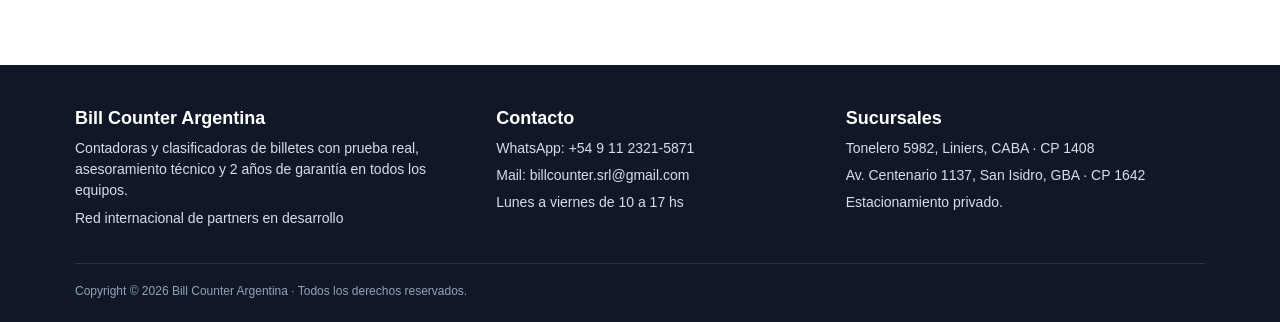
<file: productos/cb1000/index.html>
<!doctype html>
<html lang="es-AR">
<head>
  <meta charset="utf-8">
  <meta name="viewport" content="width=device-width, initial-scale=1">
  <title>Contadora de billetes Bill Counter CB1000 | Garantía oficial</title>
  <meta name="description" content="Contadora de billetes Bill Counter CB1000: Contadora con detección de falsos y visor adicional. Equipo nuevo con 2 años de garantía y soporte técnico local.">
  <link rel="canonical" href="https://www.billcounter.com.ar/productos/cb1000/">
  
    <link rel="alternate" hreflang="es-AR" href="https://www.billcounter.com.ar/">
    <link rel="alternate" hreflang="en-US" href="https://www.billcounter.com.ar/en-us/">
    <link rel="alternate" hreflang="en-GB" href="https://www.billcounter.com.ar/en-gb/">
    <link rel="alternate" hreflang="fr" href="https://www.billcounter.com.ar/fr/">
    <link rel="alternate" hreflang="ja" href="https://www.billcounter.com.ar/ja/">
    <link rel="alternate" hreflang="x-default" href="https://www.billcounter.com.ar/">
    
  <meta property="og:title" content="Contadora de billetes Bill Counter CB1000 | Bill Counter Argentina">
  <meta property="og:description" content="Contadora de billetes Bill Counter CB1000: Contadora con detección de falsos y visor adicional. Equipo nuevo con 2 años de garantía y soporte técnico local.">
  <meta property="og:type" content="website">
  <meta property="og:image" content="https://www.billcounter.com.ar/assets/img/linea-productos.webp">
  <link rel="stylesheet" href="../../assets/styles.css">
</head>
<body>

    <header class="topbar">
      <div class="container nav">
        <a class="brand" href="../../">
          <img src="../../assets/img/logo.png" alt="Bill Counter Argentina">
        </a>
        
      <nav class="navlinks" aria-label="Navegación principal">
        <a href="../../#productos">Productos</a>
        <a href="../../service/">Service</a>
        <a href="../../partners/">Partners</a>
        <a href="../../contacto/">Contacto</a>
        <a class="btn small whatsapp" href="https://wa.me/5491123215871?text=Hola%2C%20quiero%20asesoramiento%20para%20elegir%20una%20contadora%20de%20billetes." target="_blank" rel="noopener">WhatsApp</a>
        <span class="langs" aria-label="Idiomas">
          <a class="flaglink active" href="../../">🇦🇷</a>
          <a class="flaglink" href="../../en-us/">🇺🇸</a>
          <a class="flaglink" href="../../en-gb/">🇬🇧</a>
          <a class="flaglink" href="../../fr/">🇫🇷</a>
          <a class="flaglink" href="../../ja/">🇯🇵</a>
        </span>
      </nav>
    
        <div class="mobile-menu"><a href="../../#productos">Productos</a><span>·</span><a href="../../contacto/">Contacto</a><span class="mobile-flags" aria-label="Idiomas"><a class="flaglink active" href="../../">🇦🇷</a><a class="flaglink" href="../../en-us/">🇺🇸</a><a class="flaglink" href="../../en-gb/">🇬🇧</a><a class="flaglink" href="../../fr/">🇫🇷</a><a class="flaglink" href="../../ja/">🇯🇵</a></span></div>
      </div>
    </header>
    
<main class="product-detail">
  <div class="container">
    <div class="breadcrumb"><a href="../../">Inicio</a> / <a href="../">Productos</a> / CB1000</div>
    <div class="detail-grid">
      <div class="detail-gallery">
        <img src="../../assets/img/cb1000.webp" alt="Contadora de billetes Bill Counter CB1000">
      </div>
      <div class="detail-info">
        <p class="eyebrow">Contadora Bill Counter</p>
        <h1>Contadora de billetes Bill Counter CB1000</h1>
        <p class="lead">Ideal para negocios que buscan una contadora más completa, con buen rendimiento y control adicional para operaciones frecuentes.</p>
        <div class="detail-price detail-price-offer"><span class="price-before">Antes <s>$575.000</s></span><span class="price-now">$475.000</span></div>
        <p><strong>2 años de garantía en todos los equipos Bill Counter.</strong></p>
        <div class="hero-actions">
          <a class="btn whatsapp" href="https://wa.me/5491123215871?text=Hola%2C%20quiero%20consultar%20por%20la%20Contadora%20Bill%20Counter%20CB1000." target="_blank" rel="noopener">Consultar por WhatsApp</a>
          <a class="btn ghost" href="../">Volver al catálogo</a>
        </div>
        <div class="detail-box">
          <h2>Recomendado para</h2>
          <p>Negocios que buscan mayor velocidad y control en el conteo de efectivo.</p>
        </div>
        
      </div>
    </div>

    <div class="spec-grid">
      <div class="detail-box">
        <h2>Tecnología y funciones</h2>
        <ul class="list"><li>Detección de falsos UV / MG</li><li>Detección de billetes defectuosos</li><li>Conteo automático</li><li>Función lote / batch</li><li>Función sumar</li><li>Display digital</li><li>Incluye visor adicional</li></ul>
      </div>
      <div class="detail-box">
        <h2>Rendimiento y garantía</h2>
        <ul class="list"><li>Velocidad: hasta 1000 billetes por minuto</li><li>Capacidad de carga: 300 billetes</li><li>Equipo nuevo con 2 años de garantía</li></ul>
      </div>
    </div>

    <div class="detail-box">
      <h2>Información comercial</h2>
      <ul class="list">
        <li>Equipos nuevos.</li>
        <li>2 años de garantía oficial Bill Counter.</li>
        <li>Envíos a todo el país.</li>
        <li>Todos los medios de pago.</li>
        <li>Asesoramiento antes y después de la compra.</li>
        <li>WhatsApp: +54 9 11 2321-5871</li>
        <li>Mail: billcounter.srl@gmail.com</li>
      </ul>
    </div>
  </div>
</main>

    <footer class="footer">
      <div class="container">
        <div class="footer-grid">
          <div>
            <h3>Bill Counter Argentina</h3>
            <p>Contadoras y clasificadoras de billetes con prueba real, asesoramiento técnico y 2 años de garantía en todos los equipos.</p>
            <p><a href="../../partners/">Red internacional de partners en desarrollo</a></p>
          </div>
          <div>
            <h3>Contacto</h3>
            <p>WhatsApp: <a href="https://wa.me/5491123215871?text=Hola%2C%20quiero%20consultar%20por%20Bill%20Counter.">+54 9 11 2321-5871</a></p>
            <p>Mail: <a href="mailto:billcounter.srl@gmail.com">billcounter.srl@gmail.com</a></p>
            <p>Lunes a viernes de 10 a 17 hs</p>
          </div>
          <div>
            <h3>Sucursales</h3>
            <p>Tonelero 5982, Liniers, CABA · CP 1408</p>
            <p>Av. Centenario 1137, San Isidro, GBA · CP 1642</p>
            <p>Estacionamiento privado.</p>
          </div>
        </div>
        <div class="copyright">Copyright © 2026 Bill Counter Argentina · Todos los derechos reservados.</div>
      </div>
    </footer>
    <a class="btn whatsapp fixed-wa" href="https://wa.me/5491123215871?text=Hola%2C%20quiero%20asesoramiento%20para%20elegir%20una%20contadora%20de%20billetes." target="_blank" rel="noopener">WhatsApp</a>
    </body></html>
</file>
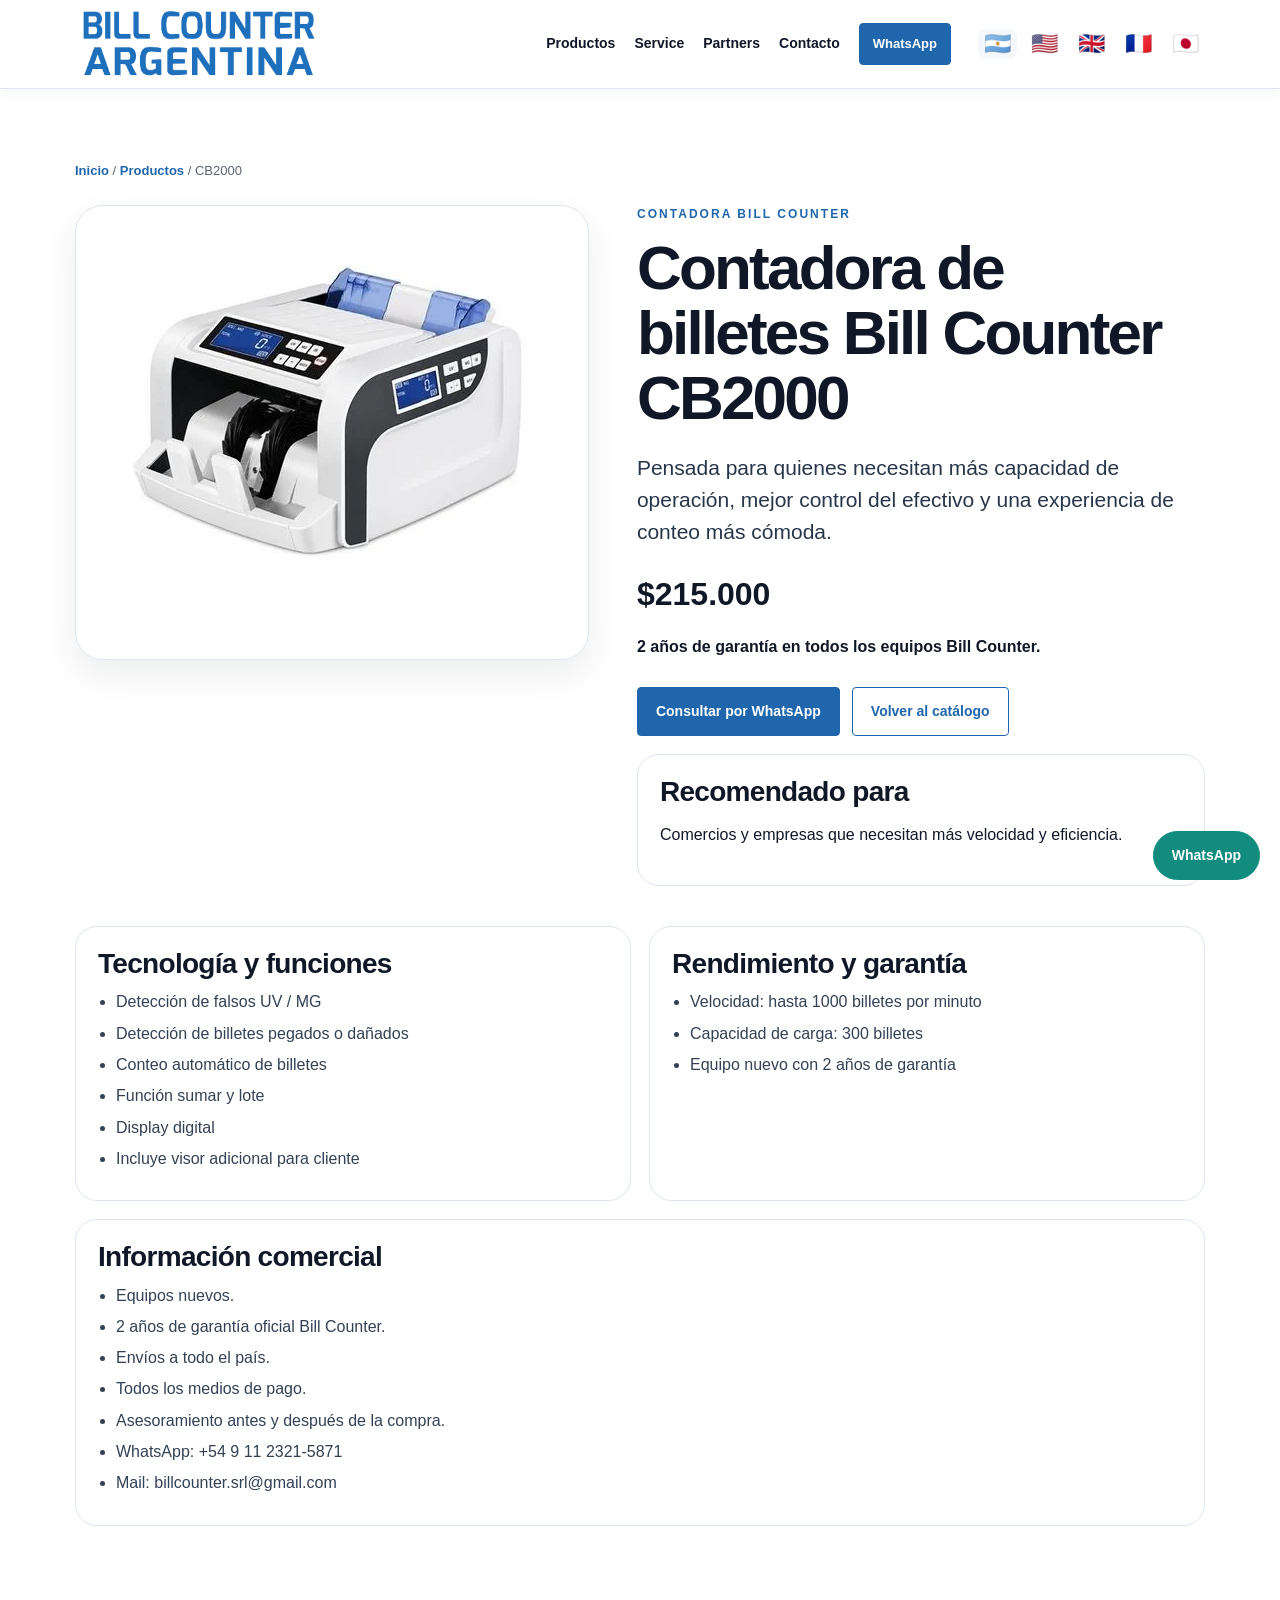
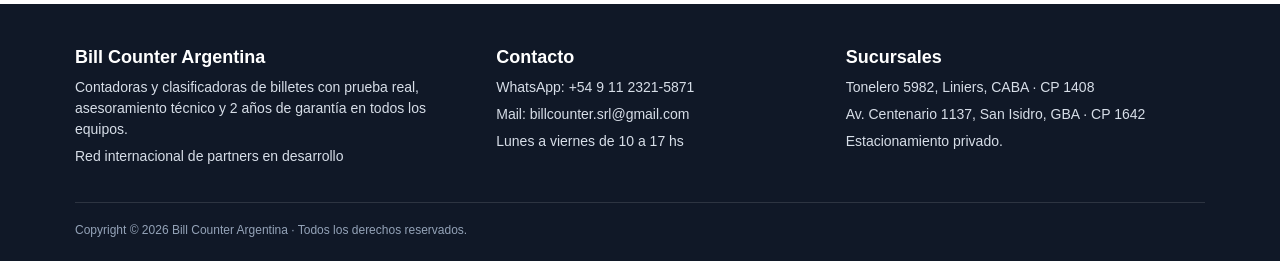
<file: productos/cb2000/index.html>
<!doctype html>
<html lang="es-AR">
<head>
  <meta charset="utf-8">
  <meta name="viewport" content="width=device-width, initial-scale=1">
  <title>Contadora de billetes Bill Counter CB2000 | Garantía oficial</title>
  <meta name="description" content="Contadora de billetes Bill Counter CB2000: Mayor capacidad de trabajo para comercios y empresas. Equipo nuevo con 2 años de garantía y soporte técnico local.">
  <link rel="canonical" href="https://www.billcounter.com.ar/productos/cb2000/">
  
    <link rel="alternate" hreflang="es-AR" href="https://www.billcounter.com.ar/">
    <link rel="alternate" hreflang="en-US" href="https://www.billcounter.com.ar/en-us/">
    <link rel="alternate" hreflang="en-GB" href="https://www.billcounter.com.ar/en-gb/">
    <link rel="alternate" hreflang="fr" href="https://www.billcounter.com.ar/fr/">
    <link rel="alternate" hreflang="ja" href="https://www.billcounter.com.ar/ja/">
    <link rel="alternate" hreflang="x-default" href="https://www.billcounter.com.ar/">
    
  <meta property="og:title" content="Contadora de billetes Bill Counter CB2000 | Bill Counter Argentina">
  <meta property="og:description" content="Contadora de billetes Bill Counter CB2000: Mayor capacidad de trabajo para comercios y empresas. Equipo nuevo con 2 años de garantía y soporte técnico local.">
  <meta property="og:type" content="website">
  <meta property="og:image" content="https://www.billcounter.com.ar/assets/img/linea-productos.webp">
  <link rel="stylesheet" href="../../assets/styles.css">
</head>
<body>

    <header class="topbar">
      <div class="container nav">
        <a class="brand" href="../../">
          <img src="../../assets/img/logo.png" alt="Bill Counter Argentina">
        </a>
        
      <nav class="navlinks" aria-label="Navegación principal">
        <a href="../../#productos">Productos</a>
        <a href="../../service/">Service</a>
        <a href="../../partners/">Partners</a>
        <a href="../../contacto/">Contacto</a>
        <a class="btn small whatsapp" href="https://wa.me/5491123215871?text=Hola%2C%20quiero%20asesoramiento%20para%20elegir%20una%20contadora%20de%20billetes." target="_blank" rel="noopener">WhatsApp</a>
        <span class="langs" aria-label="Idiomas">
          <a class="flaglink active" href="../../">🇦🇷</a>
          <a class="flaglink" href="../../en-us/">🇺🇸</a>
          <a class="flaglink" href="../../en-gb/">🇬🇧</a>
          <a class="flaglink" href="../../fr/">🇫🇷</a>
          <a class="flaglink" href="../../ja/">🇯🇵</a>
        </span>
      </nav>
    
        <div class="mobile-menu"><a href="../../#productos">Productos</a><span>·</span><a href="../../contacto/">Contacto</a><span class="mobile-flags" aria-label="Idiomas"><a class="flaglink active" href="../../">🇦🇷</a><a class="flaglink" href="../../en-us/">🇺🇸</a><a class="flaglink" href="../../en-gb/">🇬🇧</a><a class="flaglink" href="../../fr/">🇫🇷</a><a class="flaglink" href="../../ja/">🇯🇵</a></span></div>
      </div>
    </header>
    
<main class="product-detail">
  <div class="container">
    <div class="breadcrumb"><a href="../../">Inicio</a> / <a href="../">Productos</a> / CB2000</div>
    <div class="detail-grid">
      <div class="detail-gallery">
        <img src="../../assets/img/cb2000.webp" alt="Contadora de billetes Bill Counter CB2000">
      </div>
      <div class="detail-info">
        <p class="eyebrow">Contadora Bill Counter</p>
        <h1>Contadora de billetes Bill Counter CB2000</h1>
        <p class="lead">Pensada para quienes necesitan más capacidad de operación, mejor control del efectivo y una experiencia de conteo más cómoda.</p>
        <div class="detail-price">$215.000</div>
        <p><strong>2 años de garantía en todos los equipos Bill Counter.</strong></p>
        <div class="hero-actions">
          <a class="btn whatsapp" href="https://wa.me/5491123215871?text=Hola%2C%20quiero%20consultar%20por%20la%20Contadora%20Bill%20Counter%20CB2000." target="_blank" rel="noopener">Consultar por WhatsApp</a>
          <a class="btn ghost" href="../">Volver al catálogo</a>
        </div>
        <div class="detail-box">
          <h2>Recomendado para</h2>
          <p>Comercios y empresas que necesitan más velocidad y eficiencia.</p>
        </div>
        
      </div>
    </div>

    <div class="spec-grid">
      <div class="detail-box">
        <h2>Tecnología y funciones</h2>
        <ul class="list"><li>Detección de falsos UV / MG</li><li>Detección de billetes pegados o dañados</li><li>Conteo automático de billetes</li><li>Función sumar y lote</li><li>Display digital</li><li>Incluye visor adicional para cliente</li></ul>
      </div>
      <div class="detail-box">
        <h2>Rendimiento y garantía</h2>
        <ul class="list"><li>Velocidad: hasta 1000 billetes por minuto</li><li>Capacidad de carga: 300 billetes</li><li>Equipo nuevo con 2 años de garantía</li></ul>
      </div>
    </div>

    <div class="detail-box">
      <h2>Información comercial</h2>
      <ul class="list">
        <li>Equipos nuevos.</li>
        <li>2 años de garantía oficial Bill Counter.</li>
        <li>Envíos a todo el país.</li>
        <li>Todos los medios de pago.</li>
        <li>Asesoramiento antes y después de la compra.</li>
        <li>WhatsApp: +54 9 11 2321-5871</li>
        <li>Mail: billcounter.srl@gmail.com</li>
      </ul>
    </div>
  </div>
</main>

    <footer class="footer">
      <div class="container">
        <div class="footer-grid">
          <div>
            <h3>Bill Counter Argentina</h3>
            <p>Contadoras y clasificadoras de billetes con prueba real, asesoramiento técnico y 2 años de garantía en todos los equipos.</p>
            <p><a href="../../partners/">Red internacional de partners en desarrollo</a></p>
          </div>
          <div>
            <h3>Contacto</h3>
            <p>WhatsApp: <a href="https://wa.me/5491123215871?text=Hola%2C%20quiero%20consultar%20por%20Bill%20Counter.">+54 9 11 2321-5871</a></p>
            <p>Mail: <a href="mailto:billcounter.srl@gmail.com">billcounter.srl@gmail.com</a></p>
            <p>Lunes a viernes de 10 a 17 hs</p>
          </div>
          <div>
            <h3>Sucursales</h3>
            <p>Tonelero 5982, Liniers, CABA · CP 1408</p>
            <p>Av. Centenario 1137, San Isidro, GBA · CP 1642</p>
            <p>Estacionamiento privado.</p>
          </div>
        </div>
        <div class="copyright">Copyright © 2026 Bill Counter Argentina · Todos los derechos reservados.</div>
      </div>
    </footer>
    <a class="btn whatsapp fixed-wa" href="https://wa.me/5491123215871?text=Hola%2C%20quiero%20asesoramiento%20para%20elegir%20una%20contadora%20de%20billetes." target="_blank" rel="noopener">WhatsApp</a>
    </body></html>
</file>
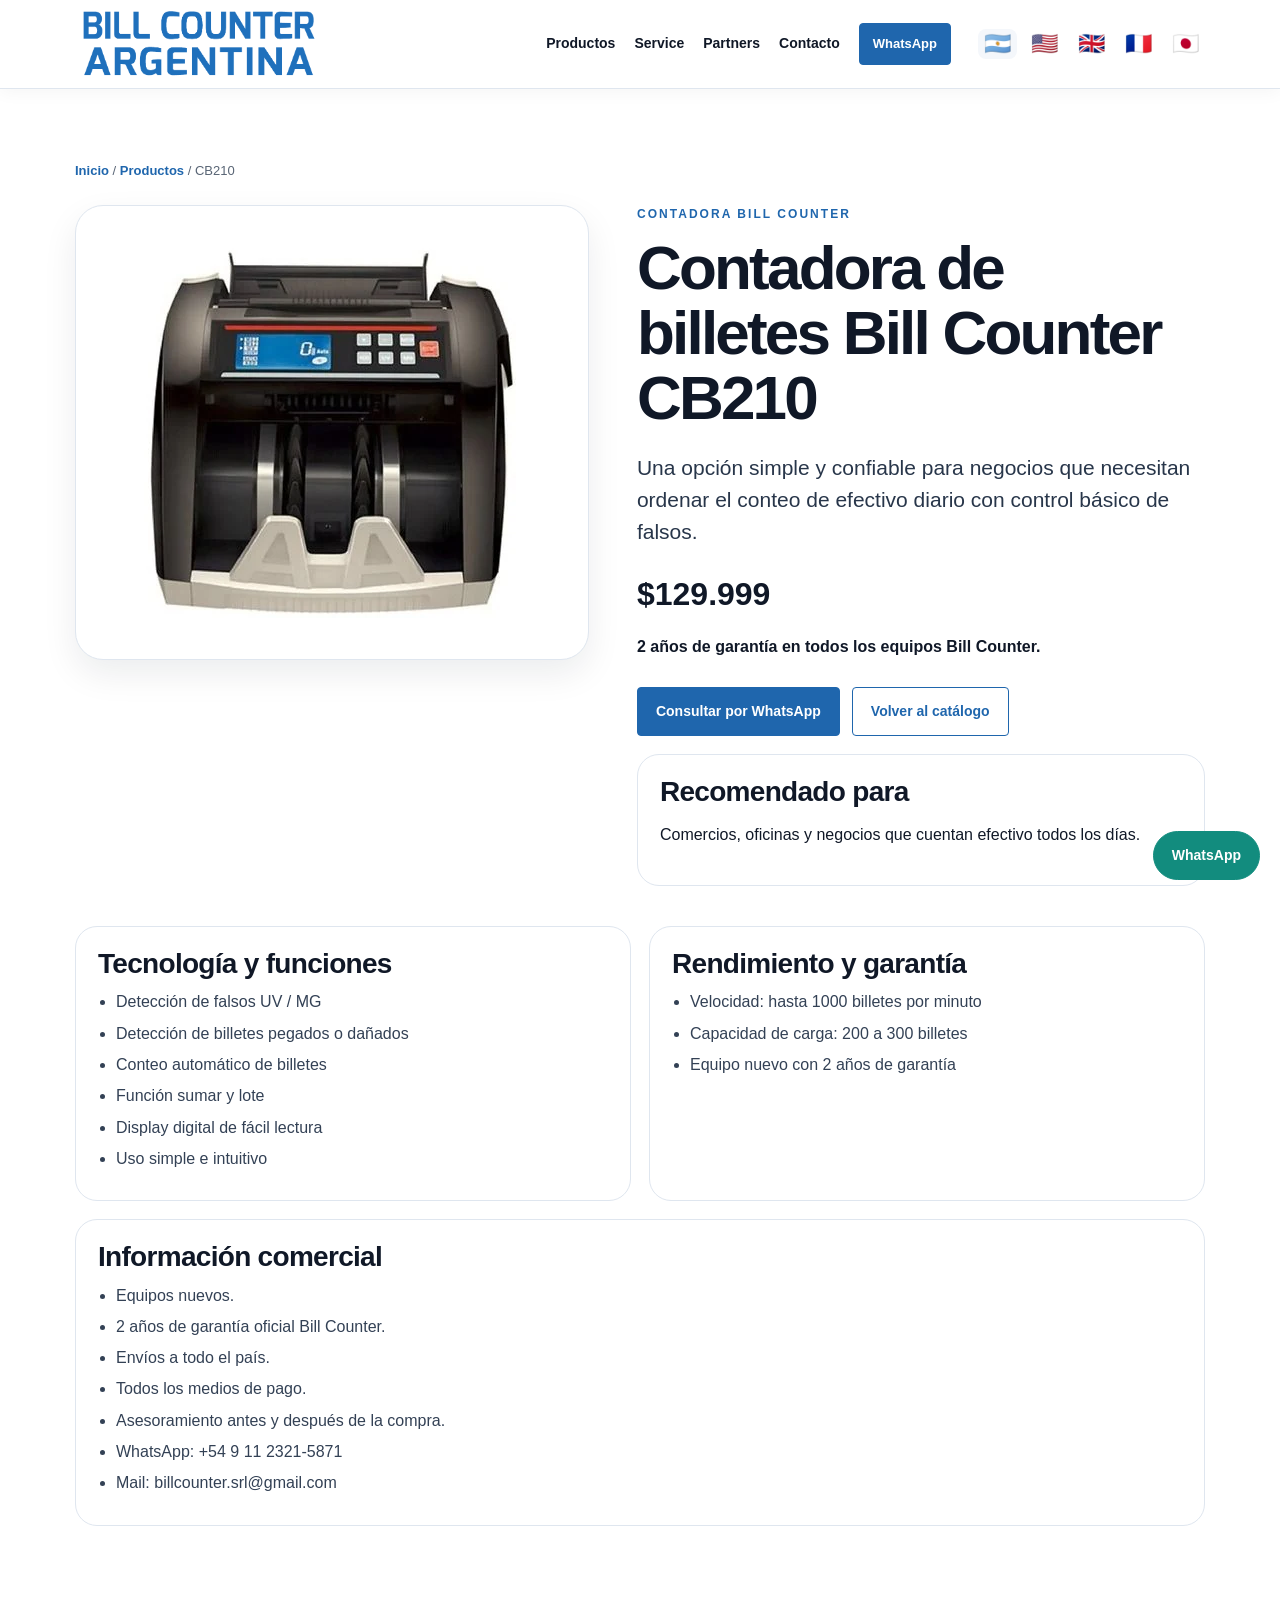
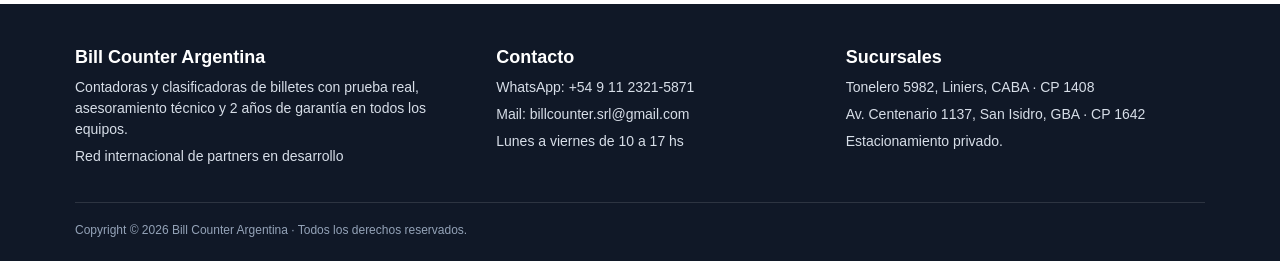
<file: productos/cb210/index.html>
<!doctype html>
<html lang="es-AR">
<head>
  <meta charset="utf-8">
  <meta name="viewport" content="width=device-width, initial-scale=1">
  <title>Contadora de billetes Bill Counter CB210 | Bill Counter Argentina</title>
  <meta name="description" content="Contadora de billetes Bill Counter CB210: Modelo práctico para conteo diario con detección UV/MG. Equipo nuevo con 2 años de garantía y soporte técnico local.">
  <link rel="canonical" href="https://www.billcounter.com.ar/productos/cb210/">
  
    <link rel="alternate" hreflang="es-AR" href="https://www.billcounter.com.ar/">
    <link rel="alternate" hreflang="en-US" href="https://www.billcounter.com.ar/en-us/">
    <link rel="alternate" hreflang="en-GB" href="https://www.billcounter.com.ar/en-gb/">
    <link rel="alternate" hreflang="fr" href="https://www.billcounter.com.ar/fr/">
    <link rel="alternate" hreflang="ja" href="https://www.billcounter.com.ar/ja/">
    <link rel="alternate" hreflang="x-default" href="https://www.billcounter.com.ar/">
    
  <meta property="og:title" content="Contadora de billetes Bill Counter CB210 | Bill Counter Argentina">
  <meta property="og:description" content="Contadora de billetes Bill Counter CB210: Modelo práctico para conteo diario con detección UV/MG. Equipo nuevo con 2 años de garantía y soporte técnico local.">
  <meta property="og:type" content="website">
  <meta property="og:image" content="https://www.billcounter.com.ar/assets/img/linea-productos.webp">
  <link rel="stylesheet" href="../../assets/styles.css">
</head>
<body>

    <header class="topbar">
      <div class="container nav">
        <a class="brand" href="../../">
          <img src="../../assets/img/logo.png" alt="Bill Counter Argentina">
        </a>
        
      <nav class="navlinks" aria-label="Navegación principal">
        <a href="../../#productos">Productos</a>
        <a href="../../service/">Service</a>
        <a href="../../partners/">Partners</a>
        <a href="../../contacto/">Contacto</a>
        <a class="btn small whatsapp" href="https://wa.me/5491123215871?text=Hola%2C%20quiero%20asesoramiento%20para%20elegir%20una%20contadora%20de%20billetes." target="_blank" rel="noopener">WhatsApp</a>
        <span class="langs" aria-label="Idiomas">
          <a class="flaglink active" href="../../">🇦🇷</a>
          <a class="flaglink" href="../../en-us/">🇺🇸</a>
          <a class="flaglink" href="../../en-gb/">🇬🇧</a>
          <a class="flaglink" href="../../fr/">🇫🇷</a>
          <a class="flaglink" href="../../ja/">🇯🇵</a>
        </span>
      </nav>
    
        <div class="mobile-menu"><a href="../../#productos">Productos</a><span>·</span><a href="../../contacto/">Contacto</a><span class="mobile-flags" aria-label="Idiomas"><a class="flaglink active" href="../../">🇦🇷</a><a class="flaglink" href="../../en-us/">🇺🇸</a><a class="flaglink" href="../../en-gb/">🇬🇧</a><a class="flaglink" href="../../fr/">🇫🇷</a><a class="flaglink" href="../../ja/">🇯🇵</a></span></div>
      </div>
    </header>
    
<main class="product-detail">
  <div class="container">
    <div class="breadcrumb"><a href="../../">Inicio</a> / <a href="../">Productos</a> / CB210</div>
    <div class="detail-grid">
      <div class="detail-gallery">
        <img src="../../assets/img/cb210.webp" alt="Contadora de billetes Bill Counter CB210">
      </div>
      <div class="detail-info">
        <p class="eyebrow">Contadora Bill Counter</p>
        <h1>Contadora de billetes Bill Counter CB210</h1>
        <p class="lead">Una opción simple y confiable para negocios que necesitan ordenar el conteo de efectivo diario con control básico de falsos.</p>
        <div class="detail-price">$129.999</div>
        <p><strong>2 años de garantía en todos los equipos Bill Counter.</strong></p>
        <div class="hero-actions">
          <a class="btn whatsapp" href="https://wa.me/5491123215871?text=Hola%2C%20quiero%20consultar%20por%20la%20Contadora%20Bill%20Counter%20CB210." target="_blank" rel="noopener">Consultar por WhatsApp</a>
          <a class="btn ghost" href="../">Volver al catálogo</a>
        </div>
        <div class="detail-box">
          <h2>Recomendado para</h2>
          <p>Comercios, oficinas y negocios que cuentan efectivo todos los días.</p>
        </div>
        
      </div>
    </div>

    <div class="spec-grid">
      <div class="detail-box">
        <h2>Tecnología y funciones</h2>
        <ul class="list"><li>Detección de falsos UV / MG</li><li>Detección de billetes pegados o dañados</li><li>Conteo automático de billetes</li><li>Función sumar y lote</li><li>Display digital de fácil lectura</li><li>Uso simple e intuitivo</li></ul>
      </div>
      <div class="detail-box">
        <h2>Rendimiento y garantía</h2>
        <ul class="list"><li>Velocidad: hasta 1000 billetes por minuto</li><li>Capacidad de carga: 200 a 300 billetes</li><li>Equipo nuevo con 2 años de garantía</li></ul>
      </div>
    </div>

    <div class="detail-box">
      <h2>Información comercial</h2>
      <ul class="list">
        <li>Equipos nuevos.</li>
        <li>2 años de garantía oficial Bill Counter.</li>
        <li>Envíos a todo el país.</li>
        <li>Todos los medios de pago.</li>
        <li>Asesoramiento antes y después de la compra.</li>
        <li>WhatsApp: +54 9 11 2321-5871</li>
        <li>Mail: billcounter.srl@gmail.com</li>
      </ul>
    </div>
  </div>
</main>

    <footer class="footer">
      <div class="container">
        <div class="footer-grid">
          <div>
            <h3>Bill Counter Argentina</h3>
            <p>Contadoras y clasificadoras de billetes con prueba real, asesoramiento técnico y 2 años de garantía en todos los equipos.</p>
            <p><a href="../../partners/">Red internacional de partners en desarrollo</a></p>
          </div>
          <div>
            <h3>Contacto</h3>
            <p>WhatsApp: <a href="https://wa.me/5491123215871?text=Hola%2C%20quiero%20consultar%20por%20Bill%20Counter.">+54 9 11 2321-5871</a></p>
            <p>Mail: <a href="mailto:billcounter.srl@gmail.com">billcounter.srl@gmail.com</a></p>
            <p>Lunes a viernes de 10 a 17 hs</p>
          </div>
          <div>
            <h3>Sucursales</h3>
            <p>Tonelero 5982, Liniers, CABA · CP 1408</p>
            <p>Av. Centenario 1137, San Isidro, GBA · CP 1642</p>
            <p>Estacionamiento privado.</p>
          </div>
        </div>
        <div class="copyright">Copyright © 2026 Bill Counter Argentina · Todos los derechos reservados.</div>
      </div>
    </footer>
    <a class="btn whatsapp fixed-wa" href="https://wa.me/5491123215871?text=Hola%2C%20quiero%20asesoramiento%20para%20elegir%20una%20contadora%20de%20billetes." target="_blank" rel="noopener">WhatsApp</a>
    </body></html>
</file>
<file: assets/styles.css>
:root{
  --blue:#166fbd;
  --blue-2:#0f5da6;
  --dark:#111827;
  --muted:#5f6b7a;
  --line:#e7edf4;
  --soft:#f5f8fc;
  --white:#fff;
  --ok:#27a366;
  --orange:#ff8a00;
  --shadow:0 18px 50px rgba(15,45,78,.11);
  --radius:20px;
}
*{box-sizing:border-box}
html{scroll-behavior:smooth}
body{
  margin:0;
  font-family: Arial, Helvetica, sans-serif;
  color:var(--dark);
  background:#fff;
  line-height:1.48;
}
a{color:inherit;text-decoration:none}
img,video{max-width:100%;display:block}
.container{width:min(1120px, calc(100% - 38px));margin:0 auto}
.topbar{
  background:#fff;
  border-bottom:1px solid var(--line);
  position:sticky;
  top:0;
  z-index:20;
  box-shadow:0 4px 16px rgba(0,0,0,.04);
}
.nav{
  min-height:88px;
  display:flex;
  align-items:center;
  justify-content:space-between;
  gap:24px;
}
.brand{
  display:flex;
  align-items:center;
  gap:14px;
}
.brand img{width:245px;height:auto}
.brand-text{font-weight:900;color:var(--blue);font-size:26px;line-height:.95;letter-spacing:.02em;display:none}
.navlinks{
  display:flex;
  align-items:center;
  gap:19px;
  font-size:14px;
  font-weight:700;
}
.navlinks a:hover{color:var(--blue)}
.langs{display:flex;align-items:center;gap:8px;margin-left:8px;font-size:22px}
.flaglink{padding:4px 6px;border-radius:8px;line-height:1;display:inline-flex;align-items:center;justify-content:center}
.flaglink.active,.flaglink:hover{background:var(--soft)}
.btn{
  display:inline-flex;
  align-items:center;
  justify-content:center;
  gap:8px;
  padding:13px 18px;
  background:var(--blue);
  color:#fff;
  border-radius:999px;
  font-weight:800;
  font-size:14px;
  border:1px solid var(--blue);
  transition:.18s ease;
  cursor:pointer;
}
.btn:hover{background:var(--blue-2);transform:translateY(-1px)}
.btn.ghost{background:#fff;color:var(--blue);border-color:#b6d2eb}
.btn.dark{background:var(--dark);border-color:var(--dark)}
.btn.whatsapp{background:#128c7e;border-color:#128c7e}
.btn.small{padding:10px 13px;font-size:13px}
.hero{
  background:
    radial-gradient(circle at 82% 10%, rgba(22,111,189,.12), transparent 36%),
    linear-gradient(180deg,#fff 0%,#f7fbff 100%);
  padding:72px 0 56px;
}
.hero-grid{
  display:grid;
  grid-template-columns:1.03fr .97fr;
  gap:44px;
  align-items:center;
}
.eyebrow{
  color:var(--blue);
  font-weight:900;
  text-transform:uppercase;
  letter-spacing:.10em;
  font-size:13px;
  margin:0 0 12px;
}
h1,h2,h3{margin:0;color:var(--dark);line-height:1.05}
h1{
  font-size:clamp(40px,6vw,76px);
  letter-spacing:-.045em;
}
h1 span{color:var(--blue)}
.lead{
  font-size:clamp(18px,2.3vw,23px);
  color:#334155;
  margin:22px 0 0;
  max-width:720px;
}
.hero-actions{display:flex;flex-wrap:wrap;gap:12px;margin-top:28px}
.trust-row{
  display:grid;
  grid-template-columns:repeat(3,1fr);
  gap:12px;
  margin-top:28px;
}
.trust-card{
  background:#fff;
  border:1px solid var(--line);
  border-radius:16px;
  padding:15px 14px;
  box-shadow:0 8px 24px rgba(15,45,78,.06);
  font-weight:800;
  color:#24364d;
}
.trust-card strong{display:block;color:var(--blue);font-size:24px;line-height:1}
.hero-media{
  background:#fff;
  border:1px solid var(--line);
  border-radius:28px;
  padding:24px;
  box-shadow:var(--shadow);
}
.hero-media img{border-radius:18px}
.notice{
  background:var(--blue);
  color:#fff;
  padding:16px 0;
  text-align:center;
  font-weight:900;
  letter-spacing:.01em;
}
.section{padding:74px 0}
.section.soft{background:var(--soft)}
.section-head{
  display:flex;
  align-items:end;
  justify-content:space-between;
  gap:24px;
  margin-bottom:28px;
}
.section-head p{max-width:610px;margin:0;color:var(--muted)}
h2{
  font-size:clamp(30px,4.6vw,50px);
  letter-spacing:-.035em;
}
h2 .blue{color:var(--blue)}
.product-grid{
  display:grid;
  grid-template-columns:repeat(3,1fr);
  gap:20px;
}
.product-card{
  background:#fff;
  border:1px solid var(--line);
  border-radius:22px;
  overflow:hidden;
  box-shadow:0 10px 28px rgba(15,45,78,.06);
  display:flex;
  flex-direction:column;
  min-height:100%;
}
.product-card:hover{box-shadow:var(--shadow);transform:translateY(-2px);transition:.18s ease}
.product-img{
  height:230px;
  display:flex;
  align-items:center;
  justify-content:center;
  padding:22px;
  background:linear-gradient(180deg,#fff,#f8fbff);
}
.product-img img{max-height:190px;object-fit:contain}
.card-body{padding:20px;display:flex;flex-direction:column;gap:11px;flex:1}
.badge{
  width:max-content;
  background:#e8f3ff;
  color:var(--blue);
  font-weight:900;
  padding:6px 10px;
  border-radius:999px;
  font-size:12px;
}
.badge.offer{background:#fff2e3;color:#ba5900}
.product-title{
  color:#172033;
  font-size:20px;
  line-height:1.15;
  font-weight:900;
}
.product-short{color:var(--muted);font-size:14px;margin:0}
.price{font-size:23px;font-weight:900;color:#111827;margin-top:auto}
.old-price{font-size:13px;color:#6b7280;text-decoration:line-through;margin-right:7px}
.card-actions{display:flex;gap:9px;flex-wrap:wrap;margin-top:4px}
.split{
  display:grid;
  grid-template-columns:.92fr 1.08fr;
  gap:42px;
  align-items:center;
}
.video-box{
  border-radius:24px;
  overflow:hidden;
  box-shadow:var(--shadow);
  border:1px solid var(--line);
  background:#000;
}
.copy p{color:#4b5563;font-size:17px}
.checks{
  display:grid;
  grid-template-columns:repeat(2,1fr);
  gap:15px;
  margin-top:22px;
}
.check{
  background:#fff;
  border:1px solid var(--line);
  border-radius:16px;
  padding:16px;
  font-weight:800;
}
.check span{color:var(--ok);margin-right:7px}
.steps{
  display:grid;
  grid-template-columns:repeat(3,1fr);
  gap:18px;
}
.step{
  background:#fff;
  border:1px solid var(--line);
  border-radius:20px;
  padding:22px;
  min-height:178px;
}
.step-num{
  width:42px;height:42px;border-radius:50%;background:var(--blue);color:#fff;
  display:flex;align-items:center;justify-content:center;font-weight:900;margin-bottom:14px;
}
.step h3{font-size:22px;margin-bottom:8px}
.step p{color:var(--muted);margin:0}
.cta-band{
  background:linear-gradient(135deg,var(--blue),#0d3f73);
  color:#fff;
  border-radius:28px;
  padding:36px;
  display:grid;
  grid-template-columns:1fr auto;
  gap:28px;
  align-items:center;
}
.cta-band h2{color:#fff}
.cta-band p{color:#eaf4ff;margin:12px 0 0;font-size:17px}
.footer{
  background:#111827;
  color:#d7dee8;
  padding:44px 0 22px;
}
.footer-grid{
  display:grid;
  grid-template-columns:1.2fr .8fr .8fr;
  gap:26px;
}
.footer h3{color:#fff;margin-bottom:10px;font-size:18px}
.footer p,.footer a{color:#d7dee8;margin:6px 0;font-size:14px}
.footer a:hover{color:#fff}
.copyright{border-top:1px solid rgba(255,255,255,.12);margin-top:28px;padding-top:18px;font-size:12px;color:#94a3b8}
.breadcrumb{font-size:13px;color:var(--muted);margin:24px 0}
.breadcrumb a{color:var(--blue);font-weight:800}
.product-detail{
  padding:48px 0 78px;
}
.detail-grid{
  display:grid;
  grid-template-columns:.95fr 1.05fr;
  gap:48px;
  align-items:start;
}
.detail-gallery{
  background:#fff;
  border:1px solid var(--line);
  border-radius:28px;
  box-shadow:var(--shadow);
  padding:28px;
}
.detail-gallery img{margin:auto;max-height:470px;object-fit:contain}
.detail-info h1{font-size:clamp(36px,5vw,62px)}
.detail-price{font-size:32px;font-weight:900;margin:22px 0 8px}
.detail-box{
  border:1px solid var(--line);
  border-radius:22px;
  padding:22px;
  margin-top:18px;
  background:#fff;
}
.detail-box h2{font-size:28px;margin-bottom:12px}
.list{
  margin:0;
  padding-left:18px;
}
.list li{margin:7px 0;color:#334155}
.spec-grid{
  display:grid;
  grid-template-columns:repeat(2,1fr);
  gap:18px;
  margin-top:22px;
}
.fixed-wa{
  position:fixed;
  right:20px;
  bottom:20px;
  z-index:30;
  box-shadow:0 12px 28px rgba(18,140,126,.25);
}
.lang-hero{
  padding:66px 0 44px;
  background:linear-gradient(180deg,#fff,#f7fbff);
}
.lang-box{
  background:#fff;
  border:1px solid var(--line);
  border-radius:24px;
  box-shadow:var(--shadow);
  padding:28px;
}
.partner-grid{
  display:grid;
  grid-template-columns:repeat(2,1fr);
  gap:20px;
}
.partner-card{
  background:#fff;
  border:1px solid var(--line);
  border-radius:20px;
  padding:22px;
}
.partner-card h3{font-size:24px;margin-bottom:10px}
.partner-card p{color:var(--muted)}
.table{
  width:100%;
  border-collapse:collapse;
  background:#fff;
  border:1px solid var(--line);
  border-radius:18px;
  overflow:hidden;
  display:table;
}
.table th,.table td{border-bottom:1px solid var(--line);padding:13px 14px;text-align:left;font-size:14px}
.table th{background:#f7fbff;color:#24364d;font-weight:900}
.mobile-menu{display:none}
@media (max-width:920px){
  .nav{min-height:76px}
  .brand img{width:210px}
  .navlinks{display:none}
  .mobile-menu{display:flex;align-items:center;gap:8px;font-size:14px}
  .hero-grid,.split,.detail-grid,.footer-grid,.cta-band{grid-template-columns:1fr}
  .hero{padding:45px 0 42px}
  .trust-row,.product-grid,.steps,.checks,.spec-grid,.partner-grid{grid-template-columns:1fr}
  .product-img{height:210px}
  .section{padding:54px 0}
  .section-head{display:block}
  .section-head p{margin-top:12px}
  .fixed-wa{right:14px;bottom:14px}
}
@media (max-width:560px){
  .container{width:min(100% - 28px,1120px)}
  h1{font-size:40px}
  .brand img{width:190px}
  .hero-actions .btn{width:100%}
  .detail-info .btn{width:100%}
  .cta-band{padding:26px}
}

/* v2 refinements */
.price-offer{
  display:flex;
  flex-direction:column;
  align-items:flex-start;
  gap:2px;
  line-height:1.1;
}
.price-before{
  font-size:13px;
  color:#6b7280;
  font-weight:800;
}
.price-before s{ text-decoration:line-through; }
.price-now{
  font-size:23px;
  font-weight:900;
  color:#111827;
}
.detail-price-offer{
  display:flex;
  flex-direction:column;
  align-items:flex-start;
  gap:4px;
}
.detail-price-offer .price-before{font-size:15px}
.detail-price-offer .price-now{font-size:34px}


/* v3 mobile refinements */
.mobile-flags{display:none}
@media (max-width:920px){
  .nav{gap:10px}
  .mobile-menu{justify-content:flex-end;flex-wrap:wrap;line-height:1.1}
  .mobile-menu .mobile-flags{display:inline-flex;align-items:center;gap:2px;margin-left:4px}
  .mobile-menu .mobile-flags .flaglink{font-size:13px;padding:2px 2px}
  .hero-media{padding:16px;border-radius:22px}
  .notice{font-size:14px;padding:13px 14px}
}
@media (max-width:560px){
  .nav{min-height:64px;gap:8px}
  .brand img{width:140px}
  .mobile-menu{font-size:12px;gap:4px;max-width:172px}
  .hero{padding:34px 0 34px}
  h1{font-size:34px;letter-spacing:-.035em}
  .lead{font-size:16px}
  .trust-card{padding:12px 12px;border-radius:14px;font-size:13px}
  .trust-card strong{font-size:20px}
  .section{padding:42px 0}
  .section-head{margin-bottom:20px}
  .product-img{height:178px;padding:16px}
  .product-img img{max-height:150px}
  .card-body{padding:16px;gap:9px}
  .product-title{font-size:17px}
  .product-short{font-size:13px}
  .price{font-size:20px}
  .btn.small{padding:9px 11px;font-size:12px}
  .detail-box{padding:18px}
}


/* v4 formal / corporate refinement */
:root{
  --blue:#1f66ad;
  --blue-2:#114f8b;
  --dark:#101827;
  --muted:#596575;
  --line:#dfe6ef;
  --soft:#f4f7fb;
  --ok:#1b7f64;
  --shadow:0 14px 34px rgba(16,24,39,.08);
  --radius:12px;
}
body{background:#fff;color:#101827;line-height:1.52}
.container{width:min(1130px, calc(100% - 44px));}
.topbar.corporate-header{position:relative;box-shadow:0 2px 10px rgba(16,24,39,.05);border-bottom:1px solid #dfe6ef;background:#fff;}
.header-main{min-height:124px;display:flex;align-items:center;justify-content:space-between;gap:36px;}
.header-main .brand img{width:330px;max-width:42vw;}
.header-right{display:flex;flex-direction:column;align-items:flex-end;gap:10px;text-align:right;}
.header-lang{display:flex;gap:10px;font-size:26px;}
.header-claim{font-size:17px;font-weight:800;letter-spacing:.01em;margin:0;color:#111827;text-transform:uppercase;}
.header-cta{border-radius:2px;min-width:292px;background:#1f5f9f;border-color:#173f6e;text-transform:uppercase;font-size:12px;letter-spacing:.04em;}
.nav-strip{background:#0f3154;border-top:1px solid #0a2542;}
.nav-strip .corporate-navlinks{height:46px;display:flex;align-items:center;justify-content:center;gap:32px;color:#fff;font-size:13px;text-transform:uppercase;letter-spacing:.05em;}
.nav-strip a:hover{color:#d8ecff;}
.btn{border-radius:4px;background:#1f66ad;border-color:#1f66ad;box-shadow:none;text-transform:none;}
.btn:hover{background:#114f8b;transform:none;}
.btn.ghost{border-color:#1f66ad;color:#1f66ad;background:#fff;}
.btn.whatsapp{background:#1f66ad;border-color:#1f66ad;}
.fixed-wa{background:#128c7e!important;border-color:#128c7e!important;border-radius:999px;}
.corporate-hero{background:#fff;padding:64px 0 54px;border-bottom:1px solid var(--line);}
.corporate-hero .hero-grid{grid-template-columns:1.05fr .95fr;gap:52px;}
.hero-copy h1{font-size:clamp(38px,5.1vw,66px);letter-spacing:-.035em;max-width:760px;}
.hero-copy h1 span{color:inherit;}
.lead{font-size:clamp(17px,1.75vw,21px);color:#28364a;max-width:760px;}
.eyebrow{font-size:12px;letter-spacing:.17em;color:#1f66ad;}
.corporate-media{border-radius:4px;border:1px solid #dbe4ef;padding:34px;box-shadow:0 18px 42px rgba(16,24,39,.08);}
.corporate-media img{border-radius:0;}
.corporate-proof{display:grid;grid-template-columns:repeat(3,1fr);gap:0;margin-top:34px;border:1px solid var(--line);background:#fff;max-width:840px;}
.corporate-proof span{padding:16px 18px;border-right:1px solid var(--line);font-weight:800;font-size:14px;color:#27384d;}
.corporate-proof span:last-child{border-right:0;}
.notice{background:#1f66ad;padding:14px 20px;font-size:15px;letter-spacing:.02em;}
.section{padding:72px 0;}
.compact-section{padding:66px 0;}
.section.soft{background:#f4f7fb;}
.formal-head{align-items:flex-start;border-bottom:1px solid var(--line);padding-bottom:22px;margin-bottom:30px;}
.formal-head h2{max-width:660px;}
h2{font-size:clamp(30px,3.9vw,48px);letter-spacing:-.025em;}
.product-grid.formal-grid{gap:18px;}
.product-card{border-radius:6px;border:1px solid #dbe3ee;box-shadow:0 7px 22px rgba(16,24,39,.05);}
.product-card:hover{box-shadow:0 14px 30px rgba(16,24,39,.09);transform:none;}
.product-img{height:238px;background:#fff;border-bottom:1px solid #eef2f7;}
.product-title{font-size:19px;line-height:1.2;color:#101827;}
.badge{border-radius:2px;background:#eef5fc;color:#1f66ad;text-transform:uppercase;letter-spacing:.06em;font-size:10px;padding:5px 8px;}
.badge.offer{background:#fff0df;color:#9b4c00;}
.product-short{font-size:14px;color:#596575;}
.price,.price-now{font-size:22px;color:#101827;}
.card-actions .btn.small{border-radius:3px;padding:10px 14px;}
.institutional{border-top:1px solid var(--line);border-bottom:1px solid var(--line);}
.institution-grid{grid-template-columns:1.04fr .96fr;}
.office-card{background:#fff;border:1px solid var(--line);padding:12px;box-shadow:0 12px 32px rgba(16,24,39,.08);}
.office-card img{width:100%;height:auto;}
.institutional-copy p{font-size:17px;}
.institution-list{display:grid;grid-template-columns:1fr 1fr;gap:10px;margin-top:24px;}
.institution-list div{background:#fff;border:1px solid var(--line);padding:13px 14px;font-weight:800;font-size:14px;}
.values-section{padding:46px 0;border-bottom:1px solid var(--line);}
.values-grid{display:grid;grid-template-columns:repeat(3,1fr);border:1px solid var(--line);background:#fff;}
.value-item{padding:26px 24px;border-right:1px solid var(--line);}
.value-item:last-child{border-right:0;}
.value-item h3{font-size:22px;margin-bottom:10px;color:#101827;}
.value-item p{margin:0;color:#596575;}
.formal-video{border-radius:4px;}
.check{border-radius:4px;box-shadow:none;}
.check span{color:#1f66ad;font-weight:900;}
.formal-steps .step{border-radius:4px;box-shadow:none;}
.step-num{background:#1f66ad;border-radius:3px;}
.formal-info{border-radius:4px;box-shadow:0 10px 28px rgba(16,24,39,.05);}
.formal-cta{border-radius:4px;background:#0f3154;}
.formal-cta .btn.dark{background:#fff;color:#0f3154;border-color:#fff;border-radius:3px;min-width:230px;}
.footer{background:#101827;}
.footer-grid{grid-template-columns:1.1fr .9fr 1fr;}
.mobile-menu{display:none;}
@media (max-width:920px){
  .header-main{min-height:auto;padding:24px 0;align-items:flex-start;}
  .header-main .brand img{width:255px;max-width:58vw;}
  .header-right{gap:8px;}
  .header-claim{font-size:13px;max-width:280px;}
  .header-cta{min-width:0;padding:10px 14px;font-size:11px;}
  .nav-strip .corporate-navlinks{height:auto;min-height:42px;gap:16px;flex-wrap:wrap;padding:11px 0;font-size:11px;}
  .corporate-hero .hero-grid,.institution-grid,.values-grid{grid-template-columns:1fr;}
  .corporate-proof{grid-template-columns:1fr;}
  .corporate-proof span{border-right:0;border-bottom:1px solid var(--line);}
  .corporate-proof span:last-child{border-bottom:0;}
  .institution-list{grid-template-columns:1fr;}
  .value-item{border-right:0;border-bottom:1px solid var(--line);}
  .value-item:last-child{border-bottom:0;}
  .product-grid.formal-grid{grid-template-columns:repeat(2,1fr);}
}
@media (max-width:560px){
  .container{width:min(100% - 28px,1130px);}
  .header-main{display:block;text-align:center;padding:22px 0;}
  .header-main .brand{justify-content:center;}
  .header-main .brand img{width:255px;max-width:86vw;margin:0 auto;}
  .header-right{align-items:center;text-align:center;margin-top:16px;}
  .header-claim{font-size:12px;max-width:320px;}
  .header-cta{width:100%;max-width:330px;}
  .nav-strip .corporate-navlinks{gap:12px;font-size:10px;}
  .corporate-hero{padding:38px 0 34px;}
  .hero-copy h1{font-size:34px;}
  .lead{font-size:16px;}
  .corporate-media{padding:20px;}
  .hero-actions .btn{width:100%;}
  .product-grid.formal-grid{grid-template-columns:1fr;}
  .product-img{height:194px;}
  .section,.compact-section{padding:46px 0;}
  .formal-head{padding-bottom:18px;margin-bottom:22px;}
  .values-section{padding:34px 0;}
  .cta-band{padding:26px 20px;}
  .formal-cta .btn.dark{width:100%;}
}


/* v5 flags refinements */
.header-lang .flaglink{font-size:26px;padding:4px 6px;}
.langs .flaglink{font-size:22px;}
@media (max-width:920px){
  .topbar:not(.corporate-header) .mobile-menu{display:flex!important;align-items:center;gap:8px;font-size:14px;justify-content:flex-end;flex-wrap:wrap;line-height:1.1;}
  .topbar:not(.corporate-header) .mobile-menu .mobile-flags{display:inline-flex;align-items:center;gap:4px;margin-left:6px;}
  .topbar:not(.corporate-header) .mobile-menu .mobile-flags .flaglink{font-size:17px;padding:2px 3px;}
  .topbar:not(.corporate-header) .brand img{width:180px;}
  .topbar:not(.corporate-header) .nav{min-height:72px;}
  .langs{font-size:20px;}
}
@media (max-width:560px){
  .header-lang{font-size:24px;gap:8px;justify-content:center;}
  .header-lang .flaglink{font-size:24px;padding:3px 5px;}
  .topbar:not(.corporate-header) .mobile-menu{font-size:12px;gap:4px;max-width:none;}
  .topbar:not(.corporate-header) .mobile-menu .mobile-flags .flaglink{font-size:16px;padding:2px 2px;}
}
</file>
